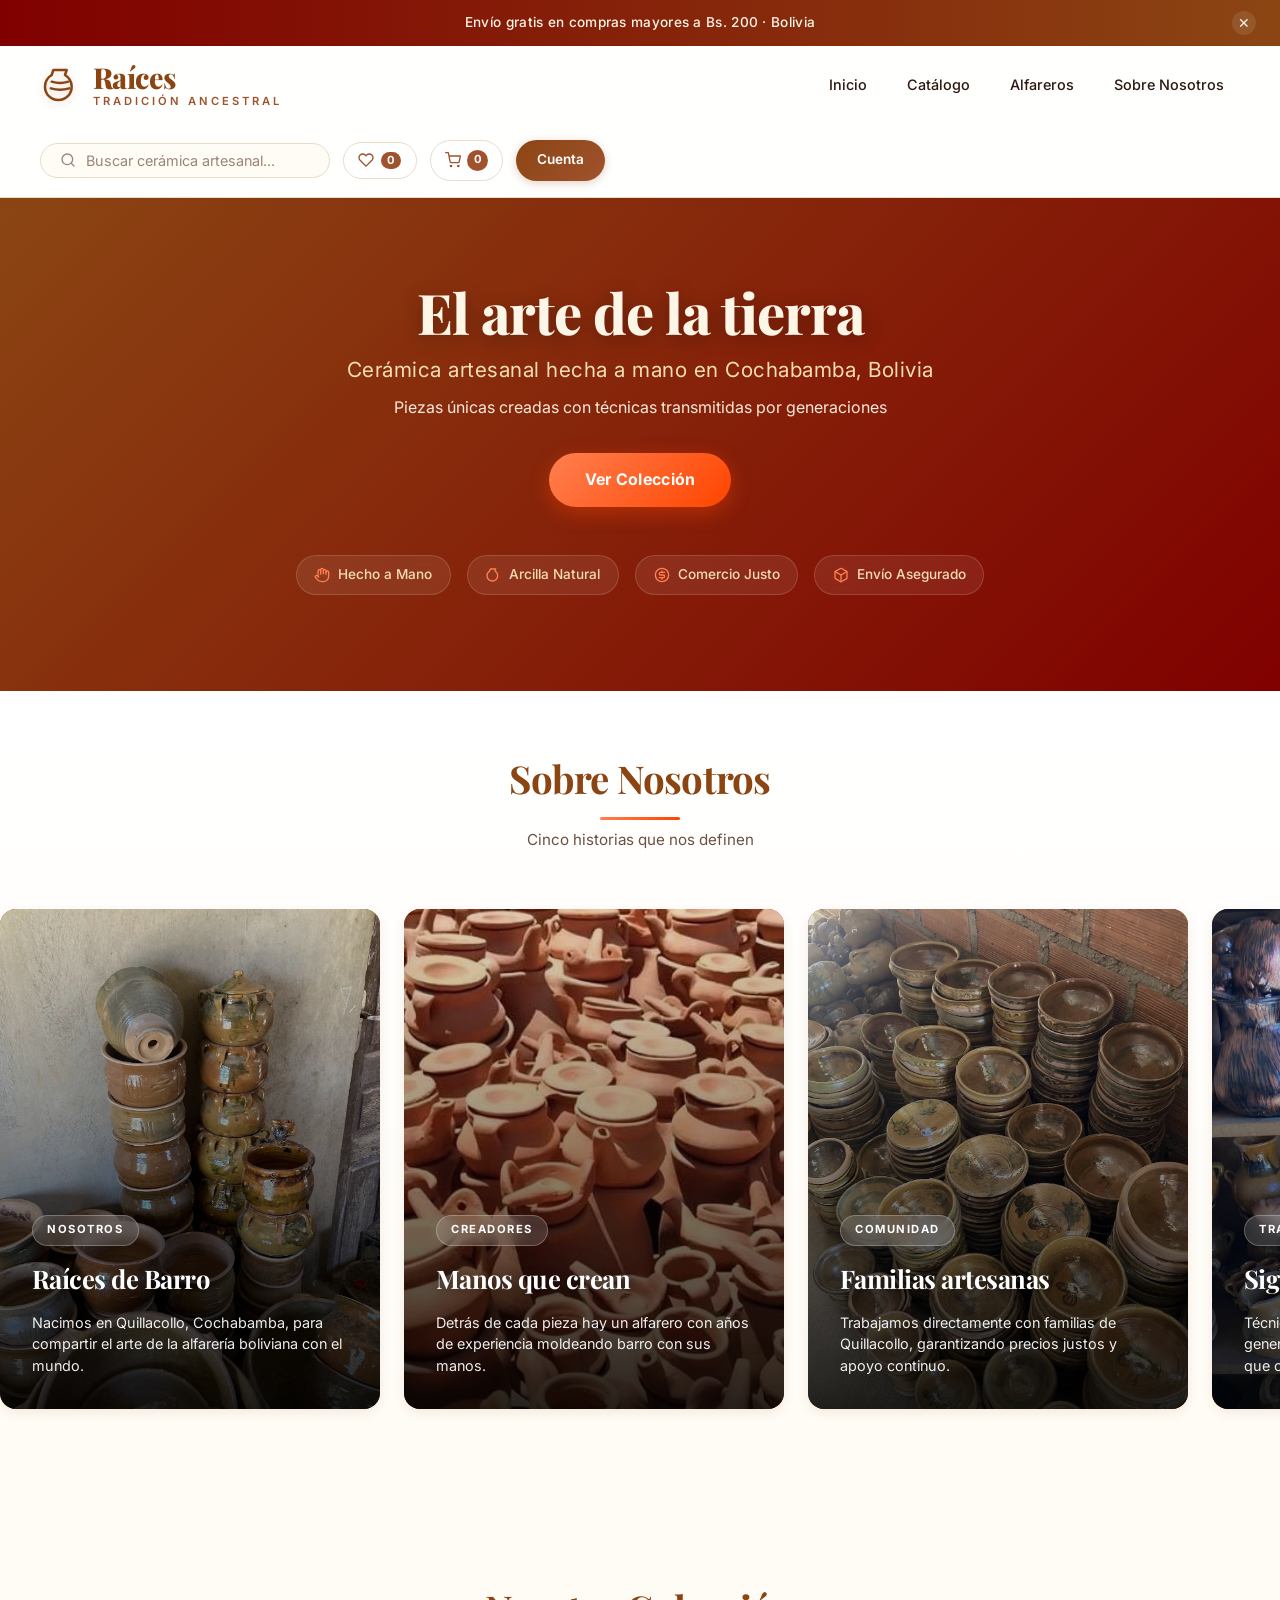
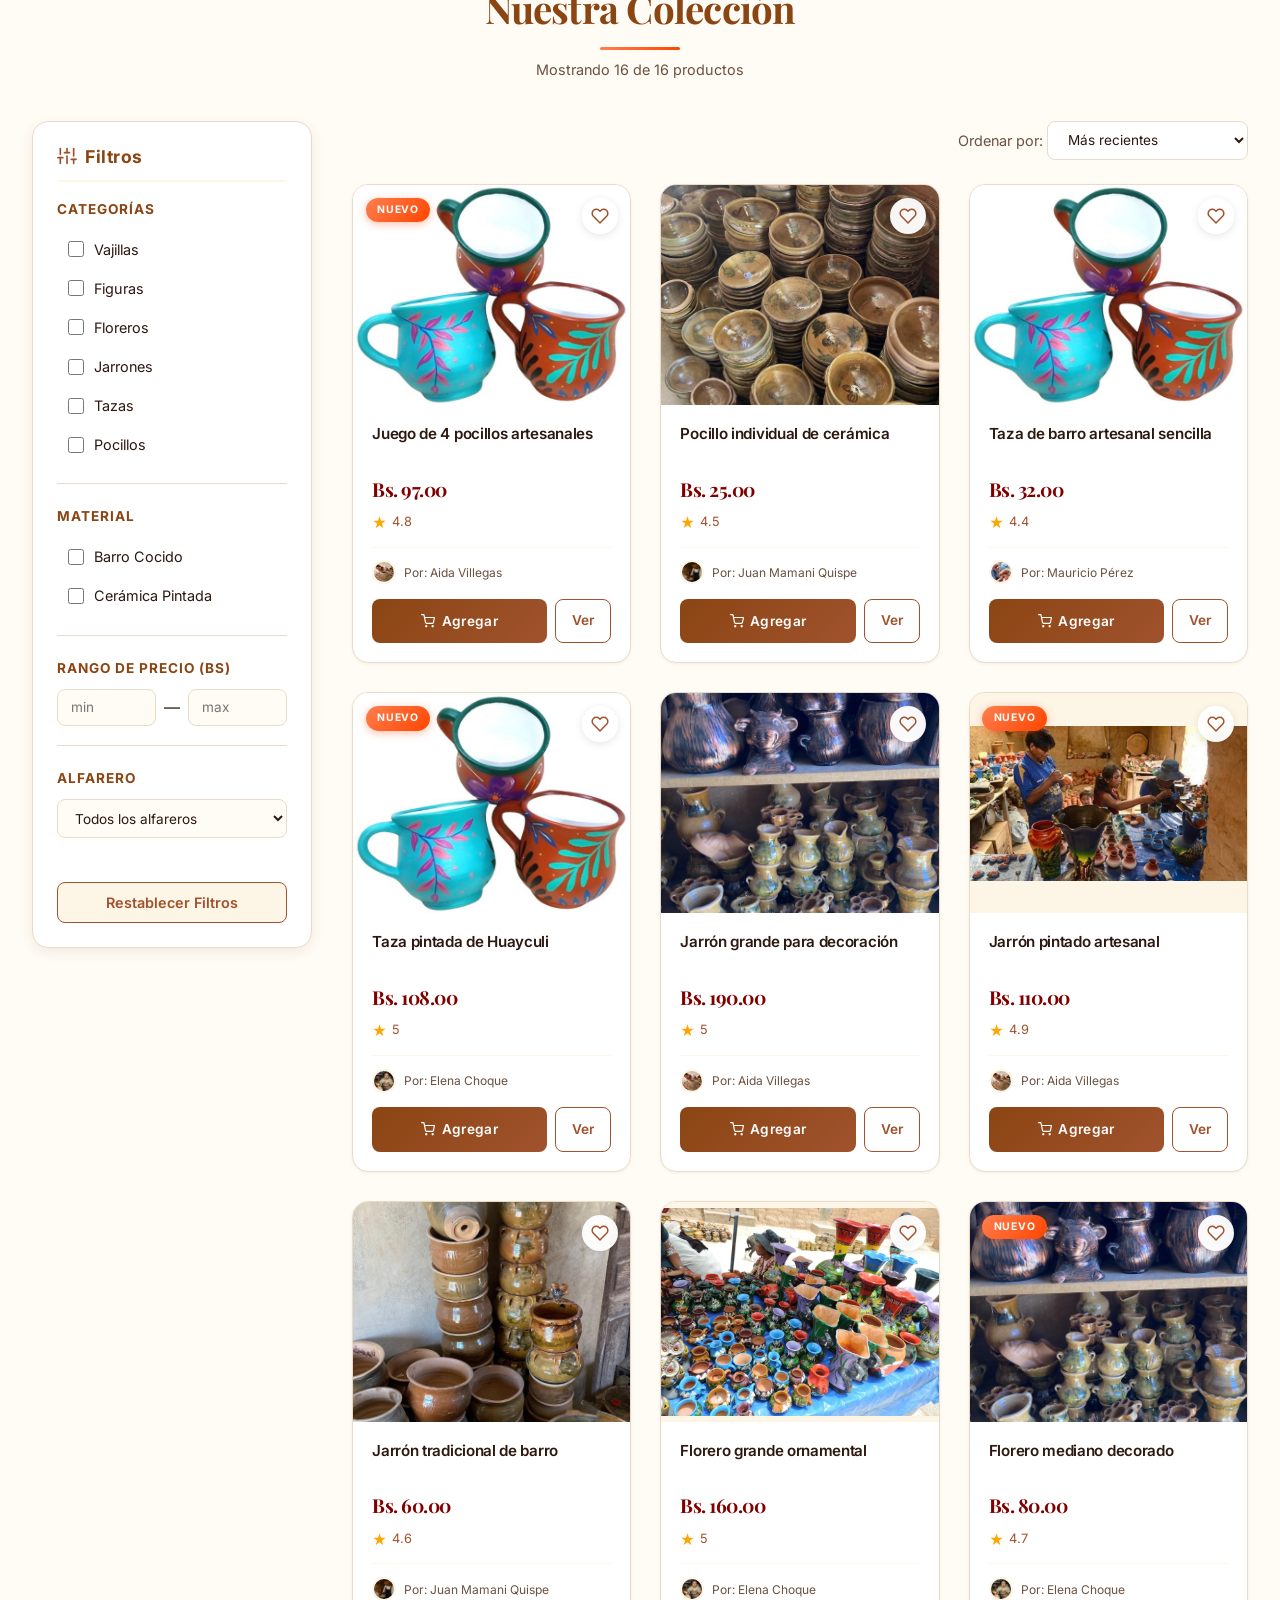
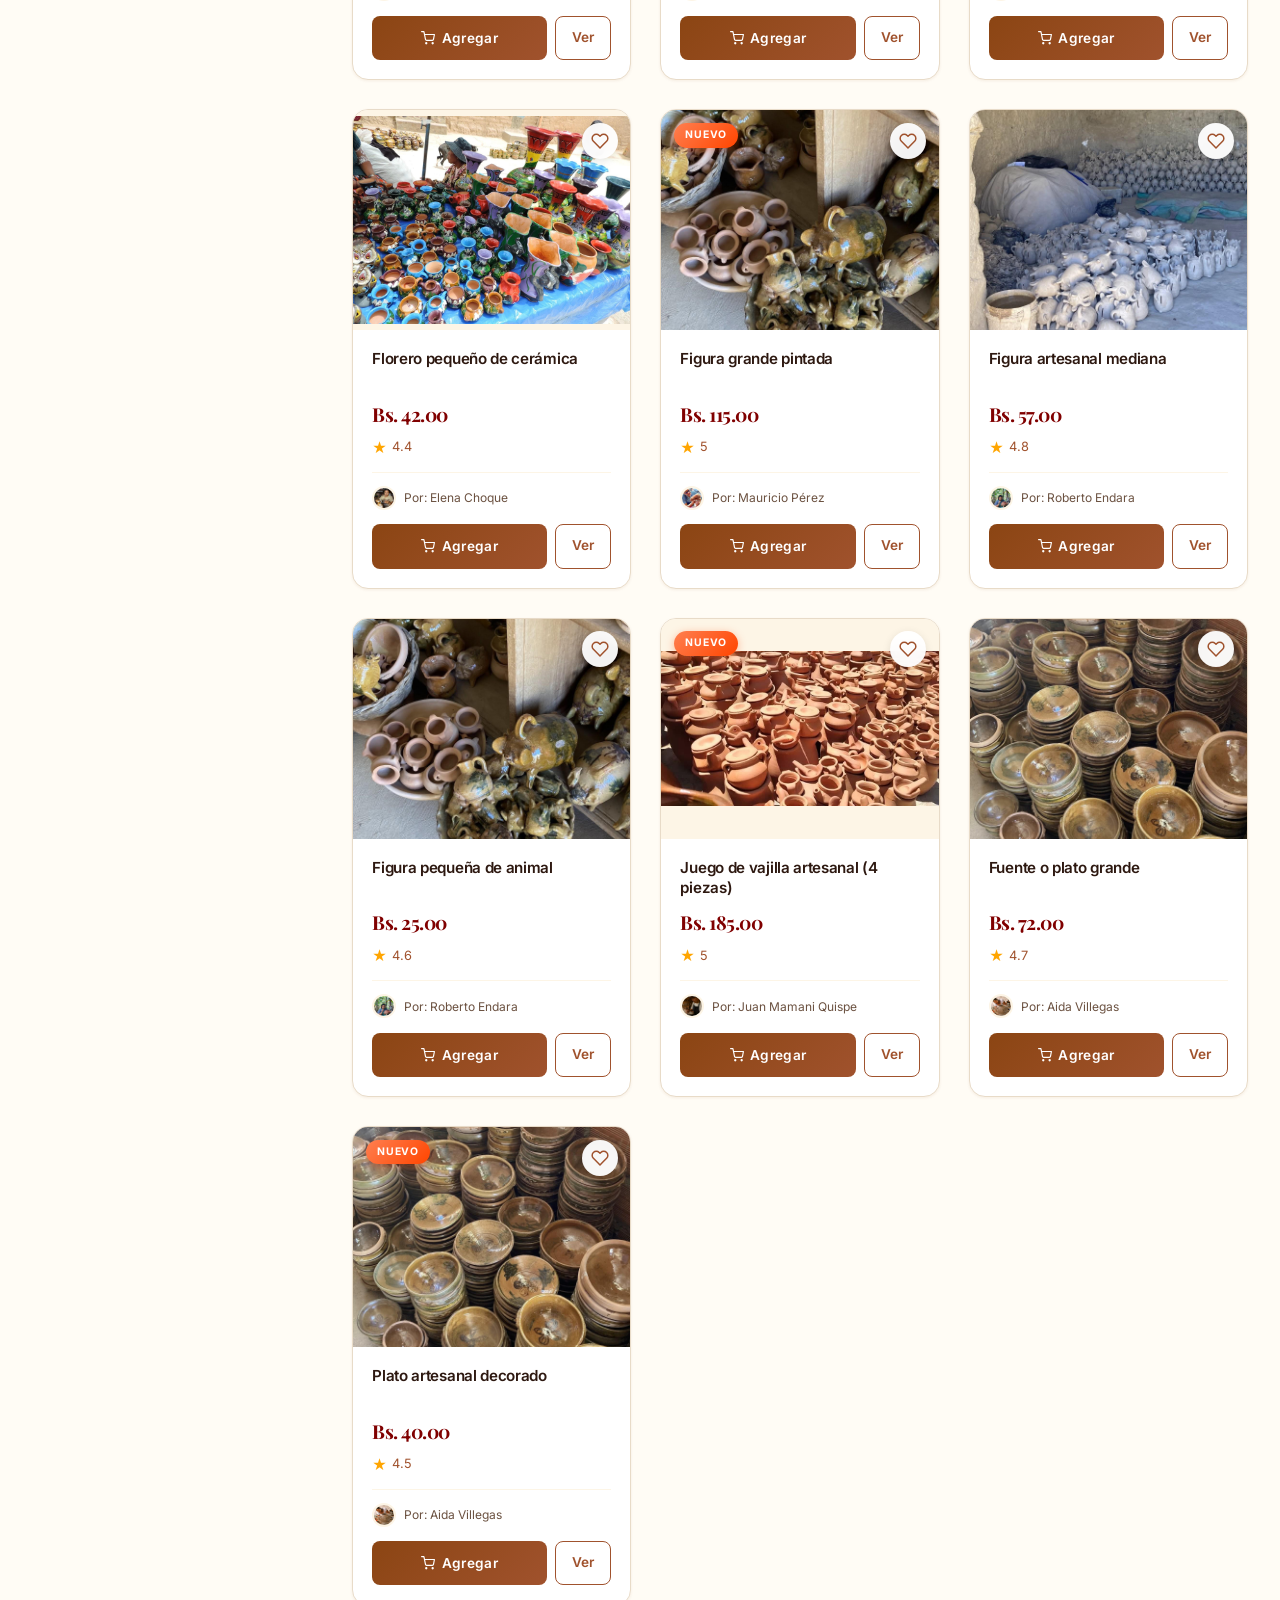
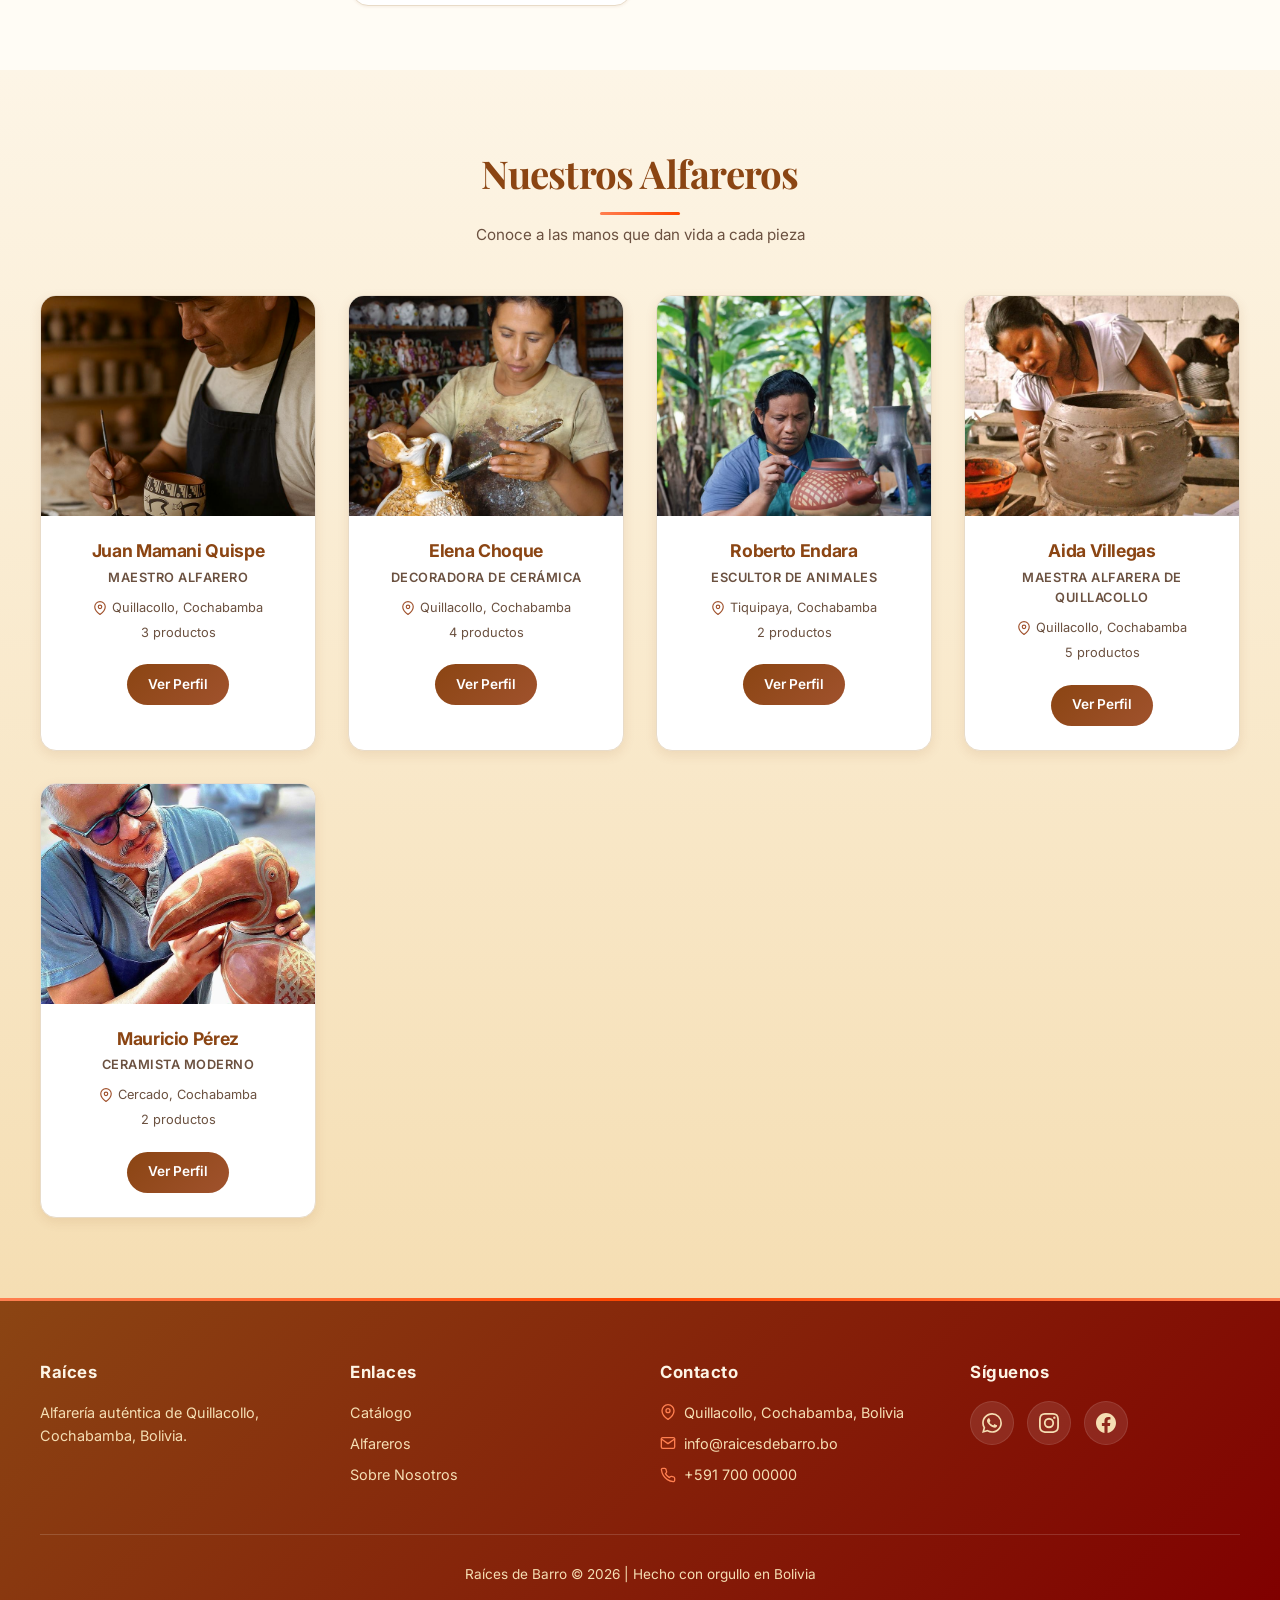
<file: index.html>
<!DOCTYPE html>
<html lang="es">
<head>
    <meta charset="UTF-8">
    <meta name="viewport" content="width=device-width, initial-scale=1.0">
    <title>Raíces de Barro| Alfarería de Quillacollo</title>
    <meta name="description" content="Cerámica artesanal boliviana hecha a mano en Quillacollo, Cochabamba. Vajillas, figuras, floreros, jarrones, tazas y pocillos.">
    <link rel="preconnect" href="https://fonts.googleapis.com">
    <link rel="preconnect" href="https://fonts.gstatic.com" crossorigin>
    <link href="https://fonts.googleapis.com/css2?family=Inter:wght@400;500;600;700;800&family=Playfair+Display:wght@600;700;800&display=swap" rel="stylesheet">
    <link rel="stylesheet" href="css/style.css">
</head>
<body>

    <!-- ===== BARRA SUPERIOR ===== -->
    <div class="top-bar">
        <span>Envío gratis en compras mayores a Bs. 200 · Bolivia</span>
        <button type="button" class="top-bar-close" id="cerrar-topbar" aria-label="Cerrar barra">✕</button>
    </div>

    <!-- ===== HEADER ===== -->
    <header class="header">
        <div class="header-izquierda">
            <a href="index.html" class="logo" aria-label="Raíces de Barro, ir al inicio">
                <svg class="logo-icono" viewBox="0 0 24 24" fill="none" stroke="currentColor" stroke-width="1.5" stroke-linecap="round" stroke-linejoin="round" aria-hidden="true">
                    <path d="M8 3h8l-1 3c2.5 1.5 4 4 4 7 0 4.5-3.5 8-8 8s-8-3.5-8-8c0-3 1.5-5.5 4-7L8 3z"/>
                    <path d="M7 10c3 1 7 1 10 0"/>
                    <path d="M6.5 14c3.5 1 7.5 1 11 0"/>
                </svg>
                <div class="logo-texto">
                    <span class="logo-titulo">Raíces</span>
                    <span class="logo-subtitulo">Tradición Ancestral</span>
                </div>
            </a>
        </div>

        <nav class="header-centro" aria-label="Navegación principal">
            <a href="#inicio" class="link-header">Inicio</a>
            <a href="#catalogo" class="link-header">Catálogo</a>
            <a href="#alfareros" class="link-header">Alfareros</a>
            <a href="#sobre" class="link-header">Sobre Nosotros</a>
        </nav>

        <div class="header-derecha">
            <div class="buscador-header">
                <svg class="icono-buscar" viewBox="0 0 24 24" fill="none" stroke="currentColor" stroke-width="2" stroke-linecap="round" stroke-linejoin="round" aria-hidden="true">
                    <circle cx="11" cy="11" r="8"/>
                    <line x1="21" y1="21" x2="16.65" y2="16.65"/>
                </svg>
                <input type="text" id="buscador" placeholder="Buscar cerámica artesanal..." aria-label="Buscar productos">
            </div>
            <button type="button" id="btn-favoritos" class="btn-header" title="Favoritos" aria-label="Ver favoritos">
                <svg viewBox="0 0 24 24" fill="none" stroke="currentColor" stroke-width="2" stroke-linecap="round" stroke-linejoin="round" aria-hidden="true">
                    <path d="M20.84 4.61a5.5 5.5 0 0 0-7.78 0L12 5.67l-1.06-1.06a5.5 5.5 0 0 0-7.78 7.78l1.06 1.06L12 21.23l7.78-7.78 1.06-1.06a5.5 5.5 0 0 0 0-7.78z"/>
                </svg>
                <span id="contador-favoritos">0</span>
            </button>
            <a href="carrito.html" class="btn-header" title="Carrito" aria-label="Ir al carrito">
                <svg viewBox="0 0 24 24" fill="none" stroke="currentColor" stroke-width="2" stroke-linecap="round" stroke-linejoin="round" aria-hidden="true">
                    <circle cx="9" cy="21" r="1"/>
                    <circle cx="20" cy="21" r="1"/>
                    <path d="M1 1h4l2.68 13.39a2 2 0 0 0 2 1.61h9.72a2 2 0 0 0 2-1.61L23 6H6"/>
                </svg>
                <span id="contador-carrito">0</span>
            </a>
            <a href="#" class="btn-registrar">Cuenta</a>
        </div>
    </header>

    <!-- ===== HERO ===== -->
    <!-- ===== HERO ===== -->
    <section id="inicio" class="hero">
        <div class="hero-contenido">
            <h1>El arte de la tierra</h1>
            <h2>Cerámica artesanal hecha a mano en Cochabamba, Bolivia</h2>
            <p>Piezas únicas creadas con técnicas transmitidas por generaciones</p>
            <a href="#catalogo" class="btn-hero">Ver Colección</a>
        </div>
        <div class="hero-beneficios">
            <div class="beneficio-mini">
                <svg viewBox="0 0 24 24" fill="none" stroke="currentColor" stroke-width="2" stroke-linecap="round" stroke-linejoin="round" aria-hidden="true">
                    <path d="M18 11V6a2 2 0 0 0-2-2v0a2 2 0 0 0-2 2v0"/>
                    <path d="M14 10V4a2 2 0 0 0-2-2v0a2 2 0 0 0-2 2v2"/>
                    <path d="M10 10.5V6a2 2 0 0 0-2-2v0a2 2 0 0 0-2 2v8"/>
                    <path d="M18 8a2 2 0 1 1 4 0v6a8 8 0 0 1-8 8h-2c-2.8 0-4.5-.86-5.99-2.34l-3.6-3.6a2 2 0 0 1 2.83-2.82L7 15"/>
                </svg>
                Hecho a Mano
            </div>
            <div class="beneficio-mini">
                <svg viewBox="0 0 24 24" fill="none" stroke="currentColor" stroke-width="2" stroke-linecap="round" stroke-linejoin="round" aria-hidden="true">
                    <path d="M8 3h8l-1 3c2.5 1.5 4 4 4 7 0 4.5-3.5 8-8 8s-8-3.5-8-8c0-3 1.5-5.5 4-7L8 3z"/>
                </svg>
                Arcilla Natural
            </div>
            <div class="beneficio-mini">
                <svg viewBox="0 0 24 24" fill="none" stroke="currentColor" stroke-width="2" stroke-linecap="round" stroke-linejoin="round" aria-hidden="true">
                    <circle cx="12" cy="12" r="10"/>
                    <path d="M16 8h-6a2 2 0 1 0 0 4h4a2 2 0 1 1 0 4H8"/>
                    <path d="M12 6v2m0 8v2"/>
                </svg>
                Comercio Justo
            </div>
            <div class="beneficio-mini">
                <svg viewBox="0 0 24 24" fill="none" stroke="currentColor" stroke-width="2" stroke-linecap="round" stroke-linejoin="round" aria-hidden="true">
                    <path d="M21 16V8a2 2 0 0 0-1-1.73l-7-4a2 2 0 0 0-2 0l-7 4A2 2 0 0 0 3 8v8a2 2 0 0 0 1 1.73l7 4a2 2 0 0 0 2 0l7-4A2 2 0 0 0 21 16z"/>
                    <polyline points="3.27 6.96 12 12.01 20.73 6.96"/>
                    <line x1="12" y1="22.08" x2="12" y2="12"/>
                </svg>
                Envío Asegurado
            </div>
        </div>
    </section>

    <!-- ===== SOBRE NOSOTROS - CARRUSEL ===== -->
    <section id="sobre" class="sobre-seccion">
        <div class="sobre-header">
            <h2>Sobre Nosotros</h2>
            <p class="sobre-subtitulo">Cinco historias que nos definen</p>
        </div>

        <div class="sobre-carrusel" role="region" aria-label="Carrusel de historias">
            <!-- CARD 1: SOBRE NOSOTROS -->
            <article class="sobre-card">
                <div class="sobre-card-imagen">
                    <img src="img/productos/Jarrón tradicional de barro.jpg" 
                         alt="Sobre Raíces de Barro" 
                         loading="lazy"
                         onerror="this.style.background='#8B4513'; this.alt='';">
                </div>
                <div class="sobre-card-overlay">
                    <span class="sobre-card-etiqueta">Nosotros</span>
                    <h3>Raíces de Barro</h3>
                    <p>Nacimos en Quillacollo, Cochabamba, para compartir el arte de la alfarería boliviana con el mundo.</p>
                </div>
            </article>

            <!-- CARD 2: CREADORES -->
            <article class="sobre-card">
                <div class="sobre-card-imagen">
                    <img src="img/productos/Juego de vajilla artesanal.jpg" 
                         alt="Creadores alfareros" 
                         loading="lazy"
                         onerror="this.style.background='#A0522D'; this.alt='';">
                </div>
                <div class="sobre-card-overlay">
                    <span class="sobre-card-etiqueta">Creadores</span>
                    <h3>Manos que crean</h3>
                    <p>Detrás de cada pieza hay un alfarero con años de experiencia moldeando barro con sus manos.</p>
                </div>
            </article>

            <!-- CARD 3: COMUNIDAD -->
            <article class="sobre-card">
                <div class="sobre-card-imagen">
                    <img src="img/productos/Plato artesanal decorado.jpg" 
                         alt="Comunidad artesana" 
                         loading="lazy"
                         onerror="this.style.background='#800000'; this.alt='';">
                </div>
                <div class="sobre-card-overlay">
                    <span class="sobre-card-etiqueta">Comunidad</span>
                    <h3>Familias artesanas</h3>
                    <p>Trabajamos directamente con familias de Quillacollo, garantizando precios justos y apoyo continuo.</p>
                </div>
            </article>

            <!-- CARD 4: TRADICIÓN -->
            <article class="sobre-card">
                <div class="sobre-card-imagen">
                    <img src="img/productos/Jarrón grande para decoración.jpg" 
                         alt="Tradición alfarera" 
                         loading="lazy"
                         onerror="this.style.background='#FF4500'; this.alt='';">
                </div>
                <div class="sobre-card-overlay">
                    <span class="sobre-card-etiqueta">Tradición</span>
                    <h3>Siglos de historia</h3>
                    <p>Técnicas ancestrales transmitidas de generación en generación, vivas en cada pieza que creamos.</p>
                </div>
            </article>

            <!-- CARD 5: PROCESO -->
            <article class="sobre-card">
                <div class="sobre-card-imagen">
                    <img src="img/productos/Fuente o plato grande.jpg" 
                         alt="Proceso artesanal" 
                         loading="lazy"
                         onerror="this.style.background='#8B4513'; this.alt='';">
                </div>
                <div class="sobre-card-overlay">
                    <span class="sobre-card-etiqueta">Proceso</span>
                    <h3>Del barro al arte</h3>
                    <p>Modelado, decorado y cocido a mano. Cada paso respeta el ritmo natural de la cerámica.</p>
                </div>
            </article>
        </div>
    </section>

    <!-- ===== CATÁLOGO ===== -->
    <section id="catalogo" class="catalogo-seccion">
        <div class="catalogo-header">
            <h2>Nuestra Colección</h2>
            <p id="contador-productos">Mostrando 16 de 16 productos</p>
        </div>

        <div class="catalogo-layout">
            <!-- FILTROS -->
            <aside class="filtros">
                <h3>
                    <svg viewBox="0 0 24 24" fill="none" stroke="currentColor" stroke-width="2" stroke-linecap="round" stroke-linejoin="round" aria-hidden="true">
                        <line x1="4" y1="21" x2="4" y2="14"/>
                        <line x1="4" y1="10" x2="4" y2="3"/>
                        <line x1="12" y1="21" x2="12" y2="12"/>
                        <line x1="12" y1="8" x2="12" y2="3"/>
                        <line x1="20" y1="21" x2="20" y2="16"/>
                        <line x1="20" y1="12" x2="20" y2="3"/>
                        <line x1="1" y1="14" x2="7" y2="14"/>
                        <line x1="9" y1="8" x2="15" y2="8"/>
                        <line x1="17" y1="16" x2="23" y2="16"/>
                    </svg>
                    Filtros
                </h3>

                <div class="filtro-grupo">
                    <h4>Categorías</h4>
                    <label><input type="checkbox" data-filtro="categoria" value="vajillas"> Vajillas</label>
                    <label><input type="checkbox" data-filtro="categoria" value="figuras"> Figuras</label>
                    <label><input type="checkbox" data-filtro="categoria" value="floreros"> Floreros</label>
                    <label><input type="checkbox" data-filtro="categoria" value="jarrones"> Jarrones</label>
                    <label><input type="checkbox" data-filtro="categoria" value="tazas"> Tazas</label>
                    <label><input type="checkbox" data-filtro="categoria" value="pocillos"> Pocillos</label>
                </div>

                <div class="filtro-grupo">
                    <h4>Material</h4>
                    <label><input type="checkbox" data-filtro="material" value="barro"> Barro Cocido</label>
                    <label><input type="checkbox" data-filtro="material" value="ceramica"> Cerámica Pintada</label>
                </div>

                <div class="filtro-grupo">
                    <h4>Rango de Precio (Bs)</h4>
                    <div class="rango-precio">
                        <input type="number" id="precio-min" placeholder="min" min="0" max="500" aria-label="Precio mínimo">
                        <span>—</span>
                        <input type="number" id="precio-max" placeholder="max" min="0" max="500" aria-label="Precio máximo">
                    </div>
                </div>

                <div class="filtro-grupo">
                    <h4>Alfarero</h4>
                    <select id="filtro-alfarero" aria-label="Filtrar por alfarero">
                        <option value="todos">Todos los alfareros</option>
                    </select>
                </div>

                <button type="button" id="limpiar-filtros" class="btn-limpiar">Restablecer Filtros</button>
            </aside>

            <!-- GRID PRODUCTOS -->
            <div class="productos-contenedor">
                <div class="ordenamiento">
                    <label>Ordenar por:
                        <select id="ordenar-por" aria-label="Ordenar productos">
                            <option value="recientes">Más recientes</option>
                            <option value="precio-asc">Precio: menor a mayor</option>
                            <option value="precio-desc">Precio: mayor a menor</option>
                            <option value="nombre">Nombre A-Z</option>
                        </select>
                    </label>
                </div>

                <div id="grid-productos" class="grid-productos"></div>
                <div id="paginacion" class="paginacion"></div>
            </div>
        </div>
    </section>

    <!-- ===== ALFAREROS ===== -->
    <section id="alfareros" class="alfareros-seccion">
        <div class="seccion-header">
            <h2>Nuestros Alfareros</h2>
            <p>Conoce a las manos que dan vida a cada pieza</p>
        </div>
        <div id="grid-alfareros" class="grid-alfareros"></div>
    </section>

    <!-- ===== FOOTER ===== -->
    <footer class="footer">
        <div class="footer-contenido">
            <div class="footer-columna">
                <h3>Raíces</h3>
                <p>Alfarería auténtica de Quillacollo, Cochabamba, Bolivia.</p>
            </div>
            <div class="footer-columna">
                <h3>Enlaces</h3>
                <a href="#catalogo">Catálogo</a>
                <a href="alfareros.html">Alfareros</a>
                <a href="#sobre">Sobre Nosotros</a>
            </div>
            <div class="footer-columna">
                <h3>Contacto</h3>
                <p class="contacto-linea">
                    <svg viewBox="0 0 24 24" fill="none" stroke="currentColor" stroke-width="2" stroke-linecap="round" stroke-linejoin="round" aria-hidden="true">
                        <path d="M21 10c0 7-9 13-9 13s-9-6-9-13a9 9 0 0 1 18 0z"/>
                        <circle cx="12" cy="10" r="3"/>
                    </svg>
                    Quillacollo, Cochabamba, Bolivia
                </p>
                <p class="contacto-linea">
                    <svg viewBox="0 0 24 24" fill="none" stroke="currentColor" stroke-width="2" stroke-linecap="round" stroke-linejoin="round" aria-hidden="true">
                        <path d="M4 4h16c1.1 0 2 .9 2 2v12c0 1.1-.9 2-2 2H4c-1.1 0-2-.9-2-2V6c0-1.1.9-2 2-2z"/>
                        <polyline points="22,6 12,13 2,6"/>
                    </svg>
                    info@raicesdebarro.bo
                </p>
                <p class="contacto-linea">
                    <svg viewBox="0 0 24 24" fill="none" stroke="currentColor" stroke-width="2" stroke-linecap="round" stroke-linejoin="round" aria-hidden="true">
                        <path d="M22 16.92v3a2 2 0 0 1-2.18 2 19.79 19.79 0 0 1-8.63-3.07 19.5 19.5 0 0 1-6-6 19.79 19.79 0 0 1-3.07-8.67A2 2 0 0 1 4.11 2h3a2 2 0 0 1 2 1.72 12.84 12.84 0 0 0 .7 2.81 2 2 0 0 1-.45 2.11L8.09 9.91a16 16 0 0 0 6 6l1.27-1.27a2 2 0 0 1 2.11-.45 12.84 12.84 0 0 0 2.81.7A2 2 0 0 1 22 16.92z"/>
                    </svg>
                    +591 700 00000
                </p>
            </div>
            <div class="footer-columna">
                <h3>Síguenos</h3>
                <div class="redes">
                    <a href="https://wa.me/59170000000" target="_blank" rel="noopener" title="WhatsApp" aria-label="WhatsApp">
                        <svg viewBox="0 0 24 24" fill="currentColor" aria-hidden="true"><path d="M17.472 14.382c-.297-.149-1.758-.867-2.03-.967-.273-.099-.471-.148-.67.15-.197.297-.767.966-.94 1.164-.173.199-.347.223-.644.075-.297-.15-1.255-.463-2.39-1.475-.883-.788-1.48-1.761-1.653-2.059-.173-.297-.018-.458.13-.606.134-.133.298-.347.446-.52.149-.174.198-.298.298-.497.099-.198.05-.371-.025-.52-.075-.149-.669-1.612-.916-2.207-.242-.579-.487-.5-.669-.51-.173-.008-.371-.01-.57-.01-.198 0-.52.074-.792.372-.272.297-1.04 1.016-1.04 2.479 0 1.462 1.065 2.875 1.213 3.074.149.198 2.096 3.2 5.077 4.487.709.306 1.262.489 1.694.625.712.227 1.36.195 1.871.118.571-.085 1.758-.719 2.006-1.413.248-.694.248-1.289.173-1.413-.074-.124-.272-.198-.57-.347m-5.421 7.403h-.004a9.87 9.87 0 01-5.031-1.378l-.361-.214-3.741.982.998-3.648-.235-.374a9.86 9.86 0 01-1.51-5.26c.001-5.45 4.436-9.884 9.888-9.884 2.64 0 5.122 1.03 6.988 2.898a9.825 9.825 0 012.893 6.994c-.003 5.45-4.437 9.884-9.885 9.884m8.413-18.297A11.815 11.815 0 0012.05 0C5.495 0 .16 5.335.157 11.892c0 2.096.547 4.142 1.588 5.945L.057 24l6.305-1.654a11.882 11.882 0 005.683 1.448h.005c6.554 0 11.89-5.335 11.893-11.893a11.821 11.821 0 00-3.48-8.413Z"/></svg>
                    </a>
                    <a href="https://instagram.com/raicesdebarro" target="_blank" rel="noopener" title="Instagram" aria-label="Instagram">
                        <svg viewBox="0 0 24 24" fill="currentColor" aria-hidden="true"><path d="M12 2.163c3.204 0 3.584.012 4.85.07 3.252.148 4.771 1.691 4.919 4.919.058 1.265.069 1.645.069 4.849 0 3.205-.012 3.584-.069 4.849-.149 3.225-1.664 4.771-4.919 4.919-1.266.058-1.644.07-4.85.07-3.204 0-3.584-.012-4.849-.07-3.26-.149-4.771-1.699-4.919-4.92-.058-1.265-.07-1.644-.07-4.849 0-3.204.013-3.583.07-4.849.149-3.227 1.664-4.771 4.919-4.919 1.266-.057 1.645-.069 4.849-.069zM12 0C8.741 0 8.333.014 7.053.072 2.695.272.273 2.69.073 7.052.014 8.333 0 8.741 0 12c0 3.259.014 3.668.072 4.948.2 4.358 2.618 6.78 6.98 6.98C8.333 23.986 8.741 24 12 24c3.259 0 3.668-.014 4.948-.072 4.354-.2 6.782-2.618 6.979-6.98.059-1.28.073-1.689.073-4.948 0-3.259-.014-3.667-.072-4.947-.196-4.354-2.617-6.78-6.979-6.98C15.668.014 15.259 0 12 0zm0 5.838a6.162 6.162 0 100 12.324 6.162 6.162 0 000-12.324zM12 16a4 4 0 110-8 4 4 0 010 8zm6.406-11.845a1.44 1.44 0 100 2.881 1.44 1.44 0 000-2.881z"/></svg>
                    </a>
                    <a href="https://facebook.com/raicesdebarro" target="_blank" rel="noopener" title="Facebook" aria-label="Facebook">
                        <svg viewBox="0 0 24 24" fill="currentColor" aria-hidden="true"><path d="M24 12.073c0-6.627-5.373-12-12-12s-12 5.373-12 12c0 5.99 4.388 10.954 10.125 11.854v-8.385H7.078v-3.47h3.047V9.43c0-3.007 1.792-4.669 4.533-4.669 1.312 0 2.686.235 2.686.235v2.953H15.83c-1.491 0-1.956.925-1.956 1.874v2.25h3.328l-.532 3.47h-2.796v8.385C19.612 23.027 24 18.062 24 12.073z"/></svg>
                    </a>
                </div>
            </div>
        </div>
        <div class="footer-bottom">
            <p>Raíces de Barro © 2026 | Hecho con orgullo en Bolivia</p>
        </div>
    </footer>

    <!-- ===== TOASTS ===== -->
    <div id="toast-container" class="toast-container"></div>

    <!-- ===== SCRIPTS ===== -->
    <script src="js/utils.js"></script>
    <script src="js/alfareros.js"></script>
    <script src="js/productos.js"></script>
    <script src="js/script.js"></script>

</body>
</html>
</file>
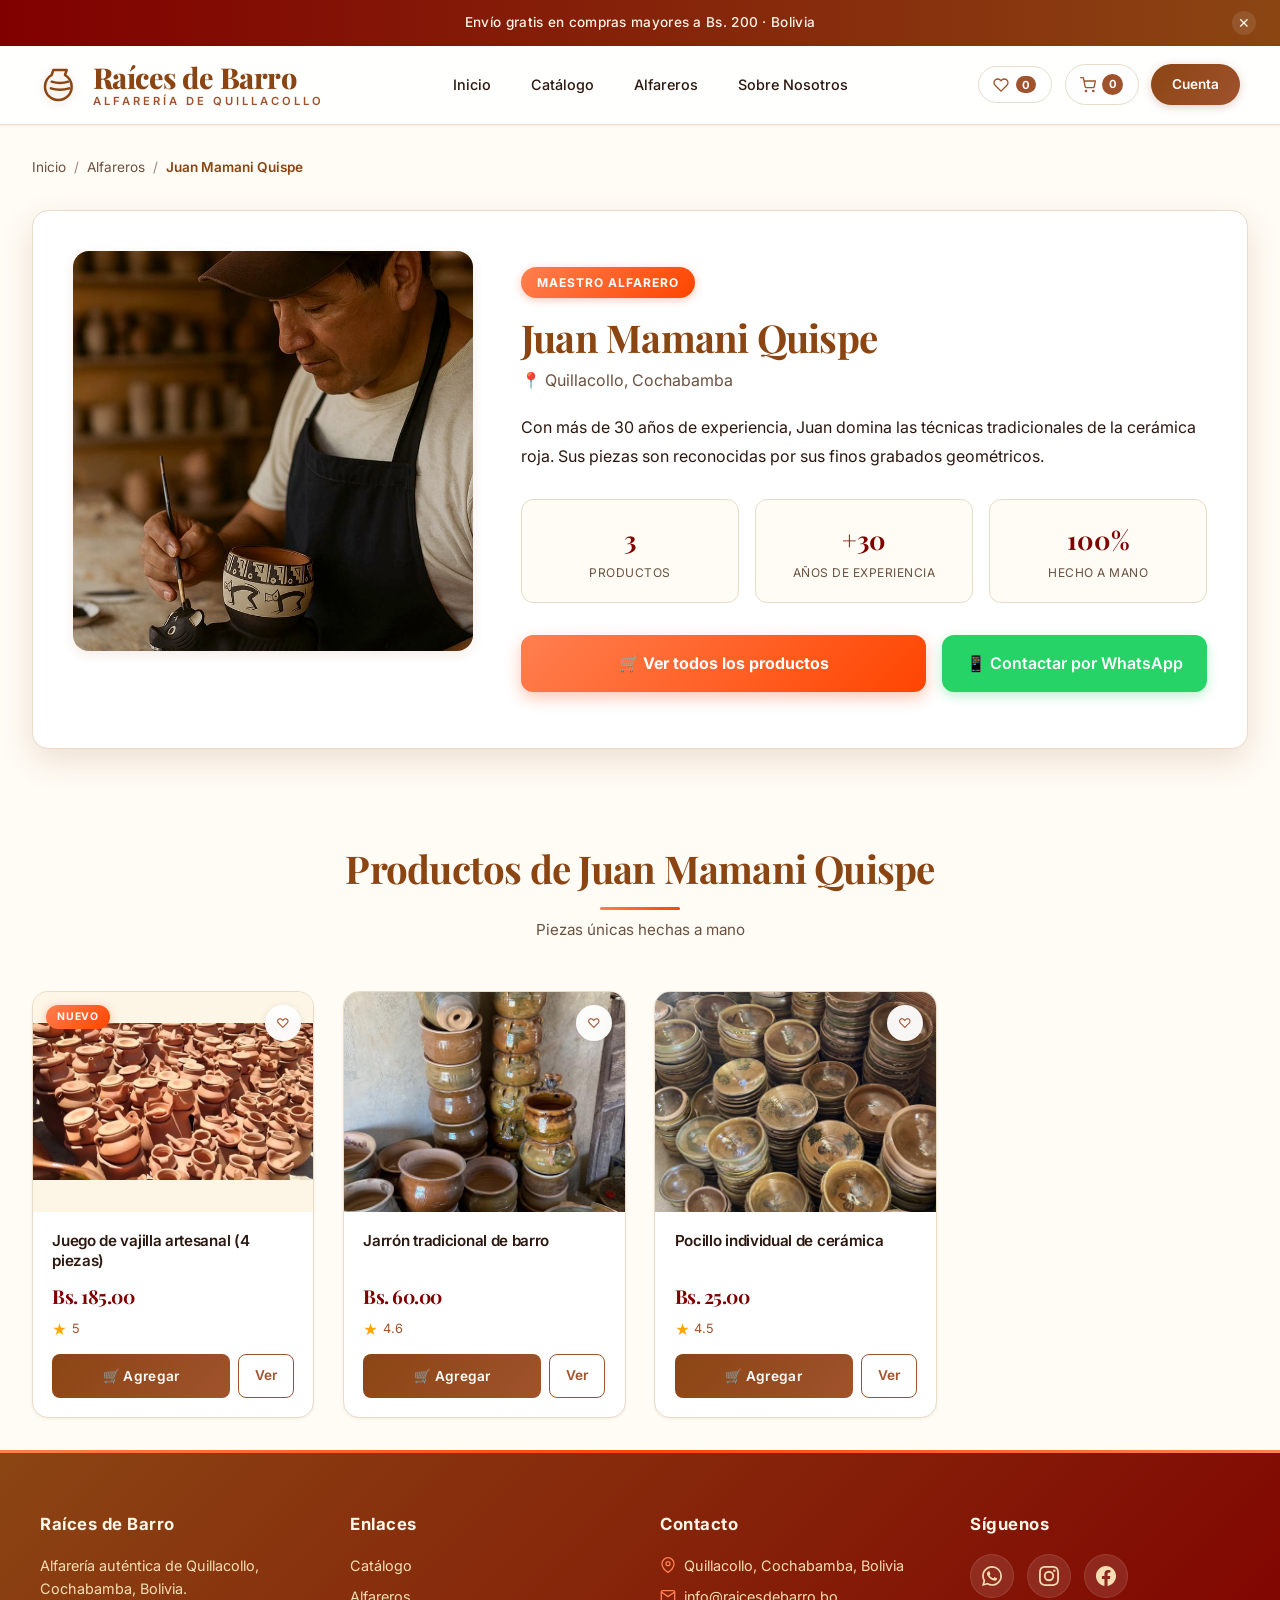
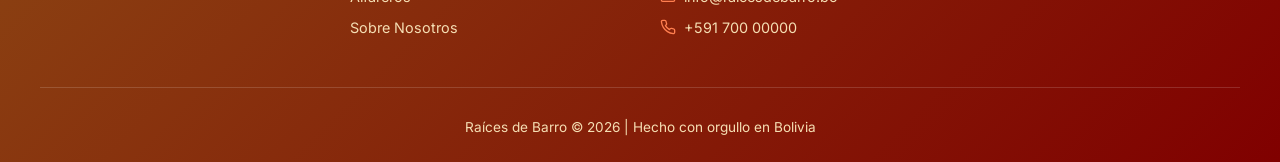
<file: alfarero.html>
<!DOCTYPE html>
<html lang="es">
<head>
    <meta charset="UTF-8">
    <meta name="viewport" content="width=device-width, initial-scale=1.0">
    <title>Perfil del Alfarero | Raíces de Barro</title>
    <meta name="description" content="Perfil del alfarero artesano de Quillacollo.">
    <link rel="preconnect" href="https://fonts.googleapis.com">
    <link rel="preconnect" href="https://fonts.gstatic.com" crossorigin>
    <link href="https://fonts.googleapis.com/css2?family=Inter:wght@400;500;600;700;800&family=Playfair+Display:wght@600;700;800&display=swap" rel="stylesheet">
    <link rel="stylesheet" href="css/style.css">
</head>
<body>

    <div class="top-bar">
        <span>Envío gratis en compras mayores a Bs. 200 · Bolivia</span>
        <button type="button" class="top-bar-close" id="cerrar-topbar" aria-label="Cerrar barra">✕</button>
    </div>

    <header class="header">
        <div class="header-izquierda">
            <a href="index.html" class="logo" aria-label="Raíces de Barro, ir al inicio">
                <svg class="logo-icono" viewBox="0 0 24 24" fill="none" stroke="currentColor" stroke-width="1.5" stroke-linecap="round" stroke-linejoin="round" aria-hidden="true">
                    <path d="M8 3h8l-1 3c2.5 1.5 4 4 4 7 0 4.5-3.5 8-8 8s-8-3.5-8-8c0-3 1.5-5.5 4-7L8 3z"/>
                    <path d="M7 10c3 1 7 1 10 0"/>
                    <path d="M6.5 14c3.5 1 7.5 1 11 0"/>
                </svg>
                <div class="logo-texto">
                    <span class="logo-titulo">Raíces de Barro</span>
                    <span class="logo-subtitulo">Alfarería de Quillacollo</span>
                </div>
            </a>
        </div>

        <nav class="header-centro" aria-label="Navegación principal">
            <a href="index.html" class="link-header">Inicio</a>
            <a href="index.html#catalogo" class="link-header">Catálogo</a>
            <a href="alfareros.html" class="link-header">Alfareros</a>
            <a href="index.html#sobre" class="link-header">Sobre Nosotros</a>
        </nav>

        <div class="header-derecha">
            <button type="button" id="btn-favoritos" class="btn-header" title="Favoritos" aria-label="Ver favoritos">
                <svg viewBox="0 0 24 24" fill="none" stroke="currentColor" stroke-width="2" stroke-linecap="round" stroke-linejoin="round" aria-hidden="true">
                    <path d="M20.84 4.61a5.5 5.5 0 0 0-7.78 0L12 5.67l-1.06-1.06a5.5 5.5 0 0 0-7.78 7.78l1.06 1.06L12 21.23l7.78-7.78 1.06-1.06a5.5 5.5 0 0 0 0-7.78z"/>
                </svg>
                <span id="contador-favoritos">0</span>
            </button>
            <a href="carrito.html" class="btn-header" title="Carrito" aria-label="Ir al carrito">
                <svg viewBox="0 0 24 24" fill="none" stroke="currentColor" stroke-width="2" stroke-linecap="round" stroke-linejoin="round" aria-hidden="true">
                    <circle cx="9" cy="21" r="1"/>
                    <circle cx="20" cy="21" r="1"/>
                    <path d="M1 1h4l2.68 13.39a2 2 0 0 0 2 1.61h9.72a2 2 0 0 0 2-1.61L23 6H6"/>
                </svg>
                <span id="contador-carrito">0</span>
            </a>
            <a href="#" class="btn-registrar">Cuenta</a>
        </div>
    </header>

    <main class="perfil-main">

        <nav class="breadcrumb-nav" aria-label="Migas de pan">
            <a href="index.html">Inicio</a>
            <span class="breadcrumb-sep">/</span>
            <a href="alfareros.html">Alfareros</a>
            <span class="breadcrumb-sep">/</span>
            <span id="breadcrumb-alfarero" class="breadcrumb-actual">Alfarero</span>
        </nav>

        <section class="perfil-hero" id="perfil-hero"></section>

        <section class="perfil-productos">
            <div class="seccion-header">
                <h2>Productos de <span id="nombre-alfarero-productos">este alfarero</span></h2>
                <p>Piezas únicas hechas a mano</p>
            </div>
            <div id="grid-productos-alfarero" class="grid-productos"></div>
        </section>

    </main>

    <footer class="footer">
        <div class="footer-contenido">
            <div class="footer-columna">
                <h3>Raíces de Barro</h3>
                <p>Alfarería auténtica de Quillacollo, Cochabamba, Bolivia.</p>
            </div>
            <div class="footer-columna">
                <h3>Enlaces</h3>
                <a href="index.html#catalogo">Catálogo</a>
                <a href="alfareros.html">Alfareros</a>
                <a href="index.html#sobre">Sobre Nosotros</a>
            </div>
            <div class="footer-columna">
                <h3>Contacto</h3>
                <p class="contacto-linea">
                    <svg viewBox="0 0 24 24" fill="none" stroke="currentColor" stroke-width="2" stroke-linecap="round" stroke-linejoin="round" aria-hidden="true">
                        <path d="M21 10c0 7-9 13-9 13s-9-6-9-13a9 9 0 0 1 18 0z"/>
                        <circle cx="12" cy="10" r="3"/>
                    </svg>
                    Quillacollo, Cochabamba, Bolivia
                </p>
                <p class="contacto-linea">
                    <svg viewBox="0 0 24 24" fill="none" stroke="currentColor" stroke-width="2" stroke-linecap="round" stroke-linejoin="round" aria-hidden="true">
                        <path d="M4 4h16c1.1 0 2 .9 2 2v12c0 1.1-.9 2-2 2H4c-1.1 0-2-.9-2-2V6c0-1.1.9-2 2-2z"/>
                        <polyline points="22,6 12,13 2,6"/>
                    </svg>
                    info@raicesdebarro.bo
                </p>
                <p class="contacto-linea">
                    <svg viewBox="0 0 24 24" fill="none" stroke="currentColor" stroke-width="2" stroke-linecap="round" stroke-linejoin="round" aria-hidden="true">
                        <path d="M22 16.92v3a2 2 0 0 1-2.18 2 19.79 19.79 0 0 1-8.63-3.07 19.5 19.5 0 0 1-6-6 19.79 19.79 0 0 1-3.07-8.67A2 2 0 0 1 4.11 2h3a2 2 0 0 1 2 1.72 12.84 12.84 0 0 0 .7 2.81 2 2 0 0 1-.45 2.11L8.09 9.91a16 16 0 0 0 6 6l1.27-1.27a2 2 0 0 1 2.11-.45 12.84 12.84 0 0 0 2.81.7A2 2 0 0 1 22 16.92z"/>
                    </svg>
                    +591 700 00000
                </p>
            </div>
            <div class="footer-columna">
                <h3>Síguenos</h3>
                <div class="redes">
                    <a href="https://wa.me/59170000000" target="_blank" rel="noopener" title="WhatsApp" aria-label="WhatsApp">
                        <svg viewBox="0 0 24 24" fill="currentColor" aria-hidden="true"><path d="M17.472 14.382c-.297-.149-1.758-.867-2.03-.967-.273-.099-.471-.148-.67.15-.197.297-.767.966-.94 1.164-.173.199-.347.223-.644.075-.297-.15-1.255-.463-2.39-1.475-.883-.788-1.48-1.761-1.653-2.059-.173-.297-.018-.458.13-.606.134-.133.298-.347.446-.52.149-.174.198-.298.298-.497.099-.198.05-.371-.025-.52-.075-.149-.669-1.612-.916-2.207-.242-.579-.487-.5-.669-.51-.173-.008-.371-.01-.57-.01-.198 0-.52.074-.792.372-.272.297-1.04 1.016-1.04 2.479 0 1.462 1.065 2.875 1.213 3.074.149.198 2.096 3.2 5.077 4.487.709.306 1.262.489 1.694.625.712.227 1.36.195 1.871.118.571-.085 1.758-.719 2.006-1.413.248-.694.248-1.289.173-1.413-.074-.124-.272-.198-.57-.347m-5.421 7.403h-.004a9.87 9.87 0 01-5.031-1.378l-.361-.214-3.741.982.998-3.648-.235-.374a9.86 9.86 0 01-1.51-5.26c.001-5.45 4.436-9.884 9.888-9.884 2.64 0 5.122 1.03 6.988 2.898a9.825 9.825 0 012.893 6.994c-.003 5.45-4.437 9.884-9.885 9.884m8.413-18.297A11.815 11.815 0 0012.05 0C5.495 0 .16 5.335.157 11.892c0 2.096.547 4.142 1.588 5.945L.057 24l6.305-1.654a11.882 11.882 0 005.683 1.448h.005c6.554 0 11.89-5.335 11.893-11.893a11.821 11.821 0 00-3.48-8.413Z"/></svg>
                    </a>
                    <a href="https://instagram.com/raicesdebarro" target="_blank" rel="noopener" title="Instagram" aria-label="Instagram">
                        <svg viewBox="0 0 24 24" fill="currentColor" aria-hidden="true"><path d="M12 2.163c3.204 0 3.584.012 4.85.07 3.252.148 4.771 1.691 4.919 4.919.058 1.265.069 1.645.069 4.849 0 3.205-.012 3.584-.069 4.849-.149 3.225-1.664 4.771-4.919 4.919-1.266.058-1.644.07-4.85.07-3.204 0-3.584-.012-4.849-.07-3.26-.149-4.771-1.699-4.919-4.92-.058-1.265-.07-1.644-.07-4.849 0-3.204.013-3.583.07-4.849.149-3.227 1.664-4.771 4.919-4.919 1.266-.057 1.645-.069 4.849-.069zM12 0C8.741 0 8.333.014 7.053.072 2.695.272.273 2.69.073 7.052.014 8.333 0 8.741 0 12c0 3.259.014 3.668.072 4.948.2 4.358 2.618 6.78 6.98 6.98C8.333 23.986 8.741 24 12 24c3.259 0 3.668-.014 4.948-.072 4.354-.2 6.782-2.618 6.979-6.98.059-1.28.073-1.689.073-4.948 0-3.259-.014-3.667-.072-4.947-.196-4.354-2.617-6.78-6.979-6.98C15.668.014 15.259 0 12 0zm0 5.838a6.162 6.162 0 100 12.324 6.162 6.162 0 000-12.324zM12 16a4 4 0 110-8 4 4 0 010 8zm6.406-11.845a1.44 1.44 0 100 2.881 1.44 1.44 0 000-2.881z"/></svg>
                    </a>
                    <a href="https://facebook.com/raicesdebarro" target="_blank" rel="noopener" title="Facebook" aria-label="Facebook">
                        <svg viewBox="0 0 24 24" fill="currentColor" aria-hidden="true"><path d="M24 12.073c0-6.627-5.373-12-12-12s-12 5.373-12 12c0 5.99 4.388 10.954 10.125 11.854v-8.385H7.078v-3.47h3.047V9.43c0-3.007 1.792-4.669 4.533-4.669 1.312 0 2.686.235 2.686.235v2.953H15.83c-1.491 0-1.956.925-1.956 1.874v2.25h3.328l-.532 3.47h-2.796v8.385C19.612 23.027 24 18.062 24 12.073z"/></svg>
                    </a>
                </div>
            </div>
        </div>
        <div class="footer-bottom">
            <p>Raíces de Barro © 2026 | Hecho con orgullo en Bolivia</p>
        </div>
    </footer>

    <div id="toast-container" class="toast-container"></div>

    <script src="js/utils.js"></script>
    <script src="js/alfareros.js"></script>
    <script src="js/productos.js"></script>
    <script src="js/alfarero-page.js"></script>

</body>
</html>
</file>
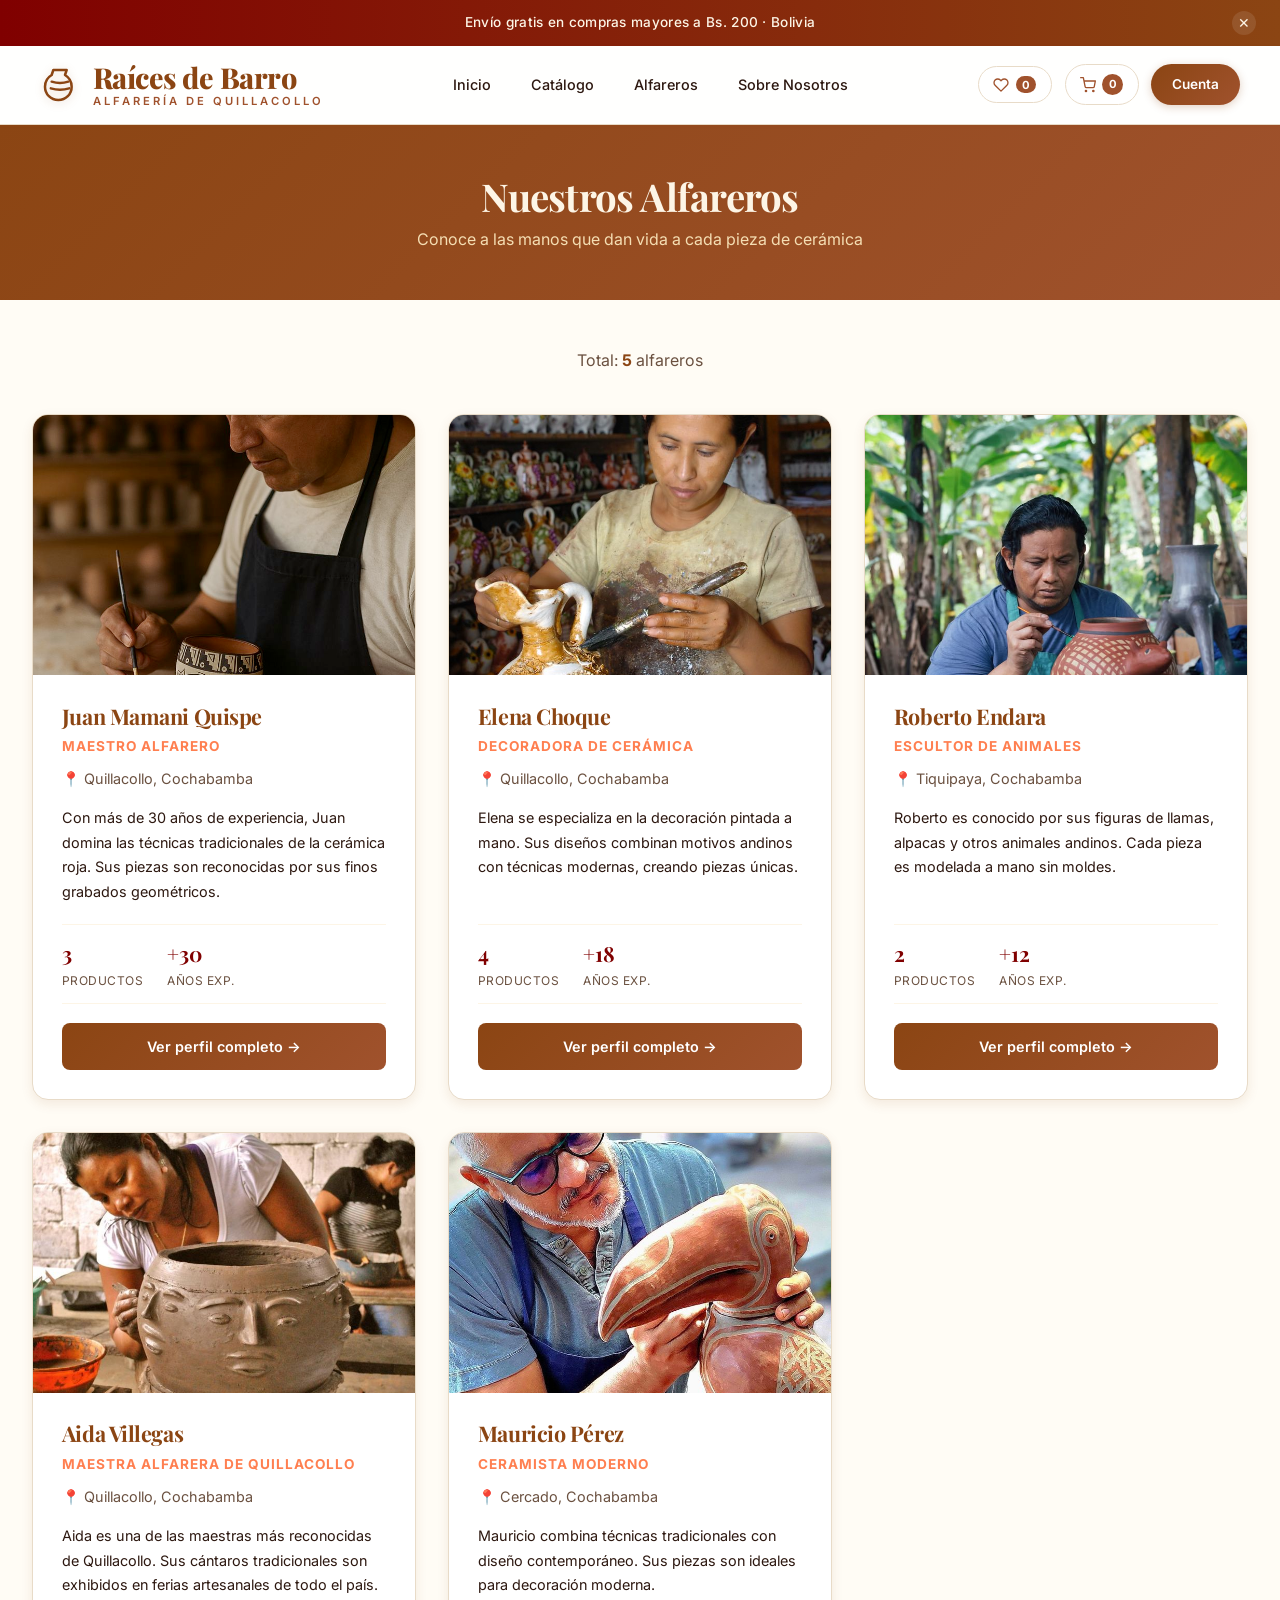
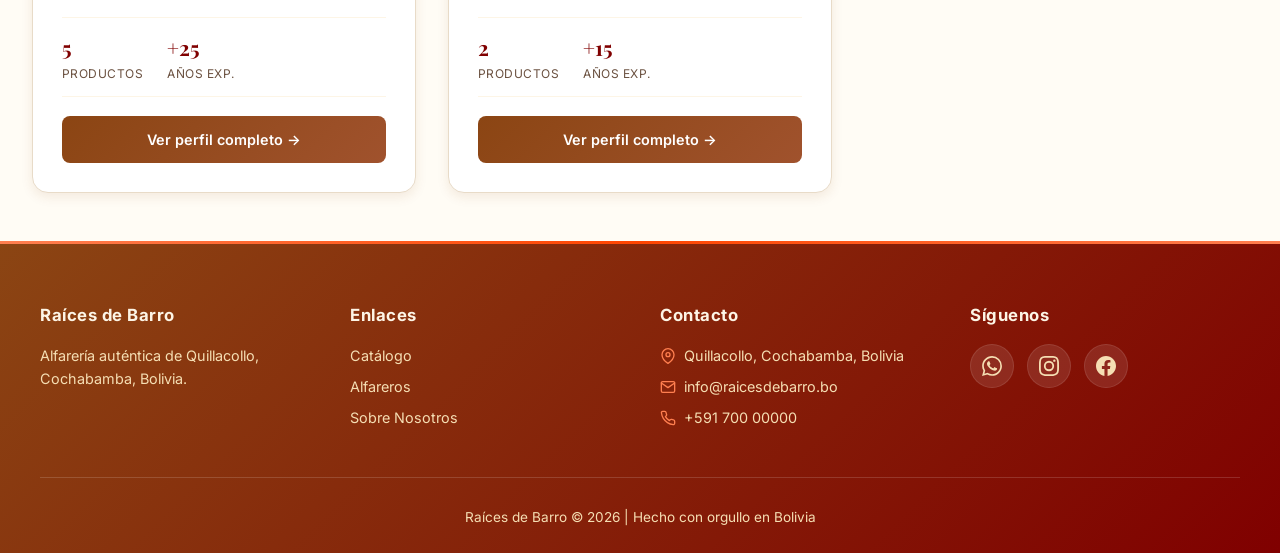
<file: alfareros.html>
<!DOCTYPE html>
<html lang="es">
<head>
    <meta charset="UTF-8">
    <meta name="viewport" content="width=device-width, initial-scale=1.0">
    <title>Alfareros | Raíces de Barro</title>
    <meta name="description" content="Conoce a los artesanos alfareros de Quillacollo, Cochabamba.">
    <link rel="preconnect" href="https://fonts.googleapis.com">
    <link rel="preconnect" href="https://fonts.gstatic.com" crossorigin>
    <link href="https://fonts.googleapis.com/css2?family=Inter:wght@400;500;600;700;800&family=Playfair+Display:wght@600;700;800&display=swap" rel="stylesheet">
    <link rel="stylesheet" href="css/style.css">
</head>
<body>

    <div class="top-bar">
        <span>Envío gratis en compras mayores a Bs. 200 · Bolivia</span>
        <button type="button" class="top-bar-close" id="cerrar-topbar" aria-label="Cerrar barra">✕</button>
    </div>

    <header class="header">
        <div class="header-izquierda">
            <a href="index.html" class="logo" aria-label="Raíces de Barro, ir al inicio">
                <svg class="logo-icono" viewBox="0 0 24 24" fill="none" stroke="currentColor" stroke-width="1.5" stroke-linecap="round" stroke-linejoin="round" aria-hidden="true">
                    <path d="M8 3h8l-1 3c2.5 1.5 4 4 4 7 0 4.5-3.5 8-8 8s-8-3.5-8-8c0-3 1.5-5.5 4-7L8 3z"/>
                    <path d="M7 10c3 1 7 1 10 0"/>
                    <path d="M6.5 14c3.5 1 7.5 1 11 0"/>
                </svg>
                <div class="logo-texto">
                    <span class="logo-titulo">Raíces de Barro</span>
                    <span class="logo-subtitulo">Alfarería de Quillacollo</span>
                </div>
            </a>
        </div>

        <nav class="header-centro" aria-label="Navegación principal">
            <a href="index.html" class="link-header">Inicio</a>
            <a href="index.html#catalogo" class="link-header">Catálogo</a>
            <a href="alfareros.html" class="link-header">Alfareros</a>
            <a href="index.html#sobre" class="link-header">Sobre Nosotros</a>
        </nav>

        <div class="header-derecha">
            <button type="button" id="btn-favoritos" class="btn-header" title="Favoritos" aria-label="Ver favoritos">
                <svg viewBox="0 0 24 24" fill="none" stroke="currentColor" stroke-width="2" stroke-linecap="round" stroke-linejoin="round" aria-hidden="true">
                    <path d="M20.84 4.61a5.5 5.5 0 0 0-7.78 0L12 5.67l-1.06-1.06a5.5 5.5 0 0 0-7.78 7.78l1.06 1.06L12 21.23l7.78-7.78 1.06-1.06a5.5 5.5 0 0 0 0-7.78z"/>
                </svg>
                <span id="contador-favoritos">0</span>
            </button>
            <a href="carrito.html" class="btn-header" title="Carrito" aria-label="Ir al carrito">
                <svg viewBox="0 0 24 24" fill="none" stroke="currentColor" stroke-width="2" stroke-linecap="round" stroke-linejoin="round" aria-hidden="true">
                    <circle cx="9" cy="21" r="1"/>
                    <circle cx="20" cy="21" r="1"/>
                    <path d="M1 1h4l2.68 13.39a2 2 0 0 0 2 1.61h9.72a2 2 0 0 0 2-1.61L23 6H6"/>
                </svg>
                <span id="contador-carrito">0</span>
            </a>
            <a href="#" class="btn-registrar">Cuenta</a>
        </div>
    </header>

    <section class="hero-mini">
        <div class="hero-mini-contenido">
            <h1>Nuestros Alfareros</h1>
            <p>Conoce a las manos que dan vida a cada pieza de cerámica</p>
        </div>
    </section>

    <main class="alfareros-main">
        <div class="alfareros-info">
            <p class="alfareros-total">Total: <strong id="total-alfareros">5</strong> alfareros</p>
        </div>

        <div id="grid-alfareros-full" class="grid-alfareros-full"></div>
    </main>

    <footer class="footer">
        <div class="footer-contenido">
            <div class="footer-columna">
                <h3>Raíces de Barro</h3>
                <p>Alfarería auténtica de Quillacollo, Cochabamba, Bolivia.</p>
            </div>
            <div class="footer-columna">
                <h3>Enlaces</h3>
                <a href="index.html#catalogo">Catálogo</a>
                <a href="alfareros.html">Alfareros</a>
                <a href="index.html#sobre">Sobre Nosotros</a>
            </div>
            <div class="footer-columna">
                <h3>Contacto</h3>
                <p class="contacto-linea">
                    <svg viewBox="0 0 24 24" fill="none" stroke="currentColor" stroke-width="2" stroke-linecap="round" stroke-linejoin="round" aria-hidden="true">
                        <path d="M21 10c0 7-9 13-9 13s-9-6-9-13a9 9 0 0 1 18 0z"/>
                        <circle cx="12" cy="10" r="3"/>
                    </svg>
                    Quillacollo, Cochabamba, Bolivia
                </p>
                <p class="contacto-linea">
                    <svg viewBox="0 0 24 24" fill="none" stroke="currentColor" stroke-width="2" stroke-linecap="round" stroke-linejoin="round" aria-hidden="true">
                        <path d="M4 4h16c1.1 0 2 .9 2 2v12c0 1.1-.9 2-2 2H4c-1.1 0-2-.9-2-2V6c0-1.1.9-2 2-2z"/>
                        <polyline points="22,6 12,13 2,6"/>
                    </svg>
                    info@raicesdebarro.bo
                </p>
                <p class="contacto-linea">
                    <svg viewBox="0 0 24 24" fill="none" stroke="currentColor" stroke-width="2" stroke-linecap="round" stroke-linejoin="round" aria-hidden="true">
                        <path d="M22 16.92v3a2 2 0 0 1-2.18 2 19.79 19.79 0 0 1-8.63-3.07 19.5 19.5 0 0 1-6-6 19.79 19.79 0 0 1-3.07-8.67A2 2 0 0 1 4.11 2h3a2 2 0 0 1 2 1.72 12.84 12.84 0 0 0 .7 2.81 2 2 0 0 1-.45 2.11L8.09 9.91a16 16 0 0 0 6 6l1.27-1.27a2 2 0 0 1 2.11-.45 12.84 12.84 0 0 0 2.81.7A2 2 0 0 1 22 16.92z"/>
                    </svg>
                    +591 700 00000
                </p>
            </div>
            <div class="footer-columna">
                <h3>Síguenos</h3>
                <div class="redes">
                    <a href="https://wa.me/59170000000" target="_blank" rel="noopener" title="WhatsApp" aria-label="WhatsApp">
                        <svg viewBox="0 0 24 24" fill="currentColor" aria-hidden="true"><path d="M17.472 14.382c-.297-.149-1.758-.867-2.03-.967-.273-.099-.471-.148-.67.15-.197.297-.767.966-.94 1.164-.173.199-.347.223-.644.075-.297-.15-1.255-.463-2.39-1.475-.883-.788-1.48-1.761-1.653-2.059-.173-.297-.018-.458.13-.606.134-.133.298-.347.446-.52.149-.174.198-.298.298-.497.099-.198.05-.371-.025-.52-.075-.149-.669-1.612-.916-2.207-.242-.579-.487-.5-.669-.51-.173-.008-.371-.01-.57-.01-.198 0-.52.074-.792.372-.272.297-1.04 1.016-1.04 2.479 0 1.462 1.065 2.875 1.213 3.074.149.198 2.096 3.2 5.077 4.487.709.306 1.262.489 1.694.625.712.227 1.36.195 1.871.118.571-.085 1.758-.719 2.006-1.413.248-.694.248-1.289.173-1.413-.074-.124-.272-.198-.57-.347m-5.421 7.403h-.004a9.87 9.87 0 01-5.031-1.378l-.361-.214-3.741.982.998-3.648-.235-.374a9.86 9.86 0 01-1.51-5.26c.001-5.45 4.436-9.884 9.888-9.884 2.64 0 5.122 1.03 6.988 2.898a9.825 9.825 0 012.893 6.994c-.003 5.45-4.437 9.884-9.885 9.884m8.413-18.297A11.815 11.815 0 0012.05 0C5.495 0 .16 5.335.157 11.892c0 2.096.547 4.142 1.588 5.945L.057 24l6.305-1.654a11.882 11.882 0 005.683 1.448h.005c6.554 0 11.89-5.335 11.893-11.893a11.821 11.821 0 00-3.48-8.413Z"/></svg>
                    </a>
                    <a href="https://instagram.com/raicesdebarro" target="_blank" rel="noopener" title="Instagram" aria-label="Instagram">
                        <svg viewBox="0 0 24 24" fill="currentColor" aria-hidden="true"><path d="M12 2.163c3.204 0 3.584.012 4.85.07 3.252.148 4.771 1.691 4.919 4.919.058 1.265.069 1.645.069 4.849 0 3.205-.012 3.584-.069 4.849-.149 3.225-1.664 4.771-4.919 4.919-1.266.058-1.644.07-4.85.07-3.204 0-3.584-.012-4.849-.07-3.26-.149-4.771-1.699-4.919-4.92-.058-1.265-.07-1.644-.07-4.849 0-3.204.013-3.583.07-4.849.149-3.227 1.664-4.771 4.919-4.919 1.266-.057 1.645-.069 4.849-.069zM12 0C8.741 0 8.333.014 7.053.072 2.695.272.273 2.69.073 7.052.014 8.333 0 8.741 0 12c0 3.259.014 3.668.072 4.948.2 4.358 2.618 6.78 6.98 6.98C8.333 23.986 8.741 24 12 24c3.259 0 3.668-.014 4.948-.072 4.354-.2 6.782-2.618 6.979-6.98.059-1.28.073-1.689.073-4.948 0-3.259-.014-3.667-.072-4.947-.196-4.354-2.617-6.78-6.979-6.98C15.668.014 15.259 0 12 0zm0 5.838a6.162 6.162 0 100 12.324 6.162 6.162 0 000-12.324zM12 16a4 4 0 110-8 4 4 0 010 8zm6.406-11.845a1.44 1.44 0 100 2.881 1.44 1.44 0 000-2.881z"/></svg>
                    </a>
                    <a href="https://facebook.com/raicesdebarro" target="_blank" rel="noopener" title="Facebook" aria-label="Facebook">
                        <svg viewBox="0 0 24 24" fill="currentColor" aria-hidden="true"><path d="M24 12.073c0-6.627-5.373-12-12-12s-12 5.373-12 12c0 5.99 4.388 10.954 10.125 11.854v-8.385H7.078v-3.47h3.047V9.43c0-3.007 1.792-4.669 4.533-4.669 1.312 0 2.686.235 2.686.235v2.953H15.83c-1.491 0-1.956.925-1.956 1.874v2.25h3.328l-.532 3.47h-2.796v8.385C19.612 23.027 24 18.062 24 12.073z"/></svg>
                    </a>
                </div>
            </div>
        </div>
        <div class="footer-bottom">
            <p>Raíces de Barro © 2026 | Hecho con orgullo en Bolivia</p>
        </div>
    </footer>

    <div id="toast-container" class="toast-container"></div>

    <script src="js/utils.js"></script>
    <script src="js/alfareros.js"></script>
    <script src="js/productos.js"></script>
    <script src="js/alfareros-page.js"></script>

</body>
</html>
</file>
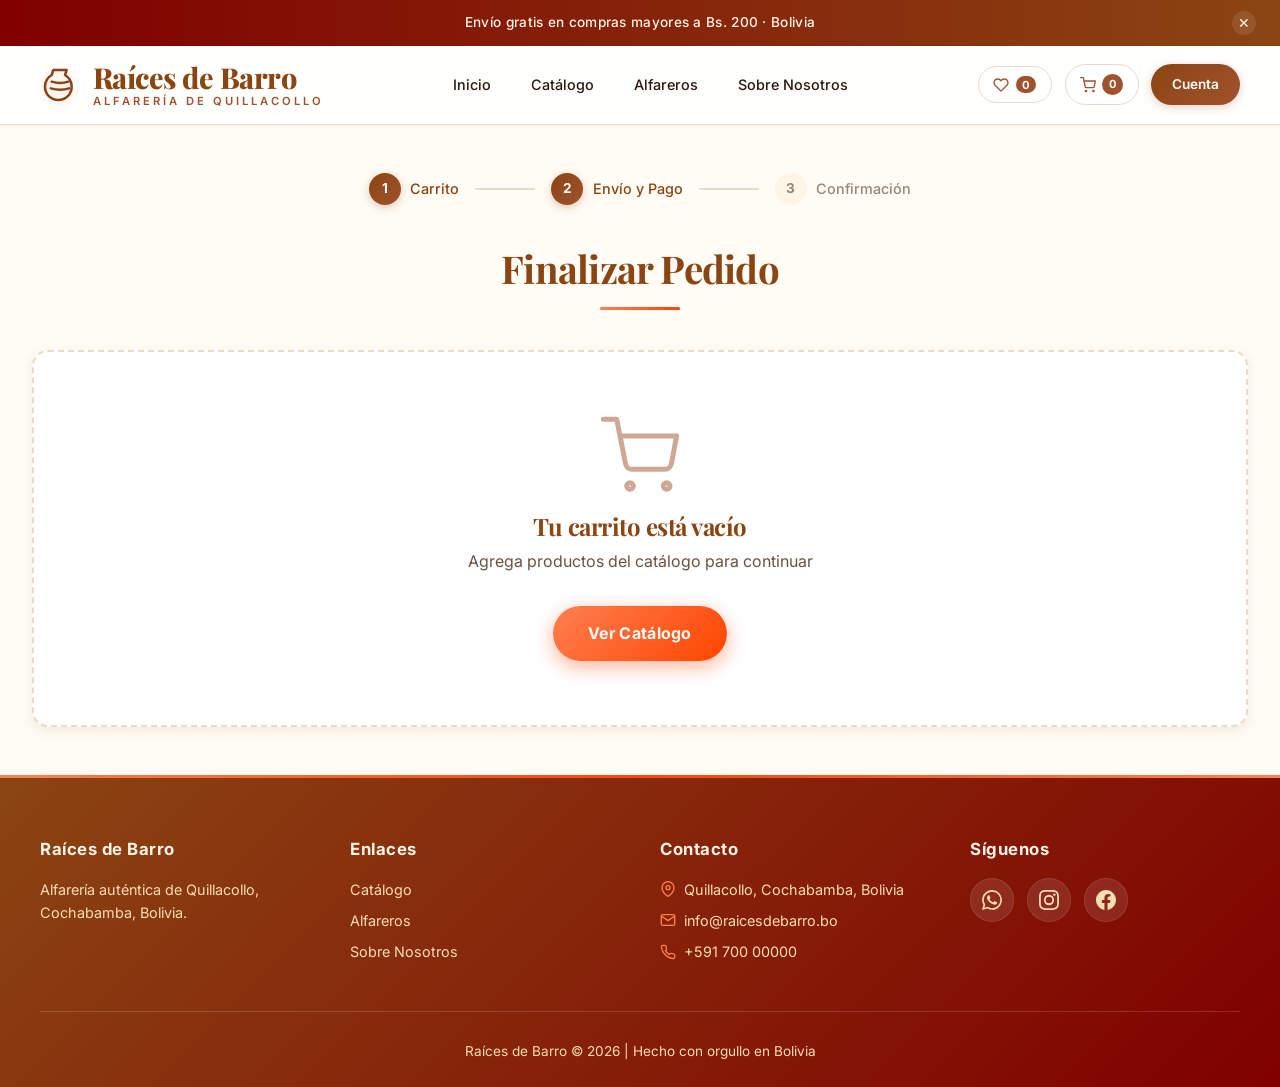
<file: carrito.html>
<!DOCTYPE html>
<html lang="es">
<head>
    <meta charset="UTF-8">
    <meta name="viewport" content="width=device-width, initial-scale=1.0">
    <title>Carrito | Raíces de Barro</title>
    <meta name="description" content="Finaliza tu compra de cerámica artesanal boliviana.">
    <link rel="preconnect" href="https://fonts.googleapis.com">
    <link rel="preconnect" href="https://fonts.gstatic.com" crossorigin>
    <link href="https://fonts.googleapis.com/css2?family=Inter:wght@400;500;600;700;800&family=Playfair+Display:wght@600;700;800&display=swap" rel="stylesheet">
    <link rel="stylesheet" href="css/style.css">
</head>
<body>

    <div class="top-bar">
        <span>Envío gratis en compras mayores a Bs. 200 · Bolivia</span>
        <button type="button" class="top-bar-close" id="cerrar-topbar" aria-label="Cerrar barra">✕</button>
    </div>

    <header class="header">
        <div class="header-izquierda">
            <a href="index.html" class="logo" aria-label="Raíces de Barro, ir al inicio">
                <svg class="logo-icono" viewBox="0 0 24 24" fill="none" stroke="currentColor" stroke-width="1.5" stroke-linecap="round" stroke-linejoin="round" aria-hidden="true">
                    <path d="M8 3h8l-1 3c2.5 1.5 4 4 4 7 0 4.5-3.5 8-8 8s-8-3.5-8-8c0-3 1.5-5.5 4-7L8 3z"/>
                    <path d="M7 10c3 1 7 1 10 0"/>
                    <path d="M6.5 14c3.5 1 7.5 1 11 0"/>
                </svg>
                <div class="logo-texto">
                    <span class="logo-titulo">Raíces de Barro</span>
                    <span class="logo-subtitulo">Alfarería de Quillacollo</span>
                </div>
            </a>
        </div>

        <nav class="header-centro" aria-label="Navegación principal">
            <a href="index.html" class="link-header">Inicio</a>
            <a href="index.html#catalogo" class="link-header">Catálogo</a>
            <a href="alfareros.html" class="link-header">Alfareros</a>
            <a href="index.html#sobre" class="link-header">Sobre Nosotros</a>
        </nav>

        <div class="header-derecha">
            <button type="button" id="btn-favoritos" class="btn-header" title="Favoritos" aria-label="Ver favoritos">
                <svg viewBox="0 0 24 24" fill="none" stroke="currentColor" stroke-width="2" stroke-linecap="round" stroke-linejoin="round" aria-hidden="true">
                    <path d="M20.84 4.61a5.5 5.5 0 0 0-7.78 0L12 5.67l-1.06-1.06a5.5 5.5 0 0 0-7.78 7.78l1.06 1.06L12 21.23l7.78-7.78 1.06-1.06a5.5 5.5 0 0 0 0-7.78z"/>
                </svg>
                <span id="contador-favoritos">0</span>
            </button>
            <a href="carrito.html" class="btn-header" title="Carrito" aria-label="Ir al carrito">
                <svg viewBox="0 0 24 24" fill="none" stroke="currentColor" stroke-width="2" stroke-linecap="round" stroke-linejoin="round" aria-hidden="true">
                    <circle cx="9" cy="21" r="1"/>
                    <circle cx="20" cy="21" r="1"/>
                    <path d="M1 1h4l2.68 13.39a2 2 0 0 0 2 1.61h9.72a2 2 0 0 0 2-1.61L23 6H6"/>
                </svg>
                <span id="contador-carrito">0</span>
            </a>
            <a href="#" class="btn-registrar">Cuenta</a>
        </div>
    </header>

    <main class="carrito-main">

        <!-- PASOS -->
        <div class="pasos-checkout">
            <div class="paso activo">
                <span class="paso-num">1</span>
                <span class="paso-texto">Carrito</span>
            </div>
            <div class="paso-linea"></div>
            <div class="paso activo">
                <span class="paso-num">2</span>
                <span class="paso-texto">Envío y Pago</span>
            </div>
            <div class="paso-linea"></div>
            <div class="paso">
                <span class="paso-num">3</span>
                <span class="paso-texto">Confirmación</span>
            </div>
        </div>

        <h1 class="carrito-titulo">Finalizar Pedido</h1>

        <!-- ESTADO VACÍO -->
        <div id="carrito-vacio" class="carrito-vacio" style="display:none;">
            <div class="carrito-vacio-icono" aria-hidden="true">
                <svg viewBox="0 0 24 24" fill="none" stroke="currentColor" stroke-width="1.5" stroke-linecap="round" stroke-linejoin="round">
                    <circle cx="9" cy="21" r="1"/>
                    <circle cx="20" cy="21" r="1"/>
                    <path d="M1 1h4l2.68 13.39a2 2 0 0 0 2 1.61h9.72a2 2 0 0 0 2-1.61L23 6H6"/>
                </svg>
            </div>
            <h2>Tu carrito está vacío</h2>
            <p>Agrega productos del catálogo para continuar</p>
            <a href="index.html#catalogo" class="btn-hero">Ver Catálogo</a>
        </div>

        <!-- CONTENIDO CON PRODUCTOS -->
        <div id="carrito-contenido" class="carrito-layout">

            <div class="carrito-izquierda">

                <!-- PASO 1: ENVÍO -->
                <section class="checkout-seccion">
                    <div class="checkout-header">
                        <span class="checkout-numero">1</span>
                        <h2>Datos de Envío y Contacto</h2>
                    </div>

                    <form id="form-envio" class="form-envio" novalidate>
                        <div class="form-fila">
                            <div class="campo">
                                <label for="nombre">Nombre Completo *</label>
                                <input type="text" id="nombre" placeholder="Ej: Juan Pérez Vargas" required>
                            </div>
                            <div class="campo">
                                <label for="telefono">Teléfono *</label>
                                <input type="tel" id="telefono" placeholder="707 12 345" required>
                            </div>
                        </div>

                        <div class="campo">
                            <label for="correo">Correo Electrónico *</label>
                            <input type="email" id="correo" placeholder="tucorreo@email.com" required>
                        </div>

                        <div class="campo">
                            <label for="direccion">Dirección en Cochabamba *</label>
                            <input type="text" id="direccion" placeholder="Av. Heroínas E-0245" required>
                        </div>

                        <div class="campo">
                            <label for="ciudad">Ciudad</label>
                            <input type="text" id="ciudad" value="Cochabamba, Cochabamba, Bolivia" readonly>
                        </div>

                        <div class="campo">
                            <label>Tipo de Envío</label>
                            <div class="opciones-envio">
                                <label class="opcion-envio">
                                    <input type="radio" name="envio" value="estandar" data-precio="15" checked>
                                    <span class="opcion-check"></span>
                                    <div class="opcion-info">
                                        <strong>Estándar Cochabamba</strong>
                                        <small>1-3 días · Bs. 15.00</small>
                                    </div>
                                </label>
                                <label class="opcion-envio">
                                    <input type="radio" name="envio" value="expres" data-precio="30">
                                    <span class="opcion-check"></span>
                                    <div class="opcion-info">
                                        <strong>Exprés (Mismo día)</strong>
                                        <small>Entrega en el día · Bs. 30.00</small>
                                    </div>
                                </label>
                            </div>
                        </div>
                    </form>
                </section>

                <!-- PASO 2: PAGO -->
                <section class="checkout-seccion">
                    <div class="checkout-header">
                        <span class="checkout-numero">2</span>
                        <h2>Método de Pago</h2>
                    </div>

                    <div class="opciones-pago">

                        <!-- QR -->
                        <label class="opcion-pago" data-metodo="qr">
                            <input type="radio" name="pago" value="qr">
                            <div class="opcion-pago-contenido">
                                <div class="opcion-pago-header">
                                    <span class="opcion-pago-icono" aria-hidden="true">
                                        <svg viewBox="0 0 24 24" fill="none" stroke="currentColor" stroke-width="2" stroke-linecap="round" stroke-linejoin="round">
                                            <rect x="5" y="2" width="14" height="20" rx="2" ry="2"/>
                                            <line x1="12" y1="18" x2="12.01" y2="18"/>
                                        </svg>
                                    </span>
                                    <div>
                                        <strong>Pago con QR</strong>
                                        <small>Escanea con tu app bancaria</small>
                                    </div>
                                </div>
                                <div class="opcion-pago-body" id="pago-qr-body">
                                    <div class="qr-contenedor">
                                        <div class="qr-code">
                                            <img src="img/qr-altoke.png" 
                                                 alt="Código QR para pago con Altoke" 
                                                 loading="lazy"
                                                 onerror="this.style.background='#F5DEB3'; this.alt='QR no disponible';">
                                        </div>
                                        <p class="qr-info">
                                            Escanea este código con la app de <strong>Altoke</strong> o cualquier app bancaria boliviana (BNB, BMSC, Soli).
                                        </p>
                                        <p class="qr-monto">Monto a pagar: <strong id="qr-monto">Bs. 0.00</strong></p>
                                        
                                        <div class="qr-datos-banco">
                                            <p><strong>Banco:</strong> Altoke</p>
                                            <p><strong>CTA:</strong> 3400828-000-001</p>
                                            <p><strong>Válido hasta:</strong> 09 de octubre de 2028</p>
                                        </div>
                                    </div>
                                </div>
                            </div>
                        </label>

                        <!-- EFECTIVO -->
                        <label class="opcion-pago" data-metodo="efectivo">
                            <input type="radio" name="pago" value="efectivo">
                            <div class="opcion-pago-contenido">
                                <div class="opcion-pago-header">
                                    <span class="opcion-pago-icono" aria-hidden="true">
                                        <svg viewBox="0 0 24 24" fill="none" stroke="currentColor" stroke-width="2" stroke-linecap="round" stroke-linejoin="round">
                                            <rect x="2" y="6" width="20" height="12" rx="2"/>
                                            <circle cx="12" cy="12" r="2"/>
                                            <path d="M6 12h.01M18 12h.01"/>
                                        </svg>
                                    </span>
                                    <div>
                                        <strong>Efectivo al recibir</strong>
                                        <small>Paga al repartidor al momento de la entrega</small>
                                    </div>
                                </div>
                                <div class="opcion-pago-body">
                                    <p class="pago-info">El repartidor llevará tu pedido y recibirás el pago en efectivo. Por favor ten el monto exacto.</p>
                                </div>
                            </div>
                        </label>

                        <!-- TRANSFERENCIA -->
                        <label class="opcion-pago" data-metodo="transferencia">
                            <input type="radio" name="pago" value="transferencia">
                            <div class="opcion-pago-contenido">
                                <div class="opcion-pago-header">
                                    <span class="opcion-pago-icono" aria-hidden="true">
                                        <svg viewBox="0 0 24 24" fill="none" stroke="currentColor" stroke-width="2" stroke-linecap="round" stroke-linejoin="round">
                                            <line x1="3" y1="21" x2="21" y2="21"/>
                                            <line x1="3" y1="10" x2="21" y2="10"/>
                                            <polyline points="5 6 12 3 19 6"/>
                                            <line x1="4" y1="10" x2="4" y2="21"/>
                                            <line x1="20" y1="10" x2="20" y2="21"/>
                                            <line x1="8" y1="14" x2="8" y2="21"/>
                                            <line x1="12" y1="14" x2="12" y2="21"/>
                                            <line x1="16" y1="14" x2="16" y2="21"/>
                                        </svg>
                                    </span>
                                    <div>
                                        <strong>Transferencia Bancaria</strong>
                                        <small>Transfiere a nuestra cuenta</small>
                                    </div>
                                </div>
                                <div class="opcion-pago-body">
                                    <div class="datos-banco">
                                        <p><strong>Banco:</strong> Banco Nacional de Bolivia (BNB)</p>
                                        <p><strong>Cuenta:</strong>  3400828-000-001</p>
                                        <p><strong>Titular:</strong> Raíces de Barro S.R.L.</p>
                                        <p><strong>CI:</strong> 12345678</p>
                                        <p><strong>Monto:</strong> <span id="transferencia-monto">Bs. 0.00</span></p>
                                    </div>
                                    <p class="pago-info">Envía el comprobante al WhatsApp <strong>+591 63909742</strong> después de transferir.</p>
                                </div>
                            </div>
                        </label>

                    </div>
                </section>

            </div>

            <!-- RESUMEN -->
            <aside class="carrito-derecha">
                <div class="resumen-pedido">
                    <h2>Resumen del Pedido</h2>

                    <div id="lista-carrito" class="lista-carrito"></div>

                    <div class="totales">
                        <div class="total-fila">
                            <span>Subtotal</span>
                            <span id="subtotal">Bs. 0.00</span>
                        </div>
                        <div class="total-fila">
                            <span>Envío</span>
                            <span id="costo-envio">Bs. 15.00</span>
                        </div>
                        <div class="total-fila descuento" id="descuento-fila" style="display:none;">
                            <span>Descuento (10%)</span>
                            <span id="descuento">- Bs. 0.00</span>
                        </div>
                        <div class="total-fila total-final">
                            <span>Total</span>
                            <span id="total">Bs. 0.00</span>
                        </div>
                    </div>

                    <button type="button" id="btn-finalizar" class="btn-finalizar">
                        <svg viewBox="0 0 24 24" fill="none" stroke="currentColor" stroke-width="2" stroke-linecap="round" stroke-linejoin="round" aria-hidden="true" width="20" height="20">
                            <polyline points="20 6 9 17 4 12"/>
                        </svg>
                        Finalizar Pedido
                    </button>

                    <a href="index.html#catalogo" class="btn-seguir">
                        Seguir comprando
                    </a>
                </div>
            </aside>

        </div>

        <!-- CONFIRMACIÓN -->
        <div id="confirmacion" class="confirmacion" style="display:none;">
            <div class="confirmacion-icono" aria-hidden="true">
                <svg viewBox="0 0 24 24" fill="none" stroke="currentColor" stroke-width="2" stroke-linecap="round" stroke-linejoin="round">
                    <path d="M22 11.08V12a10 10 0 1 1-5.93-9.14"/>
                    <polyline points="22 4 12 14.01 9 11.01"/>
                </svg>
            </div>
            <h2>¡Pedido Confirmado!</h2>
            <p>Gracias por tu compra. Tu pedido ha sido registrado exitosamente.</p>

            <div class="confirmacion-detalles">
                <div class="detalle-item">
                    <span>Número de pedido:</span>
                    <strong id="numero-pedido">#000000</strong>
                </div>
                <div class="detalle-item">
                    <span>Método de pago:</span>
                    <strong id="metodo-confirmado">-</strong>
                </div>
                <div class="detalle-item">
                    <span>Total:</span>
                    <strong id="total-confirmado">Bs. 0.00</strong>
                </div>
                <div class="detalle-item">
                    <span>Envío a:</span>
                    <strong id="direccion-confirmada">-</strong>
                </div>
            </div>

            <a href="index.html" class="btn-hero">Volver al Inicio</a>
        </div>

    </main>

    <footer class="footer">
        <div class="footer-contenido">
            <div class="footer-columna">
                <h3>Raíces de Barro</h3>
                <p>Alfarería auténtica de Quillacollo, Cochabamba, Bolivia.</p>
            </div>
            <div class="footer-columna">
                <h3>Enlaces</h3>
                <a href="index.html#catalogo">Catálogo</a>
                <a href="alfareros.html">Alfareros</a>
                <a href="index.html#sobre">Sobre Nosotros</a>
            </div>
            <div class="footer-columna">
                <h3>Contacto</h3>
                <p class="contacto-linea">
                    <svg viewBox="0 0 24 24" fill="none" stroke="currentColor" stroke-width="2" stroke-linecap="round" stroke-linejoin="round" aria-hidden="true" width="16" height="16">
                        <path d="M21 10c0 7-9 13-9 13s-9-6-9-13a9 9 0 0 1 18 0z"/>
                        <circle cx="12" cy="10" r="3"/>
                    </svg>
                    Quillacollo, Cochabamba, Bolivia
                </p>
                <p class="contacto-linea">
                    <svg viewBox="0 0 24 24" fill="none" stroke="currentColor" stroke-width="2" stroke-linecap="round" stroke-linejoin="round" aria-hidden="true" width="16" height="16">
                        <path d="M4 4h16c1.1 0 2 .9 2 2v12c0 1.1-.9 2-2 2H4c-1.1 0-2-.9-2-2V6c0-1.1.9-2 2-2z"/>
                        <polyline points="22,6 12,13 2,6"/>
                    </svg>
                    info@raicesdebarro.bo
                </p>
                <p class="contacto-linea">
                    <svg viewBox="0 0 24 24" fill="none" stroke="currentColor" stroke-width="2" stroke-linecap="round" stroke-linejoin="round" aria-hidden="true" width="16" height="16">
                        <path d="M22 16.92v3a2 2 0 0 1-2.18 2 19.79 19.79 0 0 1-8.63-3.07 19.5 19.5 0 0 1-6-6 19.79 19.79 0 0 1-3.07-8.67A2 2 0 0 1 4.11 2h3a2 2 0 0 1 2 1.72 12.84 12.84 0 0 0 .7 2.81 2 2 0 0 1-.45 2.11L8.09 9.91a16 16 0 0 0 6 6l1.27-1.27a2 2 0 0 1 2.11-.45 12.84 12.84 0 0 0 2.81.7A2 2 0 0 1 22 16.92z"/>
                    </svg>
                    +591 700 00000
                </p>
            </div>
            <div class="footer-columna">
                <h3>Síguenos</h3>
                <div class="redes">
                    <a href="https://wa.me/59170000000" target="_blank" rel="noopener" title="WhatsApp" aria-label="WhatsApp">
                        <svg viewBox="0 0 24 24" fill="currentColor" aria-hidden="true"><path d="M17.472 14.382c-.297-.149-1.758-.867-2.03-.967-.273-.099-.471-.148-.67.15-.197.297-.767.966-.94 1.164-.173.199-.347.223-.644.075-.297-.15-1.255-.463-2.39-1.475-.883-.788-1.48-1.761-1.653-2.059-.173-.297-.018-.458.13-.606.134-.133.298-.347.446-.52.149-.174.198-.298.298-.497.099-.198.05-.371-.025-.52-.075-.149-.669-1.612-.916-2.207-.242-.579-.487-.5-.669-.51-.173-.008-.371-.01-.57-.01-.198 0-.52.074-.792.372-.272.297-1.04 1.016-1.04 2.479 0 1.462 1.065 2.875 1.213 3.074.149.198 2.096 3.2 5.077 4.487.709.306 1.262.489 1.694.625.712.227 1.36.195 1.871.118.571-.085 1.758-.719 2.006-1.413.248-.694.248-1.289.173-1.413-.074-.124-.272-.198-.57-.347m-5.421 7.403h-.004a9.87 9.87 0 01-5.031-1.378l-.361-.214-3.741.982.998-3.648-.235-.374a9.86 9.86 0 01-1.51-5.26c.001-5.45 4.436-9.884 9.888-9.884 2.64 0 5.122 1.03 6.988 2.898a9.825 9.825 0 012.893 6.994c-.003 5.45-4.437 9.884-9.885 9.884m8.413-18.297A11.815 11.815 0 0012.05 0C5.495 0 .16 5.335.157 11.892c0 2.096.547 4.142 1.588 5.945L.057 24l6.305-1.654a11.882 11.882 0 005.683 1.448h.005c6.554 0 11.89-5.335 11.893-11.893a11.821 11.821 0 00-3.48-8.413Z"/></svg>
                    </a>
                    <a href="https://instagram.com/raicesdebarro" target="_blank" rel="noopener" title="Instagram" aria-label="Instagram">
                        <svg viewBox="0 0 24 24" fill="currentColor" aria-hidden="true"><path d="M12 2.163c3.204 0 3.584.012 4.85.07 3.252.148 4.771 1.691 4.919 4.919.058 1.265.069 1.645.069 4.849 0 3.205-.012 3.584-.069 4.849-.149 3.225-1.664 4.771-4.919 4.919-1.266.058-1.644.07-4.85.07-3.204 0-3.584-.012-4.849-.07-3.26-.149-4.771-1.699-4.919-4.92-.058-1.265-.07-1.644-.07-4.849 0-3.204.013-3.583.07-4.849.149-3.227 1.664-4.771 4.919-4.919 1.266-.057 1.645-.069 4.849-.069zM12 0C8.741 0 8.333.014 7.053.072 2.695.272.273 2.69.073 7.052.014 8.333 0 8.741 0 12c0 3.259.014 3.668.072 4.948.2 4.358 2.618 6.78 6.98 6.98C8.333 23.986 8.741 24 12 24c3.259 0 3.668-.014 4.948-.072 4.354-.2 6.782-2.618 6.979-6.98.059-1.28.073-1.689.073-4.948 0-3.259-.014-3.667-.072-4.947-.196-4.354-2.617-6.78-6.979-6.98C15.668.014 15.259 0 12 0zm0 5.838a6.162 6.162 0 100 12.324 6.162 6.162 0 000-12.324zM12 16a4 4 0 110-8 4 4 0 010 8zm6.406-11.845a1.44 1.44 0 100 2.881 1.44 1.44 0 000-2.881z"/></svg>
                    </a>
                    <a href="https://facebook.com/raicesdebarro" target="_blank" rel="noopener" title="Facebook" aria-label="Facebook">
                        <svg viewBox="0 0 24 24" fill="currentColor" aria-hidden="true"><path d="M24 12.073c0-6.627-5.373-12-12-12s-12 5.373-12 12c0 5.99 4.388 10.954 10.125 11.854v-8.385H7.078v-3.47h3.047V9.43c0-3.007 1.792-4.669 4.533-4.669 1.312 0 2.686.235 2.686.235v2.953H15.83c-1.491 0-1.956.925-1.956 1.874v2.25h3.328l-.532 3.47h-2.796v8.385C19.612 23.027 24 18.062 24 12.073z"/></svg>
                    </a>
                </div>
            </div>
        </div>
        <div class="footer-bottom">
            <p>Raíces de Barro © 2026 | Hecho con orgullo en Bolivia</p>
        </div>
    </footer>

    <div id="toast-container" class="toast-container"></div>

    <script src="js/utils.js"></script>
    <script src="js/alfareros.js"></script>
    <script src="js/productos.js"></script>
    <script src="js/carrito.js"></script>

</body>
</html>
</file>
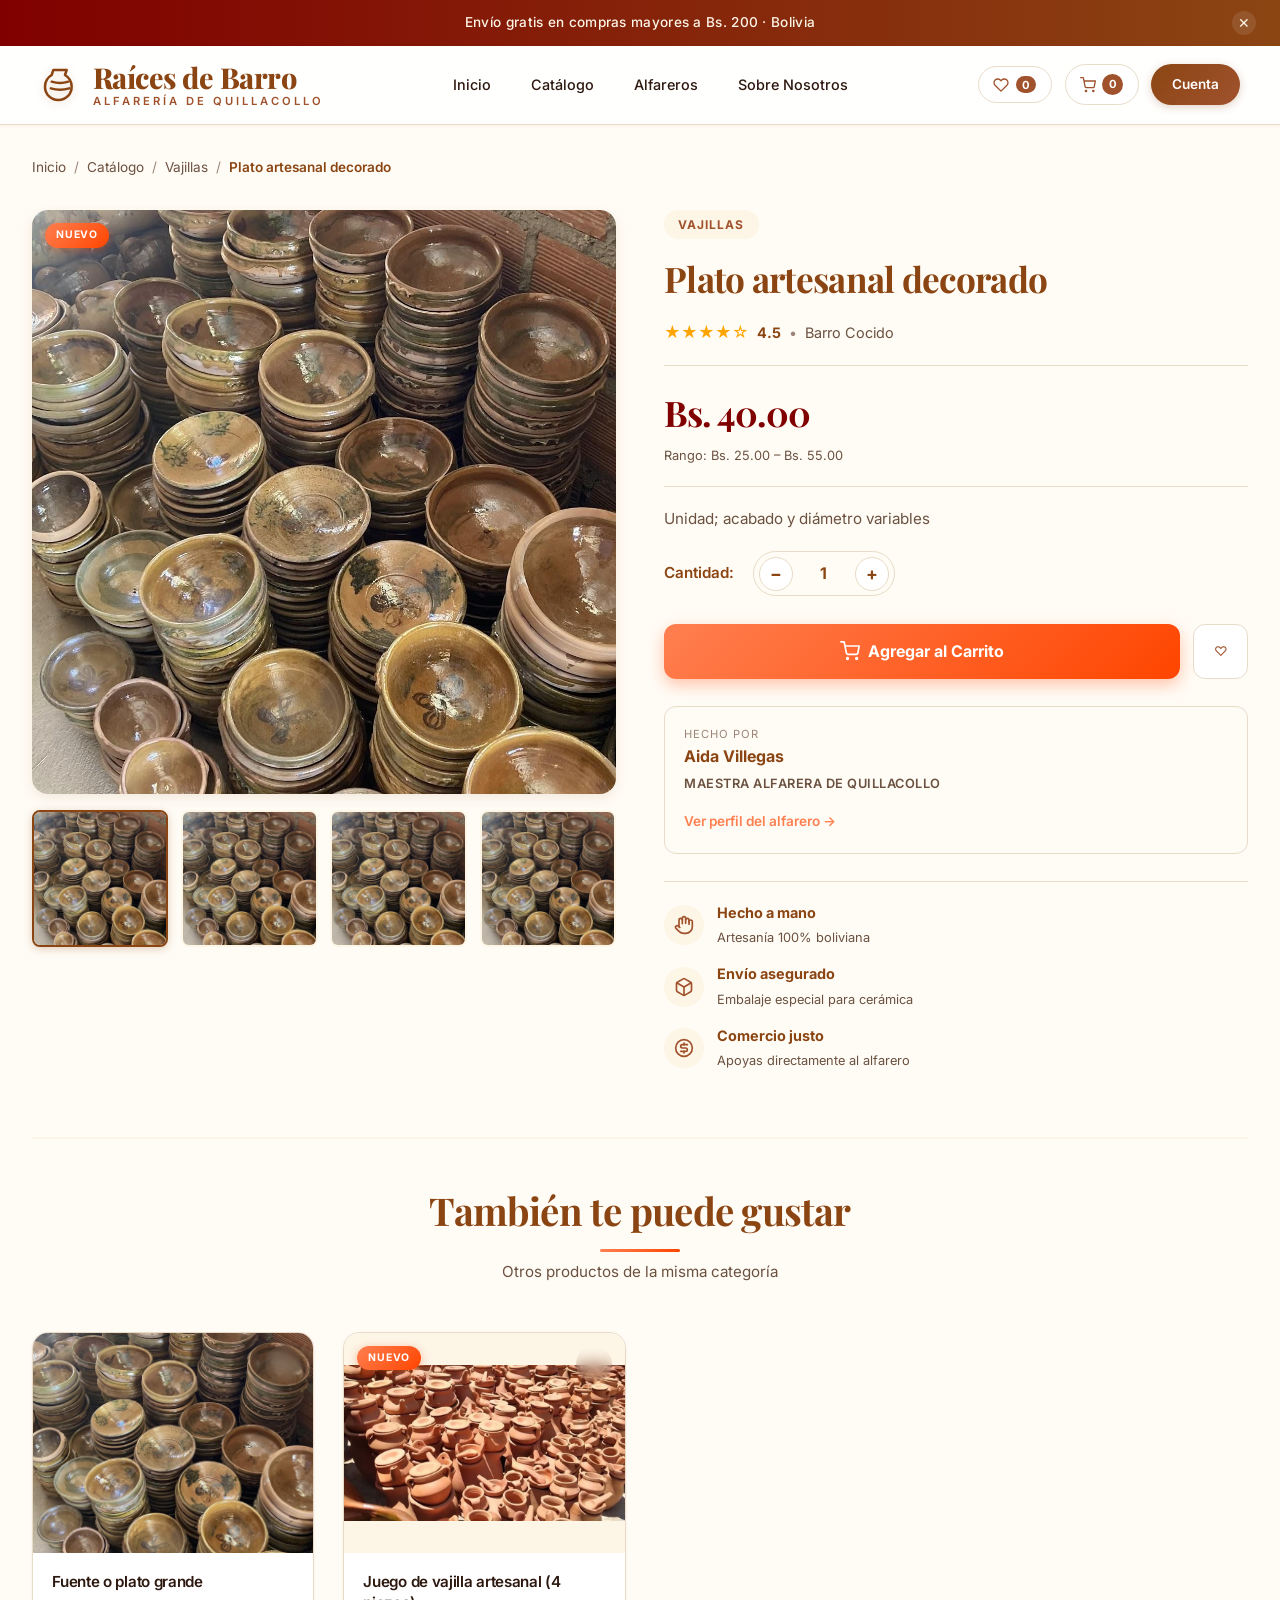
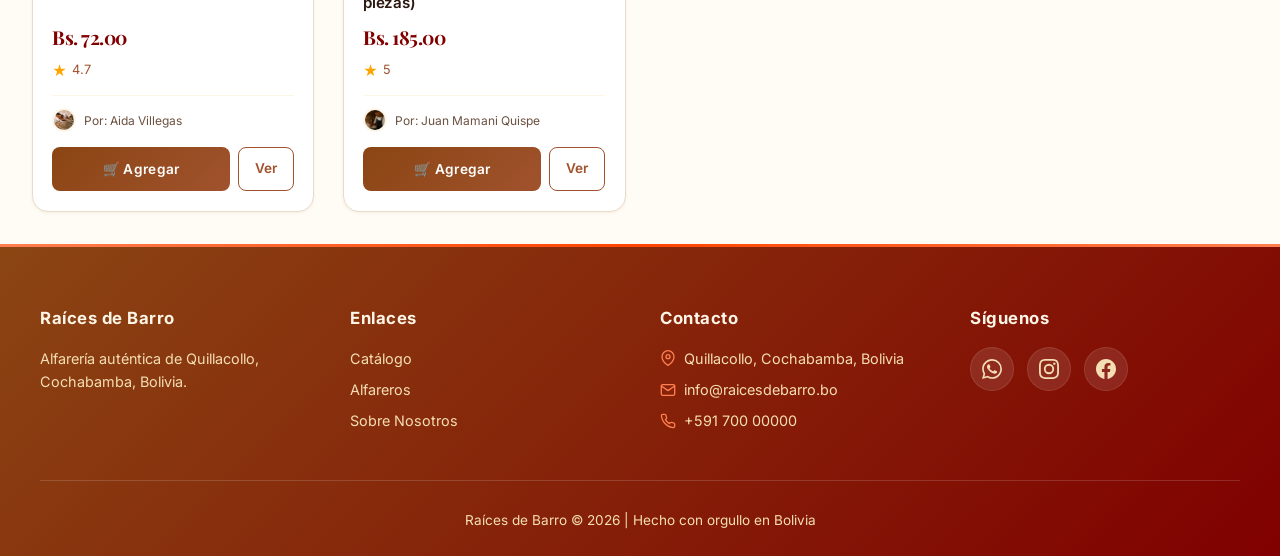
<file: producto.html>
<!DOCTYPE html>
<html lang="es">
<head>
    <meta charset="UTF-8">
    <meta name="viewport" content="width=device-width, initial-scale=1.0">
    <title>Producto | Raíces de Barro</title>
    <meta name="description" content="Detalle del producto de cerámica artesanal boliviana.">
    <link rel="preconnect" href="https://fonts.googleapis.com">
    <link rel="preconnect" href="https://fonts.gstatic.com" crossorigin>
    <link href="https://fonts.googleapis.com/css2?family=Inter:wght@400;500;600;700;800&family=Playfair+Display:wght@600;700;800&display=swap" rel="stylesheet">
    <link rel="stylesheet" href="css/style.css">
</head>
<body>

    <div class="top-bar">
        <span>Envío gratis en compras mayores a Bs. 200 · Bolivia</span>
        <button type="button" class="top-bar-close" id="cerrar-topbar" aria-label="Cerrar barra">✕</button>
    </div>

    <header class="header">
        <div class="header-izquierda">
            <a href="index.html" class="logo" aria-label="Raíces de Barro, ir al inicio">
                <svg class="logo-icono" viewBox="0 0 24 24" fill="none" stroke="currentColor" stroke-width="1.5" stroke-linecap="round" stroke-linejoin="round" aria-hidden="true">
                    <path d="M8 3h8l-1 3c2.5 1.5 4 4 4 7 0 4.5-3.5 8-8 8s-8-3.5-8-8c0-3 1.5-5.5 4-7L8 3z"/>
                    <path d="M7 10c3 1 7 1 10 0"/>
                    <path d="M6.5 14c3.5 1 7.5 1 11 0"/>
                </svg>
                <div class="logo-texto">
                    <span class="logo-titulo">Raíces de Barro</span>
                    <span class="logo-subtitulo">Alfarería de Quillacollo</span>
                </div>
            </a>
        </div>

        <nav class="header-centro" aria-label="Navegación principal">
            <a href="index.html" class="link-header">Inicio</a>
            <a href="index.html#catalogo" class="link-header">Catálogo</a>
            <a href="alfareros.html" class="link-header">Alfareros</a>
            <a href="index.html#sobre" class="link-header">Sobre Nosotros</a>
        </nav>

        <div class="header-derecha">
            <button type="button" id="btn-favoritos" class="btn-header" title="Favoritos" aria-label="Ver favoritos">
                <svg viewBox="0 0 24 24" fill="none" stroke="currentColor" stroke-width="2" stroke-linecap="round" stroke-linejoin="round" aria-hidden="true">
                    <path d="M20.84 4.61a5.5 5.5 0 0 0-7.78 0L12 5.67l-1.06-1.06a5.5 5.5 0 0 0-7.78 7.78l1.06 1.06L12 21.23l7.78-7.78 1.06-1.06a5.5 5.5 0 0 0 0-7.78z"/>
                </svg>
                <span id="contador-favoritos">0</span>
            </button>
            <a href="carrito.html" class="btn-header" title="Carrito" aria-label="Ir al carrito">
                <svg viewBox="0 0 24 24" fill="none" stroke="currentColor" stroke-width="2" stroke-linecap="round" stroke-linejoin="round" aria-hidden="true">
                    <circle cx="9" cy="21" r="1"/>
                    <circle cx="20" cy="21" r="1"/>
                    <path d="M1 1h4l2.68 13.39a2 2 0 0 0 2 1.61h9.72a2 2 0 0 0 2-1.61L23 6H6"/>
                </svg>
                <span id="contador-carrito">0</span>
            </a>
            <a href="#" class="btn-registrar">Cuenta</a>
        </div>
    </header>

    <main class="producto-main">
        <nav class="breadcrumb-nav" aria-label="Migas de pan">
            <a href="index.html">Inicio</a>
            <span class="breadcrumb-sep">/</span>
            <a href="index.html#catalogo">Catálogo</a>
            <span class="breadcrumb-sep">/</span>
            <span id="breadcrumb-categoria">Categoría</span>
            <span class="breadcrumb-sep">/</span>
            <span id="breadcrumb-producto" class="breadcrumb-actual">Producto</span>
        </nav>

        <div id="producto-detalle" class="producto-detalle">
            <div class="producto-galeria">
                <div class="galeria-principal">
                    <img id="imagen-principal" src="" alt="Producto">
                    <span id="badge-nuevo" class="etiqueta-nuevo" style="display:none;">Nuevo</span>
                </div>
                <div class="galeria-thumbnails" id="galeria-thumbnails"></div>
            </div>

            <div class="producto-info-detalle">
                <div class="producto-categoria-badge" id="producto-categoria-badge">Categoría</div>
                <h1 id="producto-nombre">Nombre del producto</h1>

                <div class="producto-rating-detalle">
                    <span id="producto-rating-estrellas">★★★★★</span>
                    <span id="producto-rating-numero">4.5</span>
                    <span class="rating-sep">•</span>
                    <span id="producto-material">Material</span>
                </div>

                <div class="producto-precio-detalle">
                    <span id="producto-precio">Bs. 0.00</span>
                    <span id="producto-rango" class="precio-rango">Rango: Bs. 0 – Bs. 0</span>
                </div>

                <p class="producto-descripcion" id="producto-descripcion">Descripción del producto.</p>

                <div class="producto-cantidad-seccion">
                    <label>Cantidad:</label>
                    <div class="selector-cantidad">
                        <button type="button" id="btn-restar" class="btn-cantidad-lg" aria-label="Restar cantidad">−</button>
                        <span id="cantidad-valor">1</span>
                        <button type="button" id="btn-sumar" class="btn-cantidad-lg" aria-label="Sumar cantidad">+</button>
                    </div>
                </div>

                <div class="producto-acciones-detalle">
                    <button type="button" id="btn-agregar-carrito" class="btn-primario-lg">
                        <svg viewBox="0 0 24 24" fill="none" stroke="currentColor" stroke-width="2" stroke-linecap="round" stroke-linejoin="round" aria-hidden="true">
                            <circle cx="9" cy="21" r="1"/>
                            <circle cx="20" cy="21" r="1"/>
                            <path d="M1 1h4l2.68 13.39a2 2 0 0 0 2 1.61h9.72a2 2 0 0 0 2-1.61L23 6H6"/>
                        </svg>
                        Agregar al Carrito
                    </button>
                    <button type="button" id="btn-favorito-detalle" class="btn-favorito-lg" title="Añadir a favoritos" aria-label="Añadir a favoritos" aria-pressed="false">
                        <svg viewBox="0 0 24 24" fill="none" stroke="currentColor" stroke-width="2" stroke-linecap="round" stroke-linejoin="round" aria-hidden="true">
                            <path d="M20.84 4.61a5.5 5.5 0 0 0-7.78 0L12 5.67l-1.06-1.06a5.5 5.5 0 0 0-7.78 7.78l1.06 1.06L12 21.23l7.78-7.78 1.06-1.06a5.5 5.5 0 0 0 0-7.78z"/>
                        </svg>
                    </button>
                </div>

                <div class="producto-alfarero-info">
                    <div class="alfarero-info-header">
                        <img id="alfarero-img" src="" alt="" onerror="this.style.display='none'">
                        <div>
                            <span class="alfarero-label">Hecho por</span>
                            <a id="alfarero-nombre-link" href="#" class="alfarero-nombre">
                                <strong id="alfarero-nombre">Alfarero</strong>
                            </a>
                            <span id="alfarero-especialidad" class="alfarero-especialidad"></span>
                        </div>
                    </div>
                    <a id="btn-ver-alfarero" href="#" class="btn-ver-alfarero-detalle">
                        Ver perfil del alfarero →
                    </a>
                </div>

                <div class="producto-beneficios">
                    <div class="beneficio-item">
                        <span class="beneficio-icono" aria-hidden="true">
                            <svg viewBox="0 0 24 24" fill="none" stroke="currentColor" stroke-width="2" stroke-linecap="round" stroke-linejoin="round">
                                <path d="M18 11V6a2 2 0 0 0-2-2v0a2 2 0 0 0-2 2v0"/>
                                <path d="M14 10V4a2 2 0 0 0-2-2v0a2 2 0 0 0-2 2v2"/>
                                <path d="M10 10.5V6a2 2 0 0 0-2-2v0a2 2 0 0 0-2 2v8"/>
                                <path d="M18 8a2 2 0 1 1 4 0v6a8 8 0 0 1-8 8h-2c-2.8 0-4.5-.86-5.99-2.34l-3.6-3.6a2 2 0 0 1 2.83-2.82L7 15"/>
                            </svg>
                        </span>
                        <div>
                            <strong>Hecho a mano</strong>
                            <small>Artesanía 100% boliviana</small>
                        </div>
                    </div>
                    <div class="beneficio-item">
                        <span class="beneficio-icono" aria-hidden="true">
                            <svg viewBox="0 0 24 24" fill="none" stroke="currentColor" stroke-width="2" stroke-linecap="round" stroke-linejoin="round">
                                <path d="M21 16V8a2 2 0 0 0-1-1.73l-7-4a2 2 0 0 0-2 0l-7 4A2 2 0 0 0 3 8v8a2 2 0 0 0 1 1.73l7 4a2 2 0 0 0 2 0l7-4A2 2 0 0 0 21 16z"/>
                                <polyline points="3.27 6.96 12 12.01 20.73 6.96"/>
                                <line x1="12" y1="22.08" x2="12" y2="12"/>
                            </svg>
                        </span>
                        <div>
                            <strong>Envío asegurado</strong>
                            <small>Embalaje especial para cerámica</small>
                        </div>
                    </div>
                    <div class="beneficio-item">
                        <span class="beneficio-icono" aria-hidden="true">
                            <svg viewBox="0 0 24 24" fill="none" stroke="currentColor" stroke-width="2" stroke-linecap="round" stroke-linejoin="round">
                                <circle cx="12" cy="12" r="10"/>
                                <path d="M16 8h-6a2 2 0 1 0 0 4h4a2 2 0 1 1 0 4H8"/>
                                <path d="M12 6v2m0 8v2"/>
                            </svg>
                        </span>
                        <div>
                            <strong>Comercio justo</strong>
                            <small>Apoyas directamente al alfarero</small>
                        </div>
                    </div>
                </div>
            </div>
        </div>

        <section class="productos-relacionados">
            <div class="seccion-header">
                <h2>También te puede gustar</h2>
                <p>Otros productos de la misma categoría</p>
            </div>
            <div id="grid-relacionados" class="grid-productos"></div>
        </section>
    </main>

    <footer class="footer">
        <div class="footer-contenido">
            <div class="footer-columna">
                <h3>Raíces de Barro</h3>
                <p>Alfarería auténtica de Quillacollo, Cochabamba, Bolivia.</p>
            </div>
            <div class="footer-columna">
                <h3>Enlaces</h3>
                <a href="index.html#catalogo">Catálogo</a>
                <a href="alfareros.html">Alfareros</a>
                <a href="index.html#sobre">Sobre Nosotros</a>
            </div>
            <div class="footer-columna">
                <h3>Contacto</h3>
                <p class="contacto-linea">
                    <svg viewBox="0 0 24 24" fill="none" stroke="currentColor" stroke-width="2" stroke-linecap="round" stroke-linejoin="round" aria-hidden="true">
                        <path d="M21 10c0 7-9 13-9 13s-9-6-9-13a9 9 0 0 1 18 0z"/>
                        <circle cx="12" cy="10" r="3"/>
                    </svg>
                    Quillacollo, Cochabamba, Bolivia
                </p>
                <p class="contacto-linea">
                    <svg viewBox="0 0 24 24" fill="none" stroke="currentColor" stroke-width="2" stroke-linecap="round" stroke-linejoin="round" aria-hidden="true">
                        <path d="M4 4h16c1.1 0 2 .9 2 2v12c0 1.1-.9 2-2 2H4c-1.1 0-2-.9-2-2V6c0-1.1.9-2 2-2z"/>
                        <polyline points="22,6 12,13 2,6"/>
                    </svg>
                    info@raicesdebarro.bo
                </p>
                <p class="contacto-linea">
                    <svg viewBox="0 0 24 24" fill="none" stroke="currentColor" stroke-width="2" stroke-linecap="round" stroke-linejoin="round" aria-hidden="true">
                        <path d="M22 16.92v3a2 2 0 0 1-2.18 2 19.79 19.79 0 0 1-8.63-3.07 19.5 19.5 0 0 1-6-6 19.79 19.79 0 0 1-3.07-8.67A2 2 0 0 1 4.11 2h3a2 2 0 0 1 2 1.72 12.84 12.84 0 0 0 .7 2.81 2 2 0 0 1-.45 2.11L8.09 9.91a16 16 0 0 0 6 6l1.27-1.27a2 2 0 0 1 2.11-.45 12.84 12.84 0 0 0 2.81.7A2 2 0 0 1 22 16.92z"/>
                    </svg>
                    +591 700 00000
                </p>
            </div>
            <div class="footer-columna">
                <h3>Síguenos</h3>
                <div class="redes">
                    <a href="https://wa.me/59170000000" target="_blank" rel="noopener" title="WhatsApp" aria-label="WhatsApp">
                        <svg viewBox="0 0 24 24" fill="currentColor" aria-hidden="true"><path d="M17.472 14.382c-.297-.149-1.758-.867-2.03-.967-.273-.099-.471-.148-.67.15-.197.297-.767.966-.94 1.164-.173.199-.347.223-.644.075-.297-.15-1.255-.463-2.39-1.475-.883-.788-1.48-1.761-1.653-2.059-.173-.297-.018-.458.13-.606.134-.133.298-.347.446-.52.149-.174.198-.298.298-.497.099-.198.05-.371-.025-.52-.075-.149-.669-1.612-.916-2.207-.242-.579-.487-.5-.669-.51-.173-.008-.371-.01-.57-.01-.198 0-.52.074-.792.372-.272.297-1.04 1.016-1.04 2.479 0 1.462 1.065 2.875 1.213 3.074.149.198 2.096 3.2 5.077 4.487.709.306 1.262.489 1.694.625.712.227 1.36.195 1.871.118.571-.085 1.758-.719 2.006-1.413.248-.694.248-1.289.173-1.413-.074-.124-.272-.198-.57-.347m-5.421 7.403h-.004a9.87 9.87 0 01-5.031-1.378l-.361-.214-3.741.982.998-3.648-.235-.374a9.86 9.86 0 01-1.51-5.26c.001-5.45 4.436-9.884 9.888-9.884 2.64 0 5.122 1.03 6.988 2.898a9.825 9.825 0 012.893 6.994c-.003 5.45-4.437 9.884-9.885 9.884m8.413-18.297A11.815 11.815 0 0012.05 0C5.495 0 .16 5.335.157 11.892c0 2.096.547 4.142 1.588 5.945L.057 24l6.305-1.654a11.882 11.882 0 005.683 1.448h.005c6.554 0 11.89-5.335 11.893-11.893a11.821 11.821 0 00-3.48-8.413Z"/></svg>
                    </a>
                    <a href="https://instagram.com/raicesdebarro" target="_blank" rel="noopener" title="Instagram" aria-label="Instagram">
                        <svg viewBox="0 0 24 24" fill="currentColor" aria-hidden="true"><path d="M12 2.163c3.204 0 3.584.012 4.85.07 3.252.148 4.771 1.691 4.919 4.919.058 1.265.069 1.645.069 4.849 0 3.205-.012 3.584-.069 4.849-.149 3.225-1.664 4.771-4.919 4.919-1.266.058-1.644.07-4.85.07-3.204 0-3.584-.012-4.849-.07-3.26-.149-4.771-1.699-4.919-4.92-.058-1.265-.07-1.644-.07-4.849 0-3.204.013-3.583.07-4.849.149-3.227 1.664-4.771 4.919-4.919 1.266-.057 1.645-.069 4.849-.069zM12 0C8.741 0 8.333.014 7.053.072 2.695.272.273 2.69.073 7.052.014 8.333 0 8.741 0 12c0 3.259.014 3.668.072 4.948.2 4.358 2.618 6.78 6.98 6.98C8.333 23.986 8.741 24 12 24c3.259 0 3.668-.014 4.948-.072 4.354-.2 6.782-2.618 6.979-6.98.059-1.28.073-1.689.073-4.948 0-3.259-.014-3.667-.072-4.947-.196-4.354-2.617-6.78-6.979-6.98C15.668.014 15.259 0 12 0zm0 5.838a6.162 6.162 0 100 12.324 6.162 6.162 0 000-12.324zM12 16a4 4 0 110-8 4 4 0 010 8zm6.406-11.845a1.44 1.44 0 100 2.881 1.44 1.44 0 000-2.881z"/></svg>
                    </a>
                    <a href="https://facebook.com/raicesdebarro" target="_blank" rel="noopener" title="Facebook" aria-label="Facebook">
                        <svg viewBox="0 0 24 24" fill="currentColor" aria-hidden="true"><path d="M24 12.073c0-6.627-5.373-12-12-12s-12 5.373-12 12c0 5.99 4.388 10.954 10.125 11.854v-8.385H7.078v-3.47h3.047V9.43c0-3.007 1.792-4.669 4.533-4.669 1.312 0 2.686.235 2.686.235v2.953H15.83c-1.491 0-1.956.925-1.956 1.874v2.25h3.328l-.532 3.47h-2.796v8.385C19.612 23.027 24 18.062 24 12.073z"/></svg>
                    </a>
                </div>
            </div>
        </div>
        <div class="footer-bottom">
            <p>Raíces de Barro © 2026 | Hecho con orgullo en Bolivia</p>
        </div>
    </footer>

    <div id="toast-container" class="toast-container"></div>

    <script src="js/utils.js"></script>
    <script src="js/alfareros.js"></script>
    <script src="js/productos.js"></script>
    <script src="js/producto.js"></script>

</body>
</html>
</file>
<file: css/style.css>
*, *::before, *::after {
    margin: 0;
    padding: 0;
    box-sizing: border-box;
}

:root {
    /* Paleta principal */
    --saddlebrown: #8B4513;
    --coral: #FF7F50;
    --sienna: #A0522D;
    --orangered: #FF4500;
    --maroon: #800000;

    /* Tonos de apoyo */
    --crema: #FDF5E6;
    --beige: #F5DEB3;
    --beige-claro: #FBF6EE;
    --marfil: #FFFCF5;
    --blanco: #FFFFFF;

    /* Texto */
    --texto: #2D1810;
    --texto-suave: #6B5140;
    --texto-claro: #9B8578;

    /* Bordes y sombras */
    --gris-borde: #E8DBC8;
    --sombra-sm: 0 1px 3px rgba(139, 69, 19, 0.08);
    --sombra-md: 0 4px 12px rgba(139, 69, 19, 0.1);
    --sombra-lg: 0 12px 32px rgba(139, 69, 19, 0.15);
    --sombra-xl: 0 20px 50px rgba(139, 69, 19, 0.2);

    /* Transiciones */
    --trans-fast: 0.15s ease;
    --trans: 0.3s cubic-bezier(0.4, 0, 0.2, 1);
    --trans-slow: 0.5s cubic-bezier(0.4, 0, 0.2, 1);

    /* Radio */
    --radio-sm: 8px;
    --radio: 12px;
    --radio-lg: 16px;
    --radio-xl: 24px;

    /* Tamaños de icono */
    --icon-sm: 16px;
    --icon-md: 20px;
    --icon-lg: 24px;
}

body {
    font-family: 'Inter', 'Segoe UI', -apple-system, BlinkMacSystemFont, sans-serif;
    background-color: var(--marfil);
    color: var(--texto);
    line-height: 1.6;
    -webkit-font-smoothing: antialiased;
    overflow-x: hidden;
}

h1, h2, h3, h4 {
    font-family: 'Playfair Display', Georgia, 'Times New Roman', serif;
    color: var(--saddlebrown);
    font-weight: 700;
    letter-spacing: -0.02em;
    line-height: 1.2;
}

img {
    max-width: 100%;
    display: block;
}

a {
    text-decoration: none;
    color: inherit;
}

button {
    font-family: inherit;
    cursor: pointer;
    border: none;
    background: none;
}

/* ============================================ */
/* ACCESIBILIDAD - Focus visible                */
/* ============================================ */
button:focus-visible,
a:focus-visible,
input:focus-visible,
select:focus-visible,
textarea:focus-visible {
    outline: 3px solid var(--coral);
    outline-offset: 2px;
    border-radius: 4px;
}

::selection {
    background: var(--coral);
    color: var(--blanco);
}

/* ============================================ */
/* SVG - Estilos globales                       */
/* ============================================ */
svg {
    display: inline-block;
    vertical-align: middle;
    flex-shrink: 0;
}

.icono-inline {
    width: 1em;
    height: 1em;
    fill: currentColor;
}

/* ============================================ */
/* TOP BAR                                      */
/* ============================================ */
.top-bar {
    background: linear-gradient(90deg, var(--maroon) 0%, var(--saddlebrown) 100%);
    color: var(--crema);
    padding: 0.75rem 2rem;
    display: flex;
    justify-content: center;
    align-items: center;
    position: relative;
    font-size: 0.85rem;
    font-weight: 500;
    letter-spacing: 0.3px;
}
.top-bar-close {
    position: absolute;
    right: 1.5rem;
    background: rgba(255, 255, 255, 0.1);
    border: none;
    color: var(--crema);
    font-size: 0.9rem;
    cursor: pointer;
    width: 24px;
    height: 24px;
    border-radius: 50%;
    display: flex;
    align-items: center;
    justify-content: center;
    transition: background var(--trans-fast);
}
.top-bar-close:hover {
    background: rgba(255, 255, 255, 0.25);
}

/* ============================================ */
/* HEADER                                       */
/* ============================================ */
.header {
    background: rgba(255, 255, 255, 0.98);
    display: flex;
    align-items: center;
    justify-content: space-between;
    padding: 1rem 2.5rem;
    border-bottom: 1px solid var(--gris-borde);
    position: sticky;
    top: 0;
    z-index: 100;
    gap: 2rem;
    flex-wrap: wrap;
    box-shadow: var(--sombra-sm);
}
@supports (backdrop-filter: blur(10px)) {
    .header {
        background: rgba(255, 255, 255, 0.85);
        backdrop-filter: blur(12px);
        -webkit-backdrop-filter: blur(12px);
    }
}

.header-izquierda { display: flex; align-items: center; }

.logo {
    display: flex;
    align-items: center;
    gap: 0.8rem;
    text-decoration: none;
    color: var(--saddlebrown);
    transition: transform var(--trans);
}
.logo:hover {
    transform: scale(1.02);
}
.logo-icono {
    width: 40px;
    height: 40px;
    color: var(--saddlebrown);
    filter: drop-shadow(0 2px 4px rgba(139, 69, 19, 0.2));
}
.logo-texto {
    display: flex;
    flex-direction: column;
    line-height: 1.1;
}
.logo-titulo {
    font-family: 'Playfair Display', Georgia, serif;
    font-size: 1.8rem;
    font-weight: 800;
    color: var(--saddlebrown);
    letter-spacing: -0.5px;
}
.logo-subtitulo {
    font-size: 0.7rem;
    color: var(--sienna);
    letter-spacing: 3px;
    text-transform: uppercase;
    font-weight: 600;
    margin-top: 2px;
}

.header-centro {
    display: flex;
    gap: 0.5rem;
    align-items: center;
}
.link-header {
    color: var(--texto);
    text-decoration: none;
    font-weight: 500;
    font-size: 0.9rem;
    padding: 0.5rem 1rem;
    border-radius: var(--radio-sm);
    transition: all var(--trans-fast);
}
.link-header:hover {
    background-color: var(--crema);
    color: var(--saddlebrown);
}

.header-derecha {
    display: flex;
    align-items: center;
    gap: 0.8rem;
}

.buscador-header {
    display: flex;
    align-items: center;
    background-color: var(--marfil);
    border: 1.5px solid var(--gris-borde);
    border-radius: 999px;
    padding: 0.5rem 1.2rem;
    min-width: 260px;
    transition: all var(--trans);
}
.buscador-header:focus-within {
    border-color: var(--coral);
    box-shadow: 0 0 0 4px rgba(255, 127, 80, 0.15);
    background-color: var(--blanco);
}
.buscador-header input {
    border: none;
    background: none;
    outline: none;
    font-size: 0.9rem;
    width: 100%;
    color: var(--texto);
    font-family: inherit;
}
.buscador-header input::placeholder {
    color: var(--texto-claro);
}
.icono-buscar {
    width: var(--icon-sm);
    height: var(--icon-sm);
    margin-right: 0.6rem;
    color: var(--texto-claro);
}

.btn-header {
    background-color: var(--blanco);
    border: 1.5px solid var(--gris-borde);
    color: var(--texto);
    padding: 0.55rem 0.9rem;
    border-radius: 999px;
    text-decoration: none;
    font-size: 0.9rem;
    cursor: pointer;
    transition: all var(--trans-fast);
    display: inline-flex;
    align-items: center;
    gap: 0.4rem;
    font-weight: 500;
}
.btn-header:hover {
    border-color: var(--coral);
    background-color: var(--crema);
    transform: translateY(-1px);
    box-shadow: var(--sombra-sm);
}
.btn-header svg {
    width: var(--icon-sm);
    height: var(--icon-sm);
    color: var(--sienna);
}
.btn-header span {
    background-color: var(--sienna);
    color: var(--blanco);
    font-size: 0.7rem;
    padding: 0.1rem 0.4rem;
    border-radius: 999px;
    font-weight: 700;
    min-width: 18px;
    text-align: center;
}

.btn-registrar {
    background: linear-gradient(135deg, var(--saddlebrown), var(--sienna));
    color: var(--blanco);
    padding: 0.6rem 1.3rem;
    border-radius: 999px;
    text-decoration: none;
    font-weight: 600;
    font-size: 0.85rem;
    transition: all var(--trans);
    box-shadow: 0 2px 8px rgba(139, 69, 19, 0.25);
}
.btn-registrar:hover {
    background: linear-gradient(135deg, var(--maroon), var(--saddlebrown));
    transform: translateY(-1px);
    box-shadow: 0 6px 16px rgba(139, 69, 19, 0.35);
}

/* ============================================ */
/* HERO                                         */
/* ============================================ */

.hero {
    background-color: #8B4513;
    background-image: linear-gradient(135deg, #8B4513 0%, #800000 100%);
    color: #FDF5E6;
    padding: 5rem 2rem 6rem;
    text-align: center;
    position: relative;
    overflow: hidden;
    min-height: 480px;
}
.hero-contenido {
    position: relative;
    z-index: 1;
    animation: fadeInUp 0.8s ease-out;
}

@keyframes fadeInUp {
    from { opacity: 0; transform: translateY(30px); }
    to { opacity: 1; transform: translateY(0); }
}

.hero-contenido h1 {
    font-size: clamp(2rem, 5vw, 3.5rem);
    color: var(--crema);
    margin-bottom: 0.8rem;
    letter-spacing: -1px;
    text-shadow: 0 4px 20px rgba(0,0,0,0.3);
    font-weight: 800;
}
.hero-contenido h2 {
    font-size: clamp(1rem, 2vw, 1.3rem);
    color: var(--beige);
    margin-bottom: 0.8rem;
    font-weight: 400;
    font-family: 'Inter', sans-serif;
    letter-spacing: 0.5px;
}
.hero-contenido p {
    font-size: 1rem;
    margin-bottom: 2rem;
    opacity: 0.95;
    color: var(--crema);
    font-family: 'Inter', sans-serif;
}

.btn-hero {
    display: inline-block;
    background: linear-gradient(135deg, var(--coral), var(--orangered));
    color: var(--blanco);
    padding: 0.9rem 2.2rem;
    border-radius: 999px;
    text-decoration: none;
    font-weight: 700;
    font-size: 1rem;
    box-shadow: 0 6px 20px rgba(255, 69, 0, 0.4);
    transition: all var(--trans);
    letter-spacing: 0.3px;
}
.btn-hero:hover {
    transform: translateY(-3px);
    box-shadow: 0 10px 30px rgba(255, 69, 0, 0.55);
}

.hero-beneficios {
    display: flex;
    justify-content: center;
    gap: 1rem;
    margin-top: 3rem;
    flex-wrap: wrap;
    position: relative;
    z-index: 1;
    animation: fadeInUp 1s ease-out 0.3s backwards;
}
.beneficio-mini {
    display: inline-flex;
    align-items: center;
    gap: 0.5rem;
    font-size: 0.85rem;
    color: var(--beige);
    font-family: 'Inter', sans-serif;
    font-weight: 500;
    padding: 0.5rem 1.1rem;
    background: rgba(255, 255, 255, 0.08);
    border-radius: 999px;
    backdrop-filter: blur(8px);
    border: 1px solid rgba(255, 255, 255, 0.15);
}
.beneficio-mini svg {
    width: var(--icon-sm);
    height: var(--icon-sm);
    color: var(--coral);
}

/* ============================================ */
/* CATÁLOGO                                     */
/* ============================================ */
.catalogo-seccion {
    max-width: 1400px;
    margin: 0 auto;
    padding: 4rem 2rem;
}
.catalogo-header {
    margin-bottom: 2.5rem;
    text-align: center;
}
.catalogo-header h2 {
    font-size: clamp(1.8rem, 3vw, 2.5rem);
    margin-bottom: 0.5rem;
    color: var(--saddlebrown);
}
.catalogo-header h2::after {
    content: '';
    display: block;
    width: 80px;
    height: 3px;
    background: linear-gradient(90deg, var(--coral), var(--orangered));
    margin: 1rem auto 0;
    border-radius: 2px;
}
#contador-productos {
    color: var(--texto-suave);
    font-size: 0.9rem;
    font-family: 'Inter', sans-serif;
}
.catalogo-layout {
    display: grid;
    grid-template-columns: 280px 1fr;
    gap: 2.5rem;
}

/* ============================================ */
/* FILTROS                                      */
/* ============================================ */
.filtros {
    background-color: var(--blanco);
    border: 1px solid var(--gris-borde);
    border-radius: var(--radio-lg);
    padding: 1.5rem;
    height: fit-content;
    position: sticky;
    top: 100px;
    box-shadow: var(--sombra-md);
}
.filtros h3 {
    display: flex;
    align-items: center;
    gap: 0.5rem;
    font-size: 1.1rem;
    margin-bottom: 1.2rem;
    padding-bottom: 0.8rem;
    border-bottom: 2px solid var(--crema);
    color: var(--saddlebrown);
    font-family: 'Inter', sans-serif;
    font-weight: 700;
    letter-spacing: 0.5px;
}
.filtros h3 svg {
    width: var(--icon-md);
    height: var(--icon-md);
    color: var(--sienna);
}
.filtro-grupo {
    margin-bottom: 1.5rem;
    padding-bottom: 1.2rem;
    border-bottom: 1px solid var(--gris-borde);
}
.filtro-grupo:last-of-type { border-bottom: none; }
.filtro-grupo h4 {
    font-size: 0.85rem;
    margin-bottom: 0.8rem;
    color: var(--saddlebrown);
    font-weight: 700;
    text-transform: uppercase;
    letter-spacing: 1px;
    font-family: 'Inter', sans-serif;
}
.filtro-grupo label {
    display: flex;
    align-items: center;
    gap: 0.6rem;
    padding: 0.5rem 0.7rem;
    font-size: 0.9rem;
    cursor: pointer;
    color: var(--texto);
    border-radius: var(--radio-sm);
    transition: all var(--trans-fast);
    font-family: 'Inter', sans-serif;
}
.filtro-grupo label:hover {
    background-color: var(--marfil);
    color: var(--saddlebrown);
}
.filtro-grupo input[type="checkbox"] {
    accent-color: var(--coral);
    cursor: pointer;
    width: 16px;
    height: 16px;
}
.rango-precio {
    display: flex;
    align-items: center;
    gap: 0.5rem;
}
.rango-precio input {
    width: 100%;
    padding: 0.6rem 0.8rem;
    border: 1.5px solid var(--gris-borde);
    border-radius: var(--radio-sm);
    font-size: 0.85rem;
    font-family: 'Inter', sans-serif;
    transition: all var(--trans-fast);
    background-color: var(--marfil);
    color: var(--texto);
}
.rango-precio input:focus {
    outline: none;
    border-color: var(--coral);
    background-color: var(--blanco);
    box-shadow: 0 0 0 3px rgba(255, 127, 80, 0.15);
}
#filtro-alfarero {
    width: 100%;
    padding: 0.6rem 0.8rem;
    border: 1.5px solid var(--gris-borde);
    border-radius: var(--radio-sm);
    font-size: 0.85rem;
    background-color: var(--marfil);
    font-family: 'Inter', sans-serif;
    cursor: pointer;
    transition: all var(--trans-fast);
    color: var(--texto);
}
#filtro-alfarero:focus {
    outline: none;
    border-color: var(--coral);
}
.btn-limpiar {
    width: 100%;
    background-color: var(--crema);
    border: 1.5px solid var(--sienna);
    color: var(--sienna);
    padding: 0.7rem;
    border-radius: var(--radio-sm);
    font-weight: 600;
    cursor: pointer;
    transition: all var(--trans);
    font-family: 'Inter', sans-serif;
    font-size: 0.9rem;
}
.btn-limpiar:hover {
    background-color: var(--sienna);
    color: var(--blanco);
    transform: translateY(-1px);
    box-shadow: 0 4px 12px rgba(160, 82, 45, 0.25);
}

/* ============================================ */
/* ORDENAMIENTO                                 */
/* ============================================ */
.ordenamiento {
    display: flex;
    justify-content: flex-end;
    margin-bottom: 1.5rem;
    font-size: 0.9rem;
    font-family: 'Inter', sans-serif;
    align-items: center;
    gap: 0.6rem;
    color: var(--texto-suave);
}
.ordenamiento select {
    padding: 0.6rem 1rem;
    border: 1.5px solid var(--gris-borde);
    border-radius: var(--radio-sm);
    background-color: var(--blanco);
    color: var(--texto);
    font-size: 0.85rem;
    font-family: 'Inter', sans-serif;
    cursor: pointer;
    transition: all var(--trans-fast);
}
.ordenamiento select:hover,
.ordenamiento select:focus {
    border-color: var(--coral);
    outline: none;
    box-shadow: 0 0 0 3px rgba(255, 127, 80, 0.15);
}

/* ============================================ */
/* GRID PRODUCTOS - Cards                       */
/* ============================================ */
.grid-productos {
    display: grid;
    grid-template-columns: repeat(auto-fill, minmax(230px, 1fr));
    gap: 1.8rem;
}

.producto-card {
    background-color: var(--blanco);
    border: 1px solid var(--gris-borde);
    border-radius: var(--radio-lg);
    overflow: hidden;
    transition: all var(--trans);
    box-shadow: var(--sombra-sm);
    position: relative;
    animation: fadeInUp 0.5s ease-out backwards;
    display: flex;
    flex-direction: column;
}
.producto-card:hover {
    transform: translateY(-6px);
    box-shadow: var(--sombra-xl);
    border-color: var(--coral);
}

.producto-imagen {
    position: relative;
    height: 220px;
    background-color: var(--crema);
    display: flex;
    align-items: center;
    justify-content: center;
    overflow: hidden;
}
.producto-imagen img {
    width: 100%;
    height: 100%;
    object-fit: cover;
    transition: transform var(--trans-slow);
}
.producto-card:hover .producto-imagen img {
    transform: scale(1.1);
}

.etiqueta-nuevo {
    position: absolute;
    top: 0.8rem;
    left: 0.8rem;
    background: linear-gradient(135deg, var(--coral), var(--orangered));
    color: var(--blanco);
    padding: 0.25rem 0.7rem;
    border-radius: 999px;
    font-size: 0.65rem;
    font-weight: 700;
    text-transform: uppercase;
    letter-spacing: 0.8px;
    box-shadow: 0 2px 8px rgba(255, 69, 0, 0.35);
    font-family: 'Inter', sans-serif;
}

.corazon {
    position: absolute;
    top: 0.8rem;
    right: 0.8rem;
    background-color: rgba(255, 255, 255, 0.95);
    backdrop-filter: blur(8px);
    border: none;
    width: 36px;
    height: 36px;
    border-radius: 50%;
    cursor: pointer;
    color: var(--sienna);
    box-shadow: 0 2px 8px rgba(0,0,0,0.1);
    transition: all var(--trans);
    display: flex;
    align-items: center;
    justify-content: center;
}
.corazon svg {
    width: 18px;
    height: 18px;
    transition: all var(--trans);
}
.corazon:hover {
    transform: scale(1.15);
    color: var(--maroon);
    box-shadow: 0 4px 12px rgba(0,0,0,0.15);
}
.corazon.favorito {
    color: var(--maroon);
    background-color: var(--crema);
}
.corazon.favorito svg {
    fill: currentColor;
}

.producto-info {
    padding: 1.2rem;
    flex: 1;
    display: flex;
    flex-direction: column;
}
.producto-info h3 {
    font-size: 0.95rem;
    margin-bottom: 0.5rem;
    font-family: 'Inter', sans-serif;
    font-weight: 600;
    color: var(--texto);
    line-height: 1.35;
    min-height: 2.6rem;
    display: -webkit-box;
    -webkit-line-clamp: 2;
    -webkit-box-orient: vertical;
    overflow: hidden;
}
.producto-info h3 a {
    color: inherit;
    text-decoration: none;
}

.producto-precio {
    color: var(--maroon);
    font-weight: 700;
    font-size: 1.2rem;
    margin-bottom: 0.4rem;
    font-family: 'Playfair Display', Georgia, serif;
    letter-spacing: -0.5px;
}

.producto-rating {
    font-size: 0.8rem;
    color: var(--sienna);
    margin-bottom: 0.8rem;
    font-family: 'Inter', sans-serif;
    display: flex;
    align-items: center;
    gap: 0.3rem;
}
.producto-rating::before {
    content: '★';
    color: #FFA500;
    font-size: 0.9rem;
}

.producto-alfarero {
    display: flex;
    align-items: center;
    gap: 0.5rem;
    font-size: 0.75rem;
    color: var(--texto-suave);
    margin-bottom: 0.9rem;
    padding-top: 0.8rem;
    border-top: 1px solid var(--crema);
    font-family: 'Inter', sans-serif;
}
.producto-alfarero img {
    width: 24px;
    height: 24px;
    border-radius: 50%;
    object-fit: cover;
    border: 2px solid var(--crema);
}

.producto-acciones {
    display: flex;
    gap: 0.5rem;
    margin-top: auto;
}

.btn-agregar {
    flex: 1;
    background: linear-gradient(135deg, var(--saddlebrown), var(--sienna));
    color: var(--blanco);
    border: none;
    padding: 0.65rem;
    border-radius: var(--radio-sm);
    font-size: 0.85rem;
    font-weight: 600;
    cursor: pointer;
    transition: all var(--trans);
    font-family: 'Inter', sans-serif;
    letter-spacing: 0.3px;
    display: inline-flex;
    align-items: center;
    justify-content: center;
    gap: 0.4rem;
}
.btn-agregar svg {
    width: 14px;
    height: 14px;
}
.btn-agregar:hover {
    background: linear-gradient(135deg, var(--coral), var(--orangered));
    transform: translateY(-1px);
    box-shadow: 0 4px 12px rgba(255, 69, 0, 0.3);
}

.btn-ver {
    background-color: transparent;
    color: var(--sienna);
    border: 1.5px solid var(--sienna);
    padding: 0.65rem 1rem;
    border-radius: var(--radio-sm);
    font-size: 0.85rem;
    font-weight: 600;
    cursor: pointer;
    transition: all var(--trans);
    font-family: 'Inter', sans-serif;
    display: inline-flex;
    align-items: center;
    justify-content: center;
}
.btn-ver:hover {
    background-color: var(--sienna);
    color: var(--blanco);
    transform: translateY(-1px);
}

.sin-resultados {
    grid-column: 1 / -1;
    text-align: center;
    padding: 4rem 2rem;
    color: var(--texto-suave);
    background-color: var(--blanco);
    border-radius: var(--radio-lg);
    border: 2px dashed var(--gris-borde);
    font-family: 'Inter', sans-serif;
}
.sin-resultados button {
    margin-top: 1rem;
    background: linear-gradient(135deg, var(--coral), var(--orangered));
    color: var(--blanco);
    border: none;
    padding: 0.7rem 1.5rem;
    border-radius: var(--radio-sm);
    cursor: pointer;
    font-weight: 600;
    transition: all var(--trans);
}
.sin-resultados button:hover {
    transform: translateY(-2px);
    box-shadow: 0 6px 16px rgba(255, 69, 0, 0.4);
}

/* ============================================ */
/* ALFAREROS (index)                            */
/* ============================================ */
.alfareros-seccion {
    background: linear-gradient(180deg, var(--crema) 0%, var(--beige) 100%);
    padding: 5rem 2rem;
    position: relative;
    overflow: hidden;
}
.seccion-header {
    text-align: center;
    margin-bottom: 3rem;
}
.seccion-header h2 {
    font-size: clamp(1.8rem, 3vw, 2.5rem);
    margin-bottom: 0.5rem;
    color: var(--saddlebrown);
}
.seccion-header h2::after {
    content: '';
    display: block;
    width: 80px;
    height: 3px;
    background: linear-gradient(90deg, var(--coral), var(--orangered));
    margin: 1rem auto 0;
    border-radius: 2px;
}
.seccion-header p {
    color: var(--texto-suave);
    font-size: 0.95rem;
    font-family: 'Inter', sans-serif;
}
.grid-alfareros {
    display: grid;
    grid-template-columns: repeat(auto-fill, minmax(250px, 1fr));
    gap: 2rem;
    max-width: 1200px;
    margin: 0 auto;
}
.alfarero-card {
    background-color: var(--blanco);
    border-radius: var(--radio-lg);
    overflow: hidden;
    box-shadow: var(--sombra-md);
    transition: all var(--trans);
    text-align: center;
    border: 1px solid var(--gris-borde);
}
.alfarero-card:hover {
    transform: translateY(-8px);
    box-shadow: var(--sombra-xl);
}
.alfarero-imagen {
    height: 220px;
    background: linear-gradient(135deg, var(--beige), var(--crema));
    display: flex;
    align-items: center;
    justify-content: center;
    overflow: hidden;
    position: relative;
}
.alfarero-imagen img {
    width: 100%;
    height: 100%;
    object-fit: cover;
    transition: transform var(--trans-slow);
}
.alfarero-card:hover .alfarero-imagen img {
    transform: scale(1.08);
}
.alfarero-info { padding: 1.5rem 1.2rem; }
.alfarero-info h3 {
    font-size: 1.1rem;
    margin-bottom: 0.4rem;
    font-family: 'Inter', sans-serif;
    color: var(--saddlebrown);
    font-weight: 700;
}
.alfarero-especialidad {
    color: var(--coral);
    font-size: 0.8rem;
    font-weight: 600;
    margin-bottom: 0.6rem;
    font-family: 'Inter', sans-serif;
    text-transform: uppercase;
    letter-spacing: 0.5px;
}
.alfarero-ubicacion,
.alfarero-productos {
    font-size: 0.8rem;
    color: var(--texto-suave);
    margin-bottom: 0.3rem;
    font-family: 'Inter', sans-serif;
}
.btn-ver-alfarero {
    display: inline-block;
    margin-top: 1rem;
    background: linear-gradient(135deg, var(--saddlebrown), var(--sienna));
    color: var(--blanco);
    border: none;
    padding: 0.6rem 1.3rem;
    border-radius: 999px;
    cursor: pointer;
    font-weight: 600;
    font-size: 0.85rem;
    transition: all var(--trans);
    font-family: 'Inter', sans-serif;
    text-decoration: none;
}
.btn-ver-alfarero:hover {
    background: linear-gradient(135deg, var(--coral), var(--orangered));
    transform: translateY(-2px);
    box-shadow: 0 6px 16px rgba(255, 69, 0, 0.3);
}

/* ============================================ */
/* SOBRE NOSOTROS - CARRUSEL HORIZONTAL         */
/* ============================================ */
.sobre-seccion {
    padding: 4rem 0 5rem;
    background: linear-gradient(180deg, var(--blanco) 0%, var(--marfil) 100%);
    overflow: hidden;
}

.sobre-header {
    text-align: center;
    margin-bottom: 3rem;
    padding: 0 2rem;
}

.sobre-header h2 {
    font-size: clamp(1.8rem, 3vw, 2.5rem);
    margin-bottom: 0.5rem;
    color: var(--saddlebrown);
}

.sobre-header h2::after {
    content: '';
    display: block;
    width: 80px;
    height: 3px;
    background: linear-gradient(90deg, var(--coral), var(--orangered));
    margin: 1rem auto 0;
    border-radius: 2px;
}

.sobre-subtitulo {
    color: var(--texto-suave);
    font-size: 0.95rem;
    font-family: 'Inter', sans-serif;
    margin-top: 0.5rem;
}

/* ===== CARRUSEL HORIZONTAL ===== */
.sobre-carrusel {
    display: flex;
    gap: 1.5rem;
    overflow-x: auto;
    overflow-y: hidden;
    padding: 0.5rem 2rem 2rem;
    scroll-snap-type: x mandatory;
    scroll-behavior: smooth;
    scrollbar-width: thin;
    scrollbar-color: var(--sienna) transparent;
    -webkit-overflow-scrolling: touch;
}

/* Scrollbar personalizada */
.sobre-carrusel::-webkit-scrollbar {
    height: 8px;
}
.sobre-carrusel::-webkit-scrollbar-track {
    background: var(--crema);
    border-radius: 4px;
    margin: 0 2rem;
}
.sobre-carrusel::-webkit-scrollbar-thumb {
    background: var(--sienna);
    border-radius: 4px;
}
.sobre-carrusel::-webkit-scrollbar-thumb:hover {
    background: var(--coral);
}

/* ===== TARJETA ===== */
.sobre-card {
    position: relative;
    flex: 0 0 380px;
    height: 500px;
    border-radius: var(--radio-lg);
    overflow: hidden;
    cursor: pointer;
    transition: transform var(--trans), box-shadow var(--trans);
    box-shadow: var(--sombra-md);
    scroll-snap-align: start;
    background-color: var(--saddlebrown);
}

.sobre-card:hover {
    transform: translateY(-6px);
    box-shadow: var(--sombra-xl);
}

/* ===== IMAGEN ===== */
.sobre-card-imagen {
    position: absolute;
    inset: 0;
    z-index: 1;
}

.sobre-card-imagen img {
    width: 100%;
    height: 100%;
    object-fit: cover;
    transition: transform var(--trans-slow);
}

.sobre-card:hover .sobre-card-imagen img {
    transform: scale(1.08);
}

/* ===== OVERLAY CON DEGRADADO ===== */
.sobre-card::after {
    content: '';
    position: absolute;
    inset: 0;
    background: linear-gradient(
        180deg,
        rgba(0, 0, 0, 0.1) 0%,
        rgba(0, 0, 0, 0.35) 40%,
        rgba(0, 0, 0, 0.85) 100%
    );
    z-index: 2;
    transition: background var(--trans);
}

.sobre-card:hover::after {
    background: linear-gradient(
        180deg,
        rgba(0, 0, 0, 0.2) 0%,
        rgba(128, 0, 0, 0.5) 40%,
        rgba(128, 0, 0, 0.92) 100%
    );
}

/* ===== CONTENIDO ===== */
.sobre-card-overlay {
    position: absolute;
    bottom: 0;
    left: 0;
    right: 0;
    padding: 2rem;
    z-index: 3;
    color: var(--blanco);
    display: flex;
    flex-direction: column;
    gap: 0.6rem;
}

/* ===== ETIQUETA (chip) ===== */
.sobre-card-etiqueta {
    display: inline-block;
    align-self: flex-start;
    background: rgba(255, 255, 255, 0.15);
    backdrop-filter: blur(8px);
    -webkit-backdrop-filter: blur(8px);
    border: 1px solid rgba(255, 255, 255, 0.25);
    color: var(--blanco);
    font-size: 0.7rem;
    font-weight: 700;
    text-transform: uppercase;
    letter-spacing: 1.5px;
    padding: 0.35rem 0.9rem;
    border-radius: 999px;
    font-family: 'Inter', sans-serif;
    margin-bottom: 0.5rem;
}

/* ===== TÍTULO ===== */
.sobre-card-overlay h3 {
    font-family: 'Playfair Display', Georgia, serif;
    font-size: 1.6rem;
    color: var(--blanco);
    line-height: 1.2;
    margin-bottom: 0.5rem;
    text-shadow: 0 2px 12px rgba(0, 0, 0, 0.4);
}

/* ===== DESCRIPCIÓN ===== */
.sobre-card-overlay p {
    font-family: 'Inter', sans-serif;
    font-size: 0.9rem;
    color: rgba(255, 255, 255, 0.92);
    line-height: 1.5;
}

/* ===== RESPONSIVE ===== */
@media (max-width: 968px) {
    .sobre-carrusel {
        padding: 0.5rem 1.2rem 1.5rem;
        gap: 1.2rem;
    }
    .sobre-card {
        flex: 0 0 320px;
        height: 440px;
    }
    .sobre-card-overlay {
        padding: 1.5rem;
    }
    .sobre-card-overlay h3 {
        font-size: 1.4rem;
    }
}

@media (max-width: 480px) {
    .sobre-card {
        flex: 0 0 280px;
        height: 400px;
    }
    .sobre-card-overlay h3 {
        font-size: 1.2rem;
    }
    .sobre-card-overlay p {
        font-size: 0.85rem;
    }
    .sobre-card-etiqueta {
        font-size: 0.65rem;
        padding: 0.3rem 0.7rem;
    }
}
/* ============================================ */
/* FOOTER                                       */
/* ============================================ */
.footer {
    background: linear-gradient(135deg, var(--saddlebrown) 0%, var(--maroon) 100%);
    color: var(--crema);
    padding: 4rem 2rem 1.5rem;
    position: relative;
}
.footer::before {
    content: '';
    position: absolute;
    top: 0; left: 0; right: 0;
    height: 3px;
    background: linear-gradient(90deg, var(--coral), var(--orangered), var(--coral));
}
.footer-contenido {
    max-width: 1200px;
    margin: 0 auto;
    display: grid;
    grid-template-columns: repeat(auto-fit, minmax(220px, 1fr));
    gap: 2.5rem;
    padding-bottom: 2.5rem;
    border-bottom: 1px solid rgba(255, 255, 255, 0.15);
}
.footer-columna h3 {
    color: var(--crema);
    font-size: 1.05rem;
    margin-bottom: 1.2rem;
    font-family: 'Inter', sans-serif;
    font-weight: 700;
    letter-spacing: 0.5px;
}
.footer-columna p,
.footer-columna a {
    display: block;
    color: var(--beige);
    font-size: 0.9rem;
    text-decoration: none;
    margin-bottom: 0.5rem;
    transition: all var(--trans-fast);
    font-family: 'Inter', sans-serif;
}
.footer-columna a:hover {
    color: var(--coral);
    transform: translateX(3px);
}
.contacto-linea {
    display: flex !important;
    align-items: center;
    gap: 0.5rem;
}
.contacto-linea svg {
    width: var(--icon-sm);
    height: var(--icon-sm);
    color: var(--coral);
    flex-shrink: 0;
}

.redes {
    display: flex;
    gap: 0.8rem;
    margin-top: 0.5rem;
}
.redes a {
    display: flex !important;
    align-items: center;
    justify-content: center;
    width: 44px;
    height: 44px;
    border-radius: 50%;
    background-color: rgba(255, 255, 255, 0.1);
    color: var(--beige);
    text-decoration: none;
    transition: all var(--trans);
    border: 1px solid rgba(255, 255, 255, 0.1);
    transform: none !important;
}
.redes a svg {
    width: var(--icon-md);
    height: var(--icon-md);
    transition: transform var(--trans);
}
.redes a:hover {
    transform: translateY(-4px) !important;
    color: var(--blanco);
}
.redes a[title="WhatsApp"]:hover {
    background: #25D366;
    box-shadow: 0 8px 20px rgba(37, 211, 102, 0.5);
    border-color: #25D366;
}
.redes a[title="Instagram"]:hover {
    background: linear-gradient(45deg, #f09433 0%, #e6683c 25%, #dc2743 50%, #cc2366 75%, #bc1888 100%);
    box-shadow: 0 8px 20px rgba(220, 39, 67, 0.5);
    border-color: transparent;
}
.redes a[title="Facebook"]:hover {
    background: #1877F2;
    box-shadow: 0 8px 20px rgba(24, 119, 242, 0.5);
    border-color: #1877F2;
}
.redes a:hover svg {
    transform: scale(1.1);
}
.footer-bottom {
    text-align: center;
    padding-top: 1.8rem;
    font-size: 0.85rem;
    color: var(--beige);
    font-family: 'Inter', sans-serif;
}

/* ============================================ */
/* TOASTS                                       */
/* ============================================ */
.toast-container {
    position: fixed;
    bottom: 2rem;
    right: 2rem;
    display: flex;
    flex-direction: column;
    gap: 0.8rem;
    z-index: 1000;
}
.toast {
    background: linear-gradient(135deg, var(--saddlebrown), var(--maroon));
    color: var(--crema);
    padding: 1rem 1.5rem;
    border-radius: var(--radio);
    border-left: 4px solid var(--coral);
    box-shadow: 0 12px 32px rgba(0,0,0,0.3);
    animation: slideIn 0.4s cubic-bezier(0.4, 0, 0.2, 1);
    min-width: 280px;
    font-size: 0.9rem;
    font-family: 'Inter', sans-serif;
    font-weight: 500;
}
.toast.error {
    border-left-color: var(--orangered);
}
@keyframes slideIn {
    from { transform: translateX(450px); opacity: 0; }
    to { transform: translateX(0); opacity: 1; }
}
@keyframes slideOut {
    from { transform: translateX(0); opacity: 1; }
    to { transform: translateX(450px); opacity: 0; }
}

/* ============================================ */
/* SCROLLBAR PERSONALIZADA                      */
/* ============================================ */
::-webkit-scrollbar {
    width: 10px;
    height: 10px;
}
::-webkit-scrollbar-track {
    background: var(--crema);
}
::-webkit-scrollbar-thumb {
    background: linear-gradient(135deg, var(--sienna), var(--saddlebrown));
    border-radius: 5px;
}
::-webkit-scrollbar-thumb:hover {
    background: linear-gradient(135deg, var(--coral), var(--orangered));
}

/* ============================================ */
/* BREADCRUMB                                   */
/* ============================================ */
.breadcrumb-nav {
    display: flex;
    flex-wrap: wrap;
    gap: 0.5rem;
    font-size: 0.85rem;
    color: var(--texto-suave);
    margin-bottom: 2rem;
    font-family: 'Inter', sans-serif;
}
.breadcrumb-nav a {
    color: var(--texto-suave);
    text-decoration: none;
    transition: color var(--trans-fast);
}
.breadcrumb-nav a:hover {
    color: var(--coral);
}
.breadcrumb-sep {
    color: var(--texto-claro);
}
.breadcrumb-actual {
    color: var(--saddlebrown);
    font-weight: 600;
}

/* ============================================ */
/* PRODUCTO DETALLE                             */
/* ============================================ */
.producto-main {
    max-width: 1300px;
    margin: 0 auto;
    padding: 2rem;
}

.producto-detalle {
    display: grid;
    grid-template-columns: 1fr 1fr;
    gap: 3rem;
    margin-bottom: 4rem;
}

.producto-galeria {
    display: flex;
    flex-direction: column;
    gap: 1rem;
    position: sticky;
    top: 100px;
    align-self: start;
}
.galeria-principal {
    position: relative;
    background-color: var(--crema);
    border-radius: var(--radio-lg);
    overflow: hidden;
    box-shadow: var(--sombra-md);
    aspect-ratio: 1;
    display: flex;
    align-items: center;
    justify-content: center;
}
.galeria-principal img {
    width: 100%;
    height: 100%;
    object-fit: cover;
    transition: transform var(--trans-slow);
}
.galeria-principal:hover img {
    transform: scale(1.05);
}
.galeria-thumbnails {
    display: grid;
    grid-template-columns: repeat(4, 1fr);
    gap: 0.8rem;
}
.thumbnail {
    aspect-ratio: 1;
    background-color: var(--crema);
    border-radius: var(--radio-sm);
    overflow: hidden;
    cursor: pointer;
    border: 2px solid transparent;
    transition: all var(--trans-fast);
}
.thumbnail img {
    width: 100%;
    height: 100%;
    object-fit: cover;
}
.thumbnail:hover {
    border-color: var(--coral);
}
.thumbnail.activo {
    border-color: var(--saddlebrown);
    box-shadow: 0 2px 8px rgba(139, 69, 19, 0.25);
}

.producto-info-detalle {
    display: flex;
    flex-direction: column;
    gap: 1.2rem;
}
.producto-categoria-badge {
    display: inline-block;
    align-self: flex-start;
    background-color: var(--crema);
    color: var(--sienna);
    padding: 0.3rem 0.9rem;
    border-radius: 999px;
    font-size: 0.75rem;
    font-weight: 700;
    text-transform: uppercase;
    letter-spacing: 1px;
    font-family: 'Inter', sans-serif;
}
.producto-info-detalle h1 {
    font-size: clamp(1.6rem, 3vw, 2.2rem);
    color: var(--saddlebrown);
    margin: 0;
    line-height: 1.2;
}
.producto-rating-detalle {
    display: flex;
    align-items: center;
    gap: 0.5rem;
    font-size: 0.9rem;
    font-family: 'Inter', sans-serif;
    color: var(--texto-suave);
}
#producto-rating-estrellas {
    color: #FFA500;
    font-size: 1rem;
}
#producto-rating-numero {
    font-weight: 700;
    color: var(--saddlebrown);
}
.rating-sep {
    color: var(--texto-claro);
}
.producto-precio-detalle {
    display: flex;
    flex-direction: column;
    gap: 0.3rem;
    padding: 1.2rem 0;
    border-top: 1px solid var(--gris-borde);
    border-bottom: 1px solid var(--gris-borde);
}
#producto-precio {
    font-family: 'Playfair Display', serif;
    font-size: 2.2rem;
    font-weight: 700;
    color: var(--maroon);
    letter-spacing: -1px;
}
.precio-rango {
    font-size: 0.8rem;
    color: var(--texto-suave);
    font-family: 'Inter', sans-serif;
}
.producto-descripcion {
    color: var(--texto-suave);
    line-height: 1.7;
    font-family: 'Inter', sans-serif;
    font-size: 0.95rem;
}

.producto-cantidad-seccion {
    display: flex;
    align-items: center;
    gap: 1.2rem;
    font-family: 'Inter', sans-serif;
}
.producto-cantidad-seccion label {
    font-weight: 600;
    color: var(--saddlebrown);
    font-size: 0.95rem;
}
.selector-cantidad {
    display: inline-flex;
    align-items: center;
    background-color: var(--marfil);
    border: 1.5px solid var(--gris-borde);
    border-radius: 999px;
    padding: 0.3rem;
    gap: 1rem;
}
.selector-cantidad span {
    font-weight: 700;
    font-size: 1rem;
    min-width: 30px;
    text-align: center;
    font-family: 'Inter', sans-serif;
    color: var(--saddlebrown);
}
.btn-cantidad-lg {
    width: 34px;
    height: 34px;
    border-radius: 50%;
    background-color: var(--blanco);
    border: 1px solid var(--gris-borde);
    cursor: pointer;
    font-size: 1.1rem;
    font-weight: 700;
    color: var(--saddlebrown);
    display: flex;
    align-items: center;
    justify-content: center;
    transition: all var(--trans-fast);
}
.btn-cantidad-lg:hover {
    background-color: var(--coral);
    color: var(--blanco);
    border-color: var(--coral);
}

.producto-acciones-detalle {
    display: flex;
    gap: 0.8rem;
    margin-top: 0.5rem;
}
.btn-primario-lg {
    flex: 1;
    background: linear-gradient(135deg, var(--coral), var(--orangered));
    color: var(--blanco);
    border: none;
    padding: 1rem 1.5rem;
    border-radius: var(--radio);
    font-size: 1rem;
    font-weight: 700;
    cursor: pointer;
    transition: all var(--trans);
    font-family: 'Inter', sans-serif;
    box-shadow: 0 6px 16px rgba(255, 69, 0, 0.3);
    display: inline-flex;
    align-items: center;
    justify-content: center;
    gap: 0.5rem;
}
.btn-primario-lg svg {
    width: var(--icon-md);
    height: var(--icon-md);
}
.btn-primario-lg:hover {
    transform: translateY(-2px);
    box-shadow: 0 10px 24px rgba(255, 69, 0, 0.45);
}
.btn-favorito-lg {
    width: 55px;
    height: 55px;
    border-radius: var(--radio);
    background-color: var(--blanco);
    border: 1.5px solid var(--gris-borde);
    color: var(--sienna);
    cursor: pointer;
    transition: all var(--trans);
    display: flex;
    align-items: center;
    justify-content: center;
}
.btn-favorito-lg svg {
    width: 24px;
    height: 24px;
    transition: all var(--trans);
}
.btn-favorito-lg:hover {
    border-color: var(--coral);
    color: var(--coral);
    transform: scale(1.05);
}
.btn-favorito-lg.favorito {
    background-color: var(--crema);
    color: var(--maroon);
    border-color: var(--maroon);
}
.btn-favorito-lg.favorito svg {
    fill: currentColor;
}

.producto-alfarero-info {
    background-color: var(--marfil);
    border: 1px solid var(--gris-borde);
    border-radius: var(--radio);
    padding: 1.2rem;
    margin-top: 0.5rem;
}
.alfarero-info-header {
    display: flex;
    align-items: center;
    gap: 0.9rem;
    margin-bottom: 0.8rem;
}
.alfarero-info-header img {
    width: 50px;
    height: 50px;
    border-radius: 50%;
    object-fit: cover;
    background-color: var(--beige);
    border: 2px solid var(--crema);
}
.alfarero-label {
    display: block;
    font-size: 0.7rem;
    text-transform: uppercase;
    letter-spacing: 1px;
    color: var(--texto-claro);
    font-family: 'Inter', sans-serif;
}
.alfarero-nombre {
    color: var(--saddlebrown);
    text-decoration: none;
    font-size: 1rem;
    font-family: 'Inter', sans-serif;
    display: block;
    transition: color var(--trans-fast);
}
.alfarero-nombre:hover {
    color: var(--coral);
}
.alfarero-especialidad {
    font-size: 0.8rem;
    color: var(--texto-suave);
    font-family: 'Inter', sans-serif;
}
.btn-ver-alfarero-detalle {
    display: inline-block;
    color: var(--coral);
    font-weight: 600;
    font-size: 0.85rem;
    text-decoration: none;
    font-family: 'Inter', sans-serif;
    transition: all var(--trans-fast);
}
.btn-ver-alfarero-detalle:hover {
    color: var(--orangered);
    transform: translateX(3px);
}

.producto-beneficios {
    display: grid;
    grid-template-columns: 1fr;
    gap: 0.8rem;
    margin-top: 0.5rem;
    padding-top: 1.2rem;
    border-top: 1px solid var(--gris-borde);
}
.beneficio-item {
    display: flex;
    align-items: center;
    gap: 0.8rem;
    font-family: 'Inter', sans-serif;
}
.beneficio-icono {
    width: 40px;
    height: 40px;
    background-color: var(--crema);
    border-radius: 50%;
    display: flex;
    align-items: center;
    justify-content: center;
    flex-shrink: 0;
}
.beneficio-icono svg {
    width: var(--icon-md);
    height: var(--icon-md);
    color: var(--sienna);
}
.beneficio-item strong {
    display: block;
    color: var(--saddlebrown);
    font-size: 0.9rem;
}
.beneficio-item small {
    color: var(--texto-suave);
    font-size: 0.8rem;
}

.productos-relacionados {
    margin-top: 4rem;
    padding-top: 3rem;
    border-top: 2px solid var(--crema);
}

/* ============================================ */
/* CARRITO                                      */
/* ============================================ */
.carrito-main {
    max-width: 1300px;
    margin: 0 auto;
    padding: 3rem 2rem;
    min-height: 60vh;
}

.pasos-checkout {
    display: flex;
    align-items: center;
    justify-content: center;
    gap: 1rem;
    margin-bottom: 2.5rem;
    flex-wrap: wrap;
}
.paso {
    display: flex;
    align-items: center;
    gap: 0.6rem;
    color: var(--texto-claro);
    font-family: 'Inter', sans-serif;
    font-weight: 500;
    font-size: 0.9rem;
}
.paso.activo {
    color: var(--saddlebrown);
}
.paso-num {
    width: 32px;
    height: 32px;
    border-radius: 50%;
    background-color: var(--crema);
    color: var(--texto-claro);
    display: flex;
    align-items: center;
    justify-content: center;
    font-weight: 700;
    font-size: 0.85rem;
    transition: all var(--trans);
}
.paso.activo .paso-num {
    background: linear-gradient(135deg, var(--saddlebrown), var(--sienna));
    color: var(--blanco);
    box-shadow: 0 2px 8px rgba(139, 69, 19, 0.3);
}
.paso-linea {
    width: 60px;
    height: 2px;
    background-color: var(--gris-borde);
    border-radius: 2px;
}

.carrito-titulo {
    text-align: center;
    font-size: clamp(1.8rem, 3vw, 2.5rem);
    margin-bottom: 2.5rem;
    color: var(--saddlebrown);
}
.carrito-titulo::after {
    content: '';
    display: block;
    width: 80px;
    height: 3px;
    background: linear-gradient(90deg, var(--coral), var(--orangered));
    margin: 1rem auto 0;
    border-radius: 2px;
}

.carrito-vacio {
    text-align: center;
    padding: 4rem 2rem;
    background-color: var(--blanco);
    border-radius: var(--radio-lg);
    box-shadow: var(--sombra-md);
    border: 2px dashed var(--gris-borde);
}
.carrito-vacio-icono {
    color: var(--sienna);
    margin-bottom: 1rem;
    display: flex;
    justify-content: center;
}
.carrito-vacio-icono svg {
    width: 80px;
    height: 80px;
    opacity: 0.5;
}
.carrito-vacio h2 {
    color: var(--saddlebrown);
    margin-bottom: 0.5rem;
}
.carrito-vacio p {
    color: var(--texto-suave);
    margin-bottom: 2rem;
    font-family: 'Inter', sans-serif;
}

.carrito-layout {
    display: grid;
    grid-template-columns: 1fr 380px;
    gap: 2rem;
    align-items: start;
}

.checkout-seccion {
    background-color: var(--blanco);
    border-radius: var(--radio-lg);
    padding: 2rem;
    margin-bottom: 1.5rem;
    box-shadow: var(--sombra-md);
    border: 1px solid var(--gris-borde);
}
.checkout-header {
    display: flex;
    align-items: center;
    gap: 0.8rem;
    margin-bottom: 1.5rem;
    padding-bottom: 1rem;
    border-bottom: 2px solid var(--crema);
}
.checkout-numero {
    width: 36px;
    height: 36px;
    border-radius: 50%;
    background: linear-gradient(135deg, var(--coral), var(--orangered));
    color: var(--blanco);
    display: flex;
    align-items: center;
    justify-content: center;
    font-weight: 700;
    font-size: 0.95rem;
    font-family: 'Inter', sans-serif;
    box-shadow: 0 2px 8px rgba(255, 69, 0, 0.3);
}
.checkout-header h2 {
    font-size: 1.2rem;
    color: var(--saddlebrown);
    margin: 0;
}

.form-envio {
    display: flex;
    flex-direction: column;
    gap: 1rem;
}
.form-fila {
    display: grid;
    grid-template-columns: 1fr 1fr;
    gap: 1rem;
}
.campo {
    display: flex;
    flex-direction: column;
}
.campo label {
    font-weight: 600;
    color: var(--saddlebrown);
    margin-bottom: 0.4rem;
    font-size: 0.85rem;
    font-family: 'Inter', sans-serif;
}
.campo input {
    padding: 0.7rem 1rem;
    border: 1.5px solid var(--gris-borde);
    border-radius: var(--radio-sm);
    font-size: 0.95rem;
    font-family: 'Inter', sans-serif;
    background-color: var(--marfil);
    transition: all var(--trans-fast);
    color: var(--texto);
}
.campo input:focus {
    outline: none;
    border-color: var(--coral);
    background-color: var(--blanco);
    box-shadow: 0 0 0 3px rgba(255, 127, 80, 0.15);
}
.campo input[readonly] {
    background-color: var(--crema);
    color: var(--texto-suave);
    cursor: not-allowed;
}

.opciones-envio {
    display: flex;
    flex-direction: column;
    gap: 0.8rem;
    margin-top: 0.5rem;
}
.opcion-envio {
    display: flex;
    align-items: center;
    gap: 1rem;
    padding: 1rem;
    border: 2px solid var(--gris-borde);
    border-radius: var(--radio);
    cursor: pointer;
    transition: all var(--trans);
    background-color: var(--marfil);
}
.opcion-envio:hover {
    border-color: var(--coral);
    background-color: var(--crema);
}
.opcion-envio input[type="radio"] {
    display: none;
}
.opcion-envio input[type="radio"]:checked ~ .opcion-check {
    background-color: var(--coral);
    border-color: var(--coral);
}
.opcion-envio input[type="radio"]:checked ~ .opcion-check::after {
    content: '';
    width: 8px;
    height: 8px;
    background: var(--blanco);
    border-radius: 50%;
}
.opcion-envio:has(input:checked) {
    border-color: var(--coral);
    background-color: var(--crema);
    box-shadow: 0 0 0 3px rgba(255, 127, 80, 0.15);
}
.opcion-check {
    width: 22px;
    height: 22px;
    border: 2px solid var(--gris-borde);
    border-radius: 50%;
    flex-shrink: 0;
    transition: all var(--trans);
    display: flex;
    align-items: center;
    justify-content: center;
}
.opcion-info {
    display: flex;
    flex-direction: column;
    font-family: 'Inter', sans-serif;
}
.opcion-info strong {
    color: var(--texto);
    font-size: 0.95rem;
    margin-bottom: 0.15rem;
}
.opcion-info small {
    color: var(--texto-suave);
    font-size: 0.8rem;
}

.opciones-pago {
    display: flex;
    flex-direction: column;
    gap: 1rem;
}
.opcion-pago {
    display: block;
    border: 2px solid var(--gris-borde);
    border-radius: var(--radio);
    cursor: pointer;
    transition: all var(--trans);
    background-color: var(--marfil);
    overflow: hidden;
}
.opcion-pago:hover {
    border-color: var(--coral);
}
.opcion-pago:has(input:checked) {
    border-color: var(--coral);
    background-color: var(--blanco);
    box-shadow: 0 0 0 3px rgba(255, 127, 80, 0.15);
}
.opcion-pago input[type="radio"] {
    display: none;
}
.opcion-pago-contenido {
    display: flex;
    flex-direction: column;
}
.opcion-pago-header {
    display: flex;
    align-items: center;
    gap: 1rem;
    padding: 1.2rem;
}
.opcion-pago-icono {
    width: 50px;
    height: 50px;
    display: flex;
    align-items: center;
    justify-content: center;
    background-color: var(--crema);
    border-radius: 50%;
    flex-shrink: 0;
    color: var(--sienna);
}
.opcion-pago-icono svg {
    width: var(--icon-lg);
    height: var(--icon-lg);
}
.opcion-pago-header > div {
    display: flex;
    flex-direction: column;
    font-family: 'Inter', sans-serif;
}
.opcion-pago-header strong {
    color: var(--texto);
    font-size: 1rem;
    margin-bottom: 0.15rem;
}
.opcion-pago-header small {
    color: var(--texto-suave);
    font-size: 0.8rem;
}
.opcion-pago-body {
    max-height: 0;
    overflow: hidden;
    transition: max-height 0.4s ease;
    background-color: var(--marfil);
    border-top: 0 solid var(--gris-borde);
}
.opcion-pago-body.abierto {
    max-height: 500px;
    border-top: 1px solid var(--gris-borde);
}

.qr-contenedor {
    padding: 1.5rem;
    text-align: center;
}
.qr-code {
    display: inline-block;
    padding: 1rem;
    background-color: var(--blanco);
    border-radius: var(--radio);
    box-shadow: var(--sombra-md);
    margin-bottom: 1rem;
}
.qr-code img {
    display: block;
    width: 200px;
    height: 200px;
}
.qr-info {
    color: var(--texto-suave);
    font-size: 0.85rem;
    font-family: 'Inter', sans-serif;
    margin-bottom: 0.8rem;
    max-width: 400px;
    margin-left: auto;
    margin-right: auto;
}
.qr-monto {
    color: var(--texto);
    font-family: 'Inter', sans-serif;
    font-size: 1rem;
}
.qr-monto strong {
    color: var(--maroon);
    font-size: 1.2rem;
}

.datos-banco {
    padding: 1.2rem 1.5rem;
    display: grid;
    grid-template-columns: 1fr 1fr;
    gap: 0.8rem;
}
.datos-banco p {
    font-family: 'Inter', sans-serif;
    font-size: 0.9rem;
    color: var(--texto);
    margin: 0;
}
.datos-banco strong {
    color: var(--saddlebrown);
}
.pago-info {
    padding: 0 1.5rem 1.5rem;
    color: var(--texto-suave);
    font-size: 0.85rem;
    font-family: 'Inter', sans-serif;
    grid-column: 1 / -1;
}

.carrito-derecha {
    position: sticky;
    top: 100px;
}
.resumen-pedido {
    background-color: var(--blanco);
    border-radius: var(--radio-lg);
    padding: 1.8rem;
    box-shadow: var(--sombra-lg);
    border: 1px solid var(--gris-borde);
}
.resumen-pedido h2 {
    font-size: 1.2rem;
    margin-bottom: 1.2rem;
    padding-bottom: 1rem;
    border-bottom: 2px solid var(--crema);
    color: var(--saddlebrown);
}

.lista-carrito {
    display: flex;
    flex-direction: column;
    gap: 1rem;
    margin-bottom: 1.5rem;
    max-height: 400px;
    overflow-y: auto;
    padding-right: 0.3rem;
}
.item-carrito {
    display: grid;
    grid-template-columns: 60px 1fr auto;
    gap: 0.8rem;
    padding: 0.8rem;
    background-color: var(--marfil);
    border-radius: var(--radio-sm);
    align-items: center;
    position: relative;
}
.item-imagen {
    width: 60px;
    height: 60px;
    border-radius: var(--radio-sm);
    object-fit: cover;
    background-color: var(--crema);
}
.item-info h4 {
    font-size: 0.85rem;
    color: var(--texto);
    margin-bottom: 0.2rem;
    font-family: 'Inter', sans-serif;
    font-weight: 600;
    line-height: 1.3;
}
.item-precio {
    color: var(--maroon);
    font-weight: 700;
    font-size: 0.9rem;
    font-family: 'Playfair Display', serif;
    margin-bottom: 0.3rem;
}
.item-cantidad {
    display: inline-flex;
    align-items: center;
    gap: 0.6rem;
    background-color: var(--blanco);
    border-radius: 999px;
    padding: 0.15rem 0.3rem;
    border: 1px solid var(--gris-borde);
}
.item-cantidad span {
    font-weight: 600;
    font-size: 0.85rem;
    min-width: 20px;
    text-align: center;
    font-family: 'Inter', sans-serif;
}
.btn-cantidad {
    width: 24px;
    height: 24px;
    border-radius: 50%;
    background-color: var(--crema);
    border: none;
    cursor: pointer;
    font-size: 0.9rem;
    font-weight: 700;
    color: var(--saddlebrown);
    display: flex;
    align-items: center;
    justify-content: center;
    transition: all var(--trans-fast);
}
.btn-cantidad:hover {
    background-color: var(--coral);
    color: var(--blanco);
}
.btn-eliminar {
    position: absolute;
    top: 0.5rem;
    right: 0.5rem;
    background: transparent;
    border: none;
    color: var(--texto-claro);
    cursor: pointer;
    font-size: 0.85rem;
    width: 22px;
    height: 22px;
    border-radius: 50%;
    transition: all var(--trans-fast);
    display: flex;
    align-items: center;
    justify-content: center;
}
.btn-eliminar:hover {
    background-color: var(--orangered);
    color: var(--blanco);
}

.totales {
    padding: 1.2rem 0;
    border-top: 2px solid var(--crema);
    margin-bottom: 1.2rem;
    display: flex;
    flex-direction: column;
    gap: 0.7rem;
}
.total-fila {
    display: flex;
    justify-content: space-between;
    font-size: 0.9rem;
    color: var(--texto);
    font-family: 'Inter', sans-serif;
}
.total-fila.descuento {
    color: var(--coral);
    font-weight: 600;
}
.total-fila.total-final {
    padding-top: 0.8rem;
    border-top: 2px solid var(--crema);
    font-size: 1.2rem;
    font-weight: 700;
    color: var(--saddlebrown);
    font-family: 'Playfair Display', serif;
}
.total-fila.total-final span:last-child {
    color: var(--maroon);
}

.btn-finalizar {
    width: 100%;
    background: linear-gradient(135deg, var(--coral), var(--orangered));
    color: var(--blanco);
    border: none;
    padding: 1rem;
    border-radius: var(--radio);
    font-size: 1rem;
    font-weight: 700;
    cursor: pointer;
    transition: all var(--trans);
    font-family: 'Inter', sans-serif;
    box-shadow: 0 6px 16px rgba(255, 69, 0, 0.3);
    display: inline-flex;
    align-items: center;
    justify-content: center;
    gap: 0.5rem;
}
.btn-finalizar svg {
    width: var(--icon-md);
    height: var(--icon-md);
}
.btn-finalizar:hover {
    transform: translateY(-2px);
    box-shadow: 0 10px 24px rgba(255, 69, 0, 0.45);
}
.btn-seguir {
    display: block;
    text-align: center;
    margin-top: 1rem;
    color: var(--sienna);
    text-decoration: none;
    font-size: 0.9rem;
    font-family: 'Inter', sans-serif;
    transition: color var(--trans-fast);
}
.btn-seguir:hover {
    color: var(--coral);
}

.confirmacion {
    text-align: center;
    padding: 3rem 2rem;
    background-color: var(--blanco);
    border-radius: var(--radio-lg);
    box-shadow: var(--sombra-lg);
    max-width: 600px;
    margin: 0 auto;
    animation: fadeInUp 0.5s ease-out;
}
.confirmacion-icono {
    color: #22c55e;
    margin-bottom: 1rem;
    display: flex;
    justify-content: center;
}
.confirmacion-icono svg {
    width: 80px;
    height: 80px;
}
.confirmacion h2 {
    color: var(--saddlebrown);
    font-size: 2rem;
    margin-bottom: 0.8rem;
}
.confirmacion > p {
    color: var(--texto-suave);
    font-family: 'Inter', sans-serif;
    margin-bottom: 2rem;
}
.confirmacion-detalles {
    background-color: var(--marfil);
    border-radius: var(--radio);
    padding: 1.5rem;
    margin-bottom: 2rem;
    display: flex;
    flex-direction: column;
    gap: 0.8rem;
}
.detalle-item {
    display: flex;
    justify-content: space-between;
    font-size: 0.9rem;
    font-family: 'Inter', sans-serif;
    color: var(--texto-suave);
}
.detalle-item strong {
    color: var(--maroon);
}

/* ============================================ */
/* ALFAREROS - PÁGINA LISTADO                   */
/* ============================================ */
.hero-mini {
    background: linear-gradient(135deg, var(--saddlebrown) 0%, var(--sienna) 100%);
    color: var(--crema);
    padding: 3rem 2rem;
    text-align: center;
}
.hero-mini-contenido h1 {
    font-size: clamp(1.8rem, 3vw, 2.5rem);
    color: var(--crema);
    margin-bottom: 0.5rem;
}
.hero-mini-contenido p {
    color: var(--beige);
    font-family: 'Inter', sans-serif;
}

.alfareros-main {
    max-width: 1300px;
    margin: 0 auto;
    padding: 3rem 2rem;
}
.alfareros-info {
    text-align: center;
    margin-bottom: 2.5rem;
}
.alfareros-total {
    color: var(--texto-suave);
    font-family: 'Inter', sans-serif;
    font-size: 1rem;
}
.alfareros-total strong {
    color: var(--saddlebrown);
}

.grid-alfareros-full {
    display: grid;
    grid-template-columns: repeat(auto-fill, minmax(340px, 1fr));
    gap: 2rem;
}

.alfarero-card-full {
    background-color: var(--blanco);
    border-radius: var(--radio-lg);
    overflow: hidden;
    box-shadow: var(--sombra-md);
    transition: all var(--trans);
    border: 1px solid var(--gris-borde);
    display: flex;
    flex-direction: column;
}
.alfarero-card-full:hover {
    transform: translateY(-6px);
    box-shadow: var(--sombra-xl);
    border-color: var(--coral);
}
.alfarero-imagen-full {
    height: 260px;
    background: linear-gradient(135deg, var(--beige), var(--crema));
    position: relative;
    overflow: hidden;
    display: flex;
    align-items: center;
    justify-content: center;
}
.alfarero-imagen-full img {
    width: 100%;
    height: 100%;
    object-fit: cover;
    transition: transform var(--trans-slow);
    position: absolute;
    inset: 0;
    z-index: 1;
}
.alfarero-card-full:hover .alfarero-imagen-full img {
    transform: scale(1.08);
}
.alfarero-imagen-fallback {
    font-size: 6rem;
    opacity: 0.3;
    position: absolute;
    z-index: 0;
}
.alfarero-info-full {
    padding: 1.8rem;
    flex: 1;
    display: flex;
    flex-direction: column;
}
.alfarero-info-full h3 {
    font-size: 1.35rem;
    color: var(--saddlebrown);
    margin-bottom: 0.4rem;
}
.alfarero-especialidad-full {
    color: var(--coral);
    font-size: 0.85rem;
    font-weight: 700;
    text-transform: uppercase;
    letter-spacing: 1px;
    margin-bottom: 0.6rem;
    font-family: 'Inter', sans-serif;
}
.alfarero-ubicacion-full {
    color: var(--texto-suave);
    font-size: 0.9rem;
    margin-bottom: 1rem;
    font-family: 'Inter', sans-serif;
}
.alfarero-bio {
    color: var(--texto);
    font-size: 0.9rem;
    line-height: 1.7;
    margin-bottom: 1.2rem;
    font-family: 'Inter', sans-serif;
    flex: 1;
}
.alfarero-stats {
    display: flex;
    gap: 1.5rem;
    margin-bottom: 1.2rem;
    padding: 0.8rem 0;
    border-top: 1px solid var(--crema);
    border-bottom: 1px solid var(--crema);
}
.stat-item {
    display: flex;
    flex-direction: column;
    font-family: 'Inter', sans-serif;
}
.stat-item strong {
    color: var(--maroon);
    font-size: 1.3rem;
    font-family: 'Playfair Display', serif;
}
.stat-item small {
    color: var(--texto-suave);
    font-size: 0.75rem;
    text-transform: uppercase;
    letter-spacing: 0.5px;
}
.btn-ver-alfarero-full {
    display: block;
    text-align: center;
    background: linear-gradient(135deg, var(--saddlebrown), var(--sienna));
    color: var(--blanco);
    padding: 0.75rem 1.2rem;
    border-radius: var(--radio-sm);
    text-decoration: none;
    font-weight: 600;
    font-size: 0.9rem;
    font-family: 'Inter', sans-serif;
    transition: all var(--trans);
    margin-top: auto;
}
.btn-ver-alfarero-full:hover {
    background: linear-gradient(135deg, var(--coral), var(--orangered));
    transform: translateY(-2px);
    box-shadow: 0 6px 16px rgba(255, 69, 0, 0.3);
}

/* ============================================ */
/* ALFARERO - PERFIL                            */
/* ============================================ */
.perfil-main {
    max-width: 1300px;
    margin: 0 auto;
    padding: 2rem;
}
.perfil-hero {
    display: grid;
    grid-template-columns: 400px 1fr;
    gap: 3rem;
    background-color: var(--blanco);
    border-radius: var(--radio-lg);
    padding: 2.5rem;
    box-shadow: var(--sombra-lg);
    margin-bottom: 4rem;
    border: 1px solid var(--gris-borde);
    align-items: start;
}
.perfil-imagen {
    aspect-ratio: 1;
    background: linear-gradient(135deg, var(--beige), var(--crema));
    border-radius: var(--radio-lg);
    overflow: hidden;
    display: flex;
    align-items: center;
    justify-content: center;
    font-size: 8rem;
    box-shadow: var(--sombra-md);
}
.perfil-imagen img {
    width: 100%;
    height: 100%;
    object-fit: cover;
}
.perfil-info {
    padding: 1rem 0;
}
.perfil-badge {
    display: inline-block;
    background: linear-gradient(135deg, var(--coral), var(--orangered));
    color: var(--blanco);
    padding: 0.35rem 1rem;
    border-radius: 999px;
    font-size: 0.75rem;
    font-weight: 700;
    text-transform: uppercase;
    letter-spacing: 1px;
    font-family: 'Inter', sans-serif;
    margin-bottom: 1rem;
    box-shadow: 0 2px 8px rgba(255, 69, 0, 0.3);
}
.perfil-info h1 {
    font-size: clamp(1.8rem, 3vw, 2.5rem);
    color: var(--saddlebrown);
    margin-bottom: 0.5rem;
}
.perfil-ubicacion {
    color: var(--texto-suave);
    font-size: 1rem;
    margin-bottom: 1.2rem;
    font-family: 'Inter', sans-serif;
}
.perfil-bio {
    color: var(--texto);
    font-size: 1rem;
    line-height: 1.8;
    margin-bottom: 1.8rem;
    font-family: 'Inter', sans-serif;
}
.perfil-stats {
    display: grid;
    grid-template-columns: repeat(3, 1fr);
    gap: 1rem;
    margin-bottom: 2rem;
}
.stat-box {
    text-align: center;
    padding: 1.2rem 0.8rem;
    background-color: var(--marfil);
    border-radius: var(--radio);
    border: 1px solid var(--gris-borde);
    display: flex;
    flex-direction: column;
    font-family: 'Inter', sans-serif;
    transition: all var(--trans);
}
.stat-box:hover {
    border-color: var(--coral);
    transform: translateY(-3px);
    box-shadow: var(--sombra-md);
}
.stat-box strong {
    color: var(--maroon);
    font-size: 1.6rem;
    font-family: 'Playfair Display', serif;
    margin-bottom: 0.2rem;
}
.stat-box small {
    color: var(--texto-suave);
    font-size: 0.75rem;
    text-transform: uppercase;
    letter-spacing: 0.5px;
}
.perfil-acciones {
    display: flex;
    gap: 1rem;
    flex-wrap: wrap;
}
.btn-whatsapp {
    display: inline-flex;
    align-items: center;
    gap: 0.5rem;
    background-color: #25D366;
    color: var(--blanco);
    padding: 1rem 1.5rem;
    border-radius: var(--radio);
    text-decoration: none;
    font-weight: 600;
    font-size: 1rem;
    font-family: 'Inter', sans-serif;
    transition: all var(--trans);
    box-shadow: 0 4px 12px rgba(37, 211, 102, 0.3);
}
.btn-whatsapp:hover {
    background-color: #128C7E;
    transform: translateY(-2px);
    box-shadow: 0 8px 20px rgba(37, 211, 102, 0.45);
}
.perfil-productos {
    padding-top: 2rem;
}

/* ============================================ */
/* RESPONSIVE                                   */
/* ============================================ */
@media (max-width: 968px) {
    .header {
        padding: 1rem;
        gap: 1rem;
    }
    .header-centro {
        order: 3;
        width: 100%;
        justify-content: center;
        flex-wrap: wrap;
    }
    .header-derecha {
        order: 4;
        width: 100%;
        justify-content: center;
        flex-wrap: wrap;
    }
    .buscador-header {
        min-width: 100%;
    }
    .catalogo-layout {
        grid-template-columns: 1fr;
        gap: 1.5rem;
    }
    .filtros {
        position: static;
    }
    .hero {
        padding: 3rem 1.5rem 2.5rem;
    }
    .hero-beneficios {
        gap: 0.8rem;
    }
    .beneficio-mini {
        font-size: 0.75rem;
        padding: 0.35rem 0.8rem;
    }
    .grid-productos {
        grid-template-columns: repeat(auto-fill, minmax(160px, 1fr));
        gap: 1rem;
    }
    .producto-imagen {
        height: 180px;
    }
    .catalogo-seccion,
    .sobre-seccion,
    .alfareros-seccion {
        padding: 3rem 1.5rem;
    }
    .toast-container {
        bottom: 1rem;
        right: 1rem;
        left: 1rem;
    }
    .toast {
        min-width: auto;
    }
    /* Carrito */
    .carrito-layout {
        grid-template-columns: 1fr;
    }
    .carrito-derecha {
        position: static;
    }
    .form-fila {
        grid-template-columns: 1fr;
    }
    .datos-banco {
        grid-template-columns: 1fr;
    }
    .pasos-checkout {
        gap: 0.5rem;
    }
    .paso-texto {
        display: none;
    }
    .paso-linea {
        width: 30px;
    }
    /* Producto */
    .producto-detalle {
        grid-template-columns: 1fr;
        gap: 2rem;
    }
    .producto-galeria {
        position: static;
    }
    .producto-acciones-detalle {
        flex-direction: column;
    }
    .btn-favorito-lg {
        width: 100%;
        height: 50px;
    }
    /* Alfareros */
    .grid-alfareros-full {
        grid-template-columns: 1fr;
    }
    .perfil-hero {
        grid-template-columns: 1fr;
        gap: 1.5rem;
        padding: 1.5rem;
    }
    .perfil-imagen {
        max-width: 300px;
        margin: 0 auto;
    }
    .perfil-stats {
        grid-template-columns: 1fr;
    }
    .perfil-acciones {
        flex-direction: column;
    }
    .perfil-acciones .btn-primario-lg,
    .perfil-acciones .btn-whatsapp {
        width: 100%;
        justify-content: center;
    }
}

@media (max-width: 480px) {
    .logo-titulo { font-size: 1.1rem; }
    .logo-icono { width: 32px; height: 32px; }
    .hero-contenido h1 { font-size: 1.8rem; }
    .btn-header { padding: 0.5rem 0.7rem; font-size: 0.8rem; }
    .btn-registrar { padding: 0.5rem 1rem; font-size: 0.8rem; }
}

/* ============================================ */
/* ACCESIBILIDAD - Reducir movimiento           */
/* ============================================ */
@media (prefers-reduced-motion: reduce) {
    *, *::before, *::after {
        animation-duration: 0.01ms !important;
        animation-iteration-count: 1 !important;
        transition-duration: 0.01ms !important;
        scroll-behavior: auto !important;
    }
}
/* ============================================ */
/* FIX: SVG en alfareros ubicación              */
/* ============================================ */
.alfarero-ubicacion {
    display: flex;
    align-items: center;
    justify-content: center;
    gap: 0.3rem;
    font-size: 0.8rem;
    color: var(--texto-suave);
    margin-bottom: 0.3rem;
    font-family: 'Inter', sans-serif;
}

.alfarero-ubicacion svg {
    width: 14px;
    height: 14px;
    flex-shrink: 0;
    color: var(--sienna);
}
/* ============================================ */
/* QR ALTOKE                                    */
/* ============================================ */
.qr-contenedor {
    padding: 1.5rem;
    text-align: center;
}

.qr-code {
    display: inline-block;
    padding: 1.5rem;
    background-color: var(--blanco);
    border-radius: var(--radio);
    box-shadow: var(--sombra-md);
    margin-bottom: 1.5rem;
    border: 1px solid var(--gris-borde);
}

.qr-code img {
    display: block;
    width: 220px;
    height: 220px;
    object-fit: contain;
    border-radius: 8px;
}

.qr-info {
    color: var(--texto-suave);
    font-size: 0.9rem;
    font-family: 'Inter', sans-serif;
    margin-bottom: 1rem;
    max-width: 420px;
    margin-left: auto;
    margin-right: auto;
    line-height: 1.6;
}

.qr-info strong {
    color: var(--saddlebrown);
}

.qr-monto {
    color: var(--texto);
    font-family: 'Inter', sans-serif;
    font-size: 1rem;
    margin-bottom: 1.5rem;
}

.qr-monto strong {
    color: var(--maroon);
    font-size: 1.3rem;
    font-family: 'Playfair Display', Georgia, serif;
}

/* ===== DATOS BANCARIOS QR ===== */
.qr-datos-banco {
    background-color: var(--marfil);
    border-radius: var(--radio);
    padding: 1.2rem 1.5rem;
    max-width: 380px;
    margin: 0 auto;
    border: 1px solid var(--gris-borde);
    text-align: left;
}

.qr-datos-banco p {
    font-family: 'Inter', sans-serif;
    font-size: 0.9rem;
    color: var(--texto);
    margin-bottom: 0.5rem;
    display: flex;
    justify-content: space-between;
    gap: 1rem;
}

.qr-datos-banco p:last-child {
    margin-bottom: 0;
}

.qr-datos-banco strong {
    color: var(--saddlebrown);
    font-weight: 700;
}

@media (max-width: 480px) {
    .qr-code img {
        width: 180px;
        height: 180px;
    }
    .qr-datos-banco {
        padding: 1rem;
    }
    .qr-datos-banco p {
        font-size: 0.85rem;
        flex-direction: column;
        gap: 0.2rem;
    }
}
</file>
